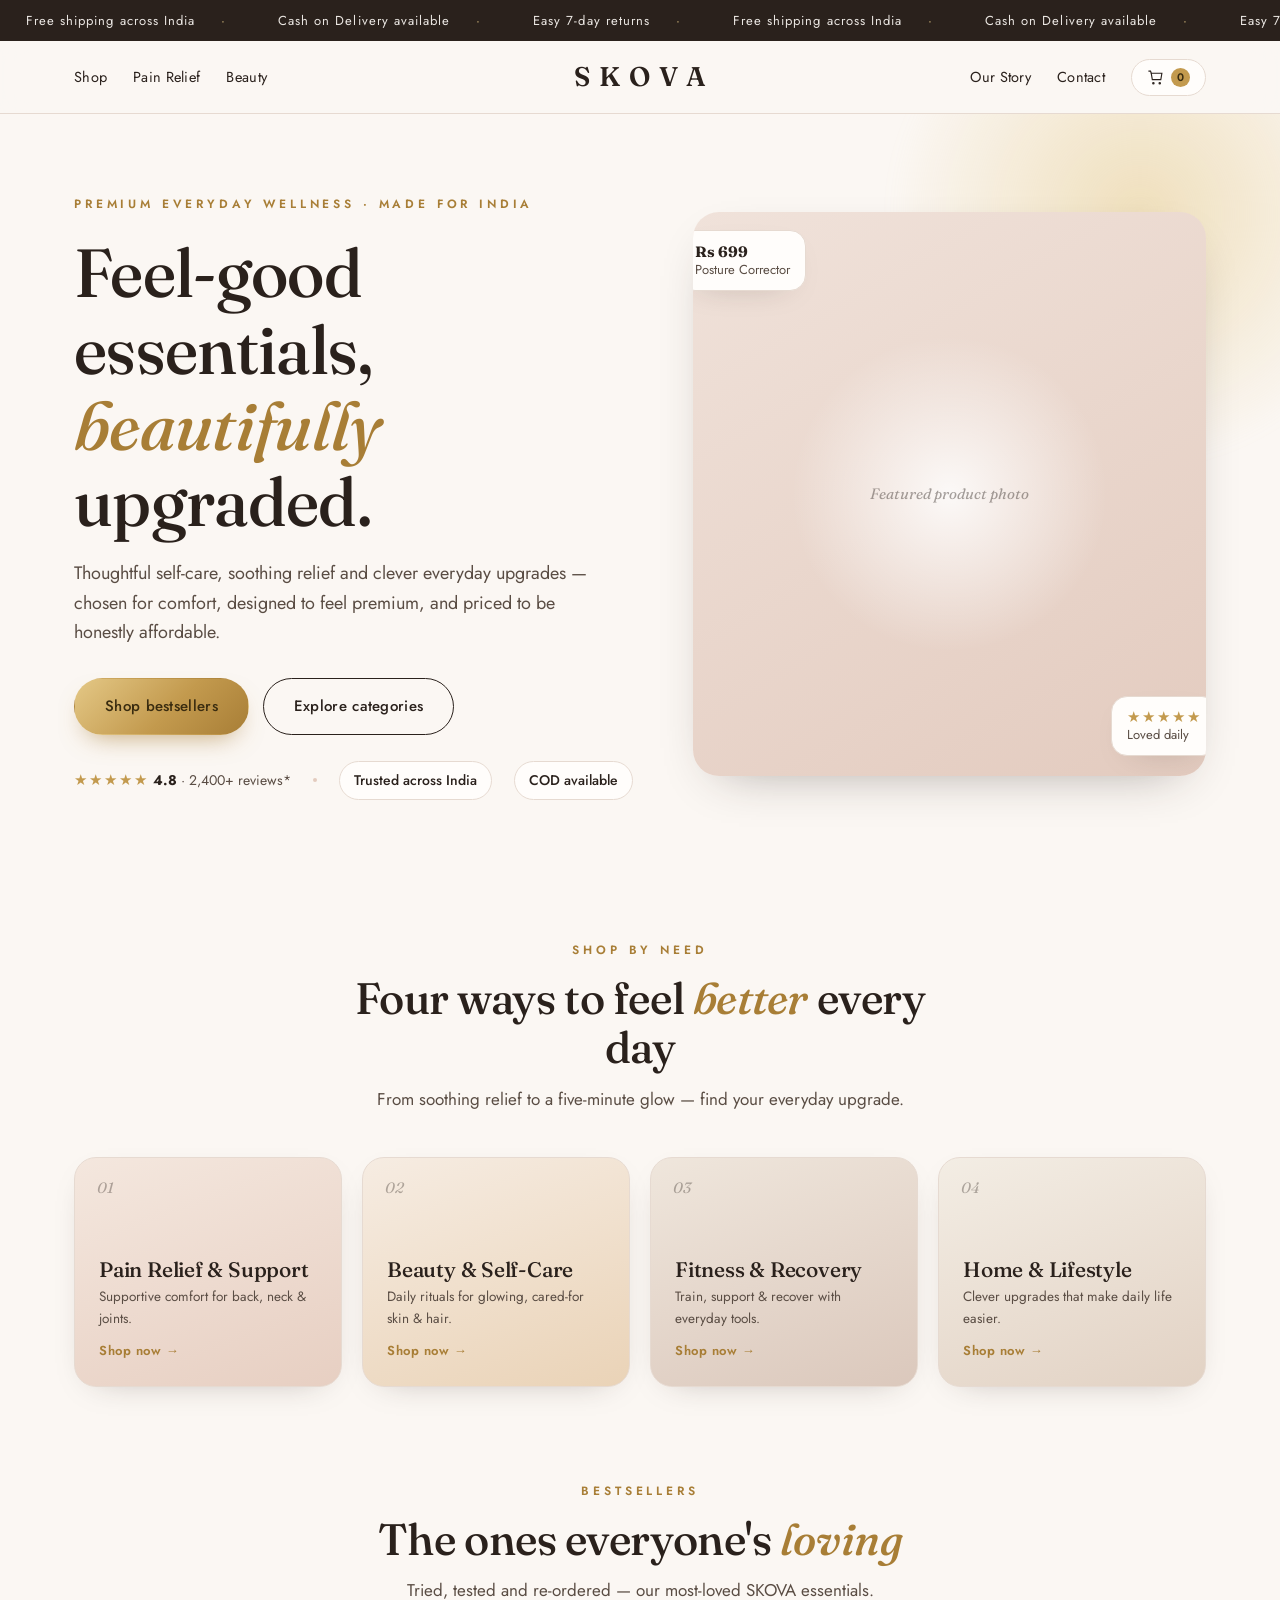
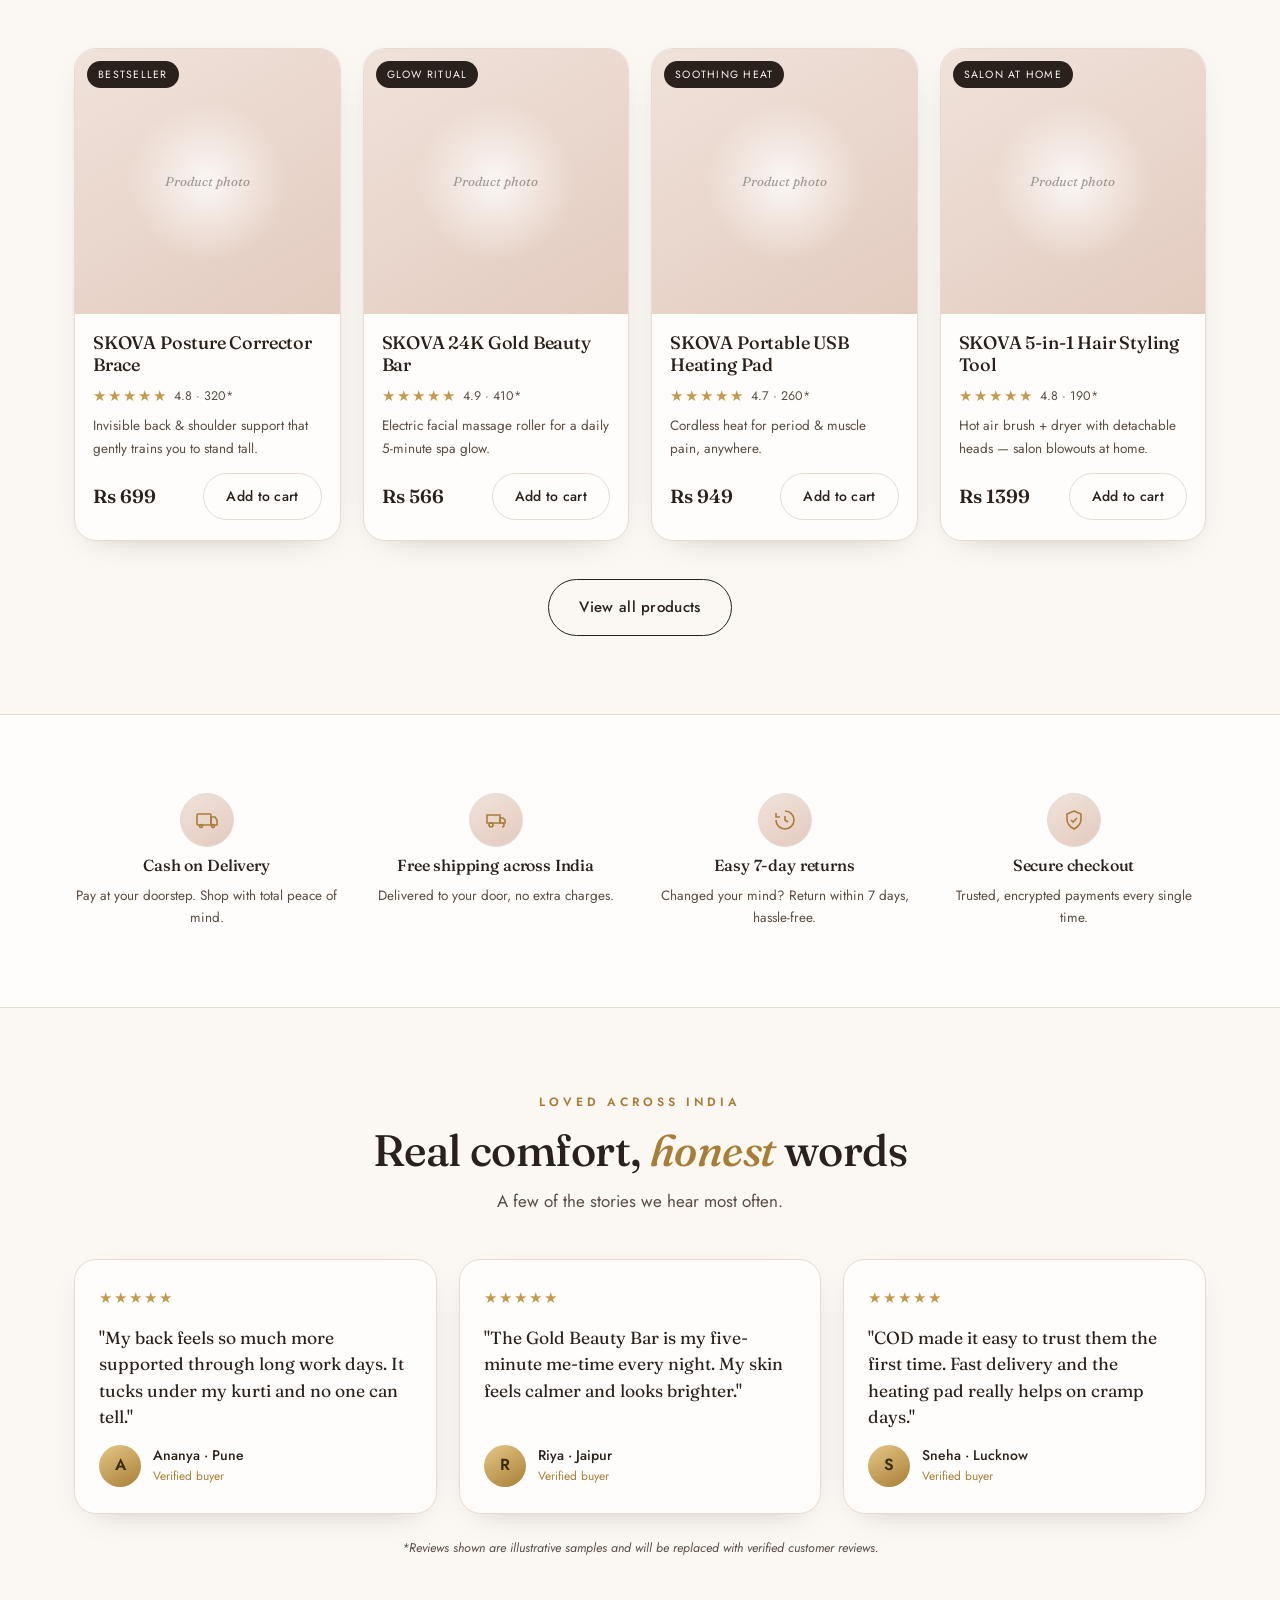
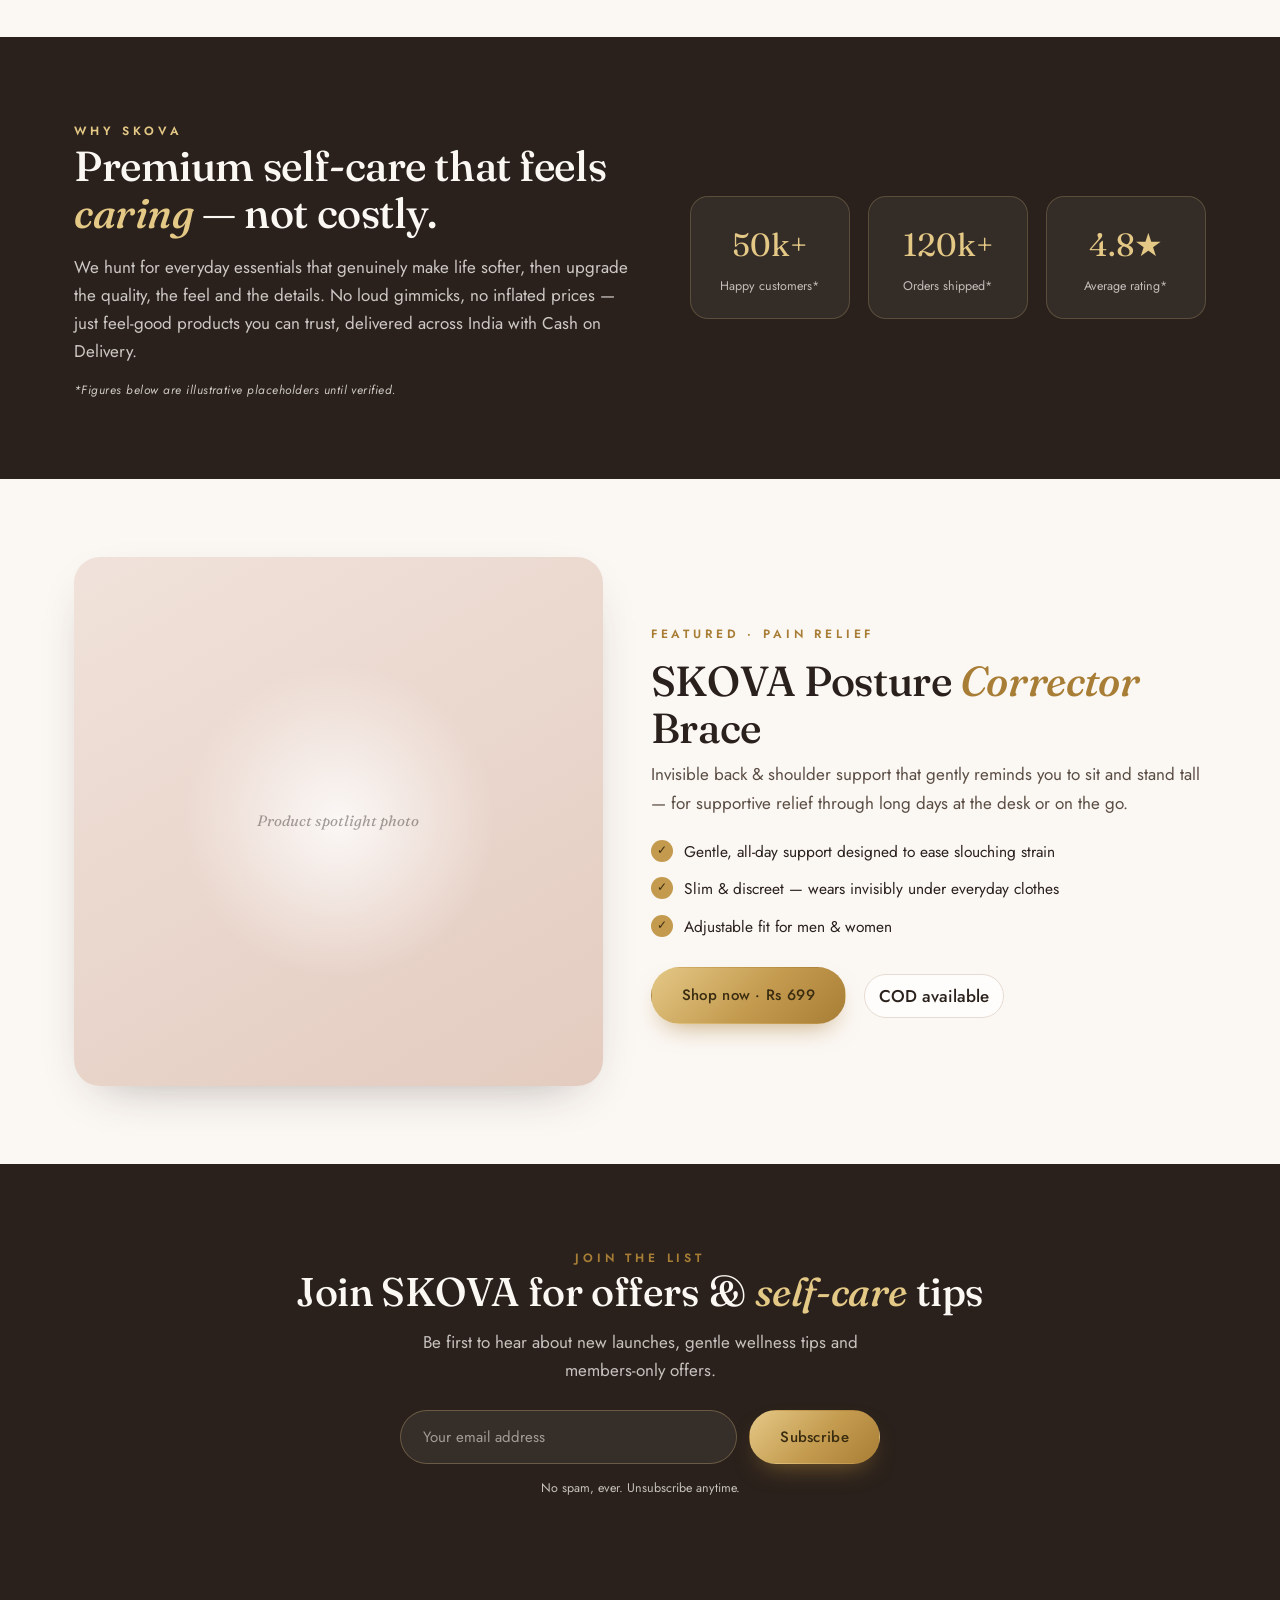
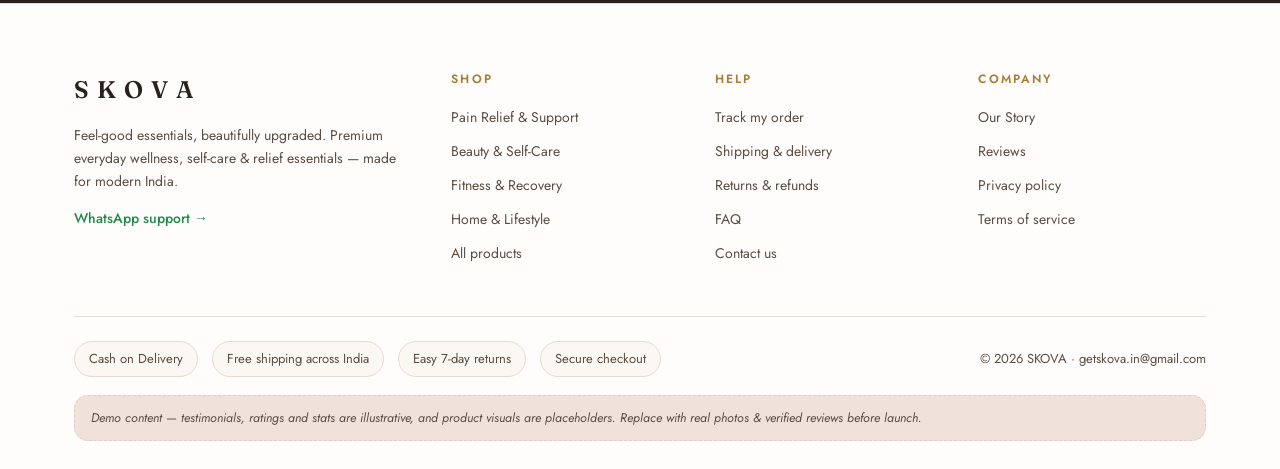
<file: index.html>
<!DOCTYPE html>
<html lang="en">
<head>
<meta charset="utf-8"/>
<meta name="viewport" content="width=device-width, initial-scale=1"/>
<title>SKOVA — Feel-good essentials, beautifully upgraded</title>
<meta name="description" content="SKOVA — premium everyday wellness, self-care & relief essentials for modern India. Cash on Delivery, free shipping across India, easy 7-day returns."/>
<style>
@import url('https://fonts.googleapis.com/css2?family=Fraunces:ital,opsz,wght@0,9..144,400;0,9..144,500;0,9..144,600;1,9..144,500;1,9..144,600&family=Jost:wght@300;400;500;600&display=swap');

/* ===================== DESIGN TOKENS ===================== */
:root{
  --porcelain:#FBF7F3;
  --porcelain-2:#FFFDFB;
  --cocoa:#2A211C;
  --cocoa-soft:#5A4D44;
  --gold:#C39A4E;
  --gold-light:#E4C886;
  --gold-deep:#A87E36;
  --blush:#F0E2DA;
  --nude:#E3CBBF;
  --hairline:#E6DAD1;
  --shadow:0 18px 50px -28px rgba(42,33,28,.45);
  --shadow-soft:0 10px 34px -22px rgba(42,33,28,.4);
  --radius:22px;
  --radius-lg:26px;
  --maxw:1180px;
  --serif:'Fraunces',Georgia,'Times New Roman',serif;
  --sans:'Jost','Inter',-apple-system,BlinkMacSystemFont,'Segoe UI',sans-serif;
}
*{box-sizing:border-box}
html{scroll-behavior:smooth}
body{
  margin:0;
  font-family:var(--sans);
  color:var(--cocoa);
  background:var(--porcelain);
  font-size:17px;
  line-height:1.65;
  -webkit-font-smoothing:antialiased;
  text-rendering:optimizeLegibility;
}
h1,h2,h3,h4{font-family:var(--serif);font-weight:500;line-height:1.12;margin:0;letter-spacing:-.01em}
p{margin:0}
a{color:inherit;text-decoration:none}
img{max-width:100%;display:block}
em{font-style:italic;color:var(--gold-deep)}
.wrap{max-width:var(--maxw);margin:0 auto;padding:0 24px}
.eyebrow{font-size:12px;letter-spacing:.32em;text-transform:uppercase;color:var(--gold-deep);font-weight:600}
.muted{color:var(--cocoa-soft)}
.center{text-align:center}

/* ===================== BUTTONS ===================== */
.btn{
  display:inline-flex;align-items:center;justify-content:center;gap:.5em;
  font-family:var(--sans);font-weight:500;font-size:15px;letter-spacing:.02em;
  padding:15px 30px;border-radius:44px;cursor:pointer;border:1px solid transparent;
  transition:transform .25s ease, box-shadow .25s ease, background .25s ease;
}
.btn:focus-visible{outline:2px solid var(--gold-deep);outline-offset:3px}
.btn-primary{
  color:#3a2c10;
  background:linear-gradient(135deg,var(--gold-light),var(--gold) 55%,var(--gold-deep));
  box-shadow:0 12px 26px -12px rgba(168,126,54,.7);
}
.btn-primary:hover{transform:translateY(-2px);box-shadow:0 18px 32px -12px rgba(168,126,54,.8)}
.btn-ghost{background:transparent;border:1px solid var(--cocoa);color:var(--cocoa)}
.btn-ghost:hover{background:var(--cocoa);color:var(--porcelain-2)}
.btn-light{background:var(--porcelain-2);border:1px solid var(--hairline);color:var(--cocoa)}
.btn-light:hover{transform:translateY(-2px);box-shadow:var(--shadow-soft)}
.btn-sm{padding:11px 22px;font-size:14px}

/* ===================== ANNOUNCEMENT MARQUEE ===================== */
.announce{background:var(--cocoa);color:var(--porcelain);overflow:hidden;font-size:13px;letter-spacing:.08em}
.marquee{display:flex;width:max-content;animation:marquee 34s linear infinite}
.marquee span{padding:10px 26px;white-space:nowrap;opacity:.92}
.marquee span::after{content:'·';margin-left:26px;color:var(--gold-light)}
@keyframes marquee{from{transform:translateX(0)}to{transform:translateX(-50%)}}

/* ===================== HEADER ===================== */
.header{position:sticky;top:0;z-index:50;background:rgba(251,247,243,.82);backdrop-filter:blur(14px);border-bottom:1px solid var(--hairline)}
.nav{display:grid;grid-template-columns:1fr auto 1fr;align-items:center;height:72px}
.nav-left,.nav-right{display:flex;align-items:center;gap:26px}
.nav-right{justify-content:flex-end}
.nav-left a,.nav-right a{font-size:14.5px;font-weight:400;letter-spacing:.02em;position:relative;transition:color .2s}
.nav-left a:hover,.nav-right a:hover{color:var(--gold-deep)}
.brand{font-family:var(--serif);font-weight:600;font-size:27px;letter-spacing:.34em;text-align:center;padding-left:.34em}
.cart{display:inline-flex;align-items:center;gap:7px;border:1px solid var(--hairline);border-radius:44px;padding:8px 15px;background:var(--porcelain-2)}
.cart .count{background:var(--gold);color:#3a2c10;font-size:11px;font-weight:600;width:19px;height:19px;border-radius:50%;display:inline-flex;align-items:center;justify-content:center}
.burger{display:none;flex-direction:column;gap:4px;background:none;border:0;cursor:pointer;padding:6px}
.burger span{width:22px;height:2px;background:var(--cocoa);border-radius:2px}

/* ===================== HERO ===================== */
.hero{position:relative;overflow:hidden;padding:74px 0 56px}
.hero::before{content:"";position:absolute;top:-160px;right:-120px;width:520px;height:520px;border-radius:50%;
  background:radial-gradient(circle,rgba(228,200,134,.5),rgba(228,200,134,0) 68%);filter:blur(8px);z-index:0}
.hero-grid{display:grid;grid-template-columns:1.05fr .95fr;gap:52px;align-items:center;position:relative;z-index:1}
.hero h1{font-size:clamp(40px,5.6vw,68px);margin:18px 0 20px}
.hero .sub{font-size:18px;max-width:30em;color:var(--cocoa-soft)}
.hero-cta{display:flex;gap:14px;flex-wrap:wrap;margin:30px 0 26px}
.trust-row{display:flex;align-items:center;gap:22px;flex-wrap:wrap;font-size:14px}
.stars{color:var(--gold);letter-spacing:2px;font-size:15px}
.trust-pill{display:inline-flex;align-items:center;gap:8px;border:1px solid var(--hairline);background:var(--porcelain-2);padding:7px 14px;border-radius:44px;font-weight:500}
.divider-dot{width:4px;height:4px;border-radius:50%;background:var(--nude)}

/* product visual placeholder */
.hero-visual{position:relative;aspect-ratio:4/4.4;border-radius:var(--radius-lg);
  background:linear-gradient(150deg,var(--blush),var(--nude));box-shadow:var(--shadow);overflow:hidden;
  display:flex;align-items:center;justify-content:center}
.hero-visual::after{content:"";position:absolute;width:62%;aspect-ratio:1;border-radius:50%;
  background:radial-gradient(circle,rgba(255,255,255,.85),rgba(255,255,255,0) 70%)}
.ph-label{position:relative;z-index:1;font-family:var(--serif);font-style:italic;color:rgba(42,33,28,.42);font-size:15px}
.float-badge{position:absolute;z-index:2;background:var(--porcelain-2);border:1px solid var(--hairline);border-radius:16px;
  padding:11px 15px;box-shadow:var(--shadow-soft);font-size:13px;line-height:1.3}
.float-badge.tl{top:18px;left:-14px}
.float-badge.br{bottom:20px;right:-12px}
.float-badge strong{font-family:var(--serif);font-size:15px}

/* ===================== SECTION SHELL ===================== */
section{position:relative}
.sec{padding:78px 0}
.sec-head{max-width:38em;margin:0 auto 44px}
.sec-head h2{font-size:clamp(30px,3.8vw,44px);margin:12px 0 12px}
.sec-head.left{margin-left:0;text-align:left}

/* ===================== CATEGORY GRID ===================== */
.cat-grid{display:grid;grid-template-columns:repeat(4,1fr);gap:20px}
.cat-card{position:relative;border-radius:var(--radius);padding:26px 24px 24px;min-height:230px;
  display:flex;flex-direction:column;justify-content:flex-end;border:1px solid var(--hairline);overflow:hidden;
  box-shadow:var(--shadow-soft);transition:transform .3s ease, box-shadow .3s ease}
.cat-card:hover{transform:translateY(-4px);box-shadow:var(--shadow)}
.cat-card .c-num{position:absolute;top:18px;left:22px;font-family:var(--serif);font-style:italic;color:rgba(42,33,28,.35);font-size:15px}
.cat-card h3{font-size:21px;margin-bottom:4px}
.cat-card .shop-now{margin-top:10px;font-size:13px;font-weight:600;letter-spacing:.04em;color:var(--gold-deep)}
.cat-1{background:linear-gradient(160deg,#F4E7DE,#E7CFC2)}
.cat-2{background:linear-gradient(160deg,#F6ECE2,#EAD3B7)}
.cat-3{background:linear-gradient(160deg,#EFE6DC,#DBC8BC)}
.cat-4{background:linear-gradient(160deg,#F3EDE4,#E2D2C4)}

/* ===================== PRODUCT CARDS ===================== */
.prod-grid{display:grid;grid-template-columns:repeat(4,1fr);gap:22px}
.card{background:var(--porcelain-2);border:1px solid var(--hairline);border-radius:var(--radius);overflow:hidden;
  display:flex;flex-direction:column;box-shadow:var(--shadow-soft);transition:transform .3s ease, box-shadow .3s ease}
.card:hover{transform:translateY(-5px);box-shadow:var(--shadow)}
.card-media{aspect-ratio:1/1;position:relative;display:flex;align-items:center;justify-content:center;
  background:linear-gradient(150deg,var(--blush),var(--nude))}
.card-media::after{content:"";position:absolute;width:60%;aspect-ratio:1;border-radius:50%;
  background:radial-gradient(circle,rgba(255,255,255,.8),rgba(255,255,255,0) 70%)}
.card-media .ph-label{font-size:13px}
.tag{position:absolute;top:12px;left:12px;z-index:1;background:var(--cocoa);color:var(--porcelain);font-size:10.5px;
  letter-spacing:.12em;text-transform:uppercase;padding:5px 11px;border-radius:44px}
.card-body{padding:18px 18px 20px;display:flex;flex-direction:column;gap:7px;flex:1}
.card-body .name{font-family:var(--serif);font-size:18px;line-height:1.25}
.card-rate{font-size:12.5px;color:var(--cocoa-soft);display:flex;align-items:center;gap:6px}
.card-desc{font-size:13.5px;color:var(--cocoa-soft);flex:1}
.card-foot{display:flex;align-items:center;justify-content:space-between;margin-top:6px}
.price{font-family:var(--serif);font-size:19px;font-weight:600}

/* ===================== BENEFITS ===================== */
.benefits{background:var(--porcelain-2);border-top:1px solid var(--hairline);border-bottom:1px solid var(--hairline)}
.ben-grid{display:grid;grid-template-columns:repeat(4,1fr);gap:24px}
.ben{display:flex;flex-direction:column;align-items:center;text-align:center;gap:10px}
.ben .ic{width:54px;height:54px;border-radius:50%;display:flex;align-items:center;justify-content:center;
  background:linear-gradient(150deg,var(--blush),var(--nude));border:1px solid var(--hairline)}
.ben .ic svg{width:24px;height:24px;stroke:var(--gold-deep);fill:none;stroke-width:1.6}
.ben h4{font-size:16px}
.ben p{font-size:13.5px;color:var(--cocoa-soft)}

/* ===================== TESTIMONIALS ===================== */
.tst-grid{display:grid;grid-template-columns:repeat(3,1fr);gap:22px}
.tst{background:var(--porcelain-2);border:1px solid var(--hairline);border-radius:var(--radius);padding:26px 24px;
  box-shadow:var(--shadow-soft);display:flex;flex-direction:column;gap:14px}
.tst .quote{font-family:var(--serif);font-size:17.5px;line-height:1.5}
.tst-foot{display:flex;align-items:center;gap:12px;margin-top:auto}
.avatar{width:42px;height:42px;border-radius:50%;background:linear-gradient(150deg,var(--gold-light),var(--gold-deep));
  color:#3a2c10;font-weight:600;display:flex;align-items:center;justify-content:center;font-size:16px}
.tst-foot .who{font-size:14px;font-weight:500}
.tst-foot .verified{font-size:12px;color:var(--gold-deep)}

/* ===================== WHY BAND (dark) ===================== */
.band{background:var(--cocoa);color:var(--porcelain)}
.band .eyebrow{color:var(--gold-light)}
.band em{color:var(--gold-light)}
.why-grid{display:grid;grid-template-columns:1.1fr 1fr;gap:48px;align-items:center}
.why-grid h2{font-size:clamp(28px,3.6vw,42px);color:var(--porcelain)}
.why-grid p{color:rgba(251,247,243,.78);margin-top:16px}
.stats{display:grid;grid-template-columns:repeat(3,1fr);gap:18px}
.stat{background:rgba(251,247,243,.05);border:1px solid rgba(228,200,134,.22);border-radius:18px;padding:22px 18px;text-align:center}
.stat .num{font-family:var(--serif);font-size:32px;color:var(--gold-light)}
.stat .lbl{font-size:12.5px;color:rgba(251,247,243,.72);margin-top:4px}
.illus-note{font-size:12px;letter-spacing:.04em;color:rgba(251,247,243,.5);margin-top:16px;font-style:italic}

/* ===================== SPOTLIGHT ===================== */
.spot{display:grid;grid-template-columns:1fr 1.05fr;gap:48px;align-items:center}
.spot-visual{aspect-ratio:1/1;border-radius:var(--radius-lg);background:linear-gradient(150deg,var(--blush),var(--nude));
  box-shadow:var(--shadow);display:flex;align-items:center;justify-content:center;position:relative;overflow:hidden}
.spot-visual::after{content:"";position:absolute;width:60%;aspect-ratio:1;border-radius:50%;
  background:radial-gradient(circle,rgba(255,255,255,.82),rgba(255,255,255,0) 70%)}
.spot ul{list-style:none;padding:0;margin:22px 0 28px;display:flex;flex-direction:column;gap:12px}
.spot li{display:flex;gap:11px;align-items:flex-start;font-size:15.5px}
.spot li .chk{flex:none;width:22px;height:22px;border-radius:50%;background:var(--gold);color:#3a2c10;
  display:flex;align-items:center;justify-content:center;font-size:12px;margin-top:1px}

/* ===================== NEWSLETTER ===================== */
.news{background:var(--cocoa);color:var(--porcelain);text-align:center}
.news h2{color:var(--porcelain);font-size:clamp(28px,3.6vw,40px)}
.news em{color:var(--gold-light)}
.news p{color:rgba(251,247,243,.75);margin:14px auto 26px;max-width:30em}
.news-form{display:flex;gap:12px;max-width:480px;margin:0 auto;flex-wrap:wrap;justify-content:center}
.news-form input{flex:1;min-width:220px;padding:15px 22px;border-radius:44px;border:1px solid rgba(228,200,134,.3);
  background:rgba(251,247,243,.06);color:var(--porcelain);font-family:var(--sans);font-size:15px}
.news-form input::placeholder{color:rgba(251,247,243,.55)}
.news-form input:focus{outline:2px solid var(--gold-light);outline-offset:2px}
.no-spam{font-size:12.5px;color:rgba(251,247,243,.55);margin-top:14px}

/* ===================== FOOTER ===================== */
.footer{background:var(--porcelain-2);border-top:1px solid var(--hairline);padding:66px 0 28px}
.foot-grid{display:grid;grid-template-columns:1.5fr 1fr 1fr 1fr;gap:36px}
.foot-brand .brand{text-align:left;padding:0;font-size:24px;margin-bottom:14px}
.foot-brand p{font-size:14px;color:var(--cocoa-soft);max-width:26em}
.foot-col h5{font-family:var(--sans);font-size:12px;letter-spacing:.18em;text-transform:uppercase;color:var(--gold-deep);margin:0 0 16px;font-weight:600}
.foot-col a{display:block;font-size:14px;color:var(--cocoa-soft);margin-bottom:11px;transition:color .2s}
.foot-col a:hover{color:var(--cocoa)}
.foot-note{display:flex;gap:14px;flex-wrap:wrap;align-items:center;margin-top:40px;padding-top:24px;border-top:1px solid var(--hairline);font-size:13px;color:var(--cocoa-soft)}
.foot-note .pill{border:1px solid var(--hairline);border-radius:44px;padding:6px 14px;background:var(--porcelain)}
.wa{color:#1f8a4c;font-weight:500}
.demo-note{margin-top:18px;font-size:12.5px;color:var(--cocoa-soft);background:var(--blush);border:1px dashed var(--nude);
  border-radius:14px;padding:12px 16px;font-style:italic}

/* ===================== ANIMATION ===================== */
.fade-up{opacity:0;transform:translateY(22px);animation:fadeUp .9s ease forwards}
.fade-up.d1{animation-delay:.08s}
.fade-up.d2{animation-delay:.16s}
.fade-up.d3{animation-delay:.24s}
@keyframes fadeUp{to{opacity:1;transform:none}}

/* ===================== RESPONSIVE ===================== */
@media(max-width:900px){
  body{font-size:16px}
  .nav{grid-template-columns:auto 1fr auto;height:64px}
  .nav-left{gap:14px}
  .nav-left a:not(.burger){display:none}
  .burger{display:flex}
  .brand{font-size:23px}
  .nav-right a:not(.cart){display:none}
  .hero-grid,.why-grid,.spot{grid-template-columns:1fr;gap:34px}
  .hero-visual{max-width:420px;margin:0 auto;width:100%}
  .cat-grid{grid-template-columns:repeat(2,1fr)}
  .prod-grid{grid-template-columns:repeat(2,1fr)}
  .ben-grid{grid-template-columns:repeat(2,1fr);gap:30px 18px}
  .tst-grid{grid-template-columns:1fr}
  .stats{grid-template-columns:repeat(3,1fr);gap:10px}
  .foot-grid{grid-template-columns:1fr 1fr;gap:30px}
  .sec{padding:58px 0}
  .float-badge.tl{left:6px}.float-badge.br{right:6px}
}
@media(max-width:540px){
  .cat-grid,.prod-grid{grid-template-columns:1fr}
  .foot-grid{grid-template-columns:1fr}
  .stat .num{font-size:26px}
}
@media(prefers-reduced-motion:reduce){
  *{animation-duration:.001ms !important;animation-iteration-count:1 !important;scroll-behavior:auto}
  .fade-up{opacity:1;transform:none}
}
</style>
</head>
<body>

<!-- ===== 1. ANNOUNCEMENT MARQUEE ===== -->
<div class="announce" role="region" aria-label="Store announcements">
  <div class="marquee" aria-hidden="false">
    <span>Free shipping across India</span><span>Cash on Delivery available</span><span>Easy 7-day returns</span>
    <span>Free shipping across India</span><span>Cash on Delivery available</span><span>Easy 7-day returns</span>
  </div>
</div>

<!-- ===== 2. STICKY HEADER ===== -->
<header class="header">
  <div class="wrap">
    <nav class="nav" aria-label="Primary">
      <div class="nav-left">
        <button class="burger" aria-label="Open menu" aria-expanded="false"><span></span><span></span><span></span></button>
        <a href="#shop">Shop</a>
        <a href="#categories">Pain Relief</a>
        <a href="#categories">Beauty</a>
      </div>
      <a href="#top" class="brand" aria-label="SKOVA home">SKOVA</a>
      <div class="nav-right">
        <a href="#story">Our Story</a>
        <a href="#contact">Contact</a>
        <a href="#cart" class="cart" aria-label="Cart, 0 items">
          <svg width="17" height="17" viewBox="0 0 24 24" fill="none" stroke="currentColor" stroke-width="1.6" aria-hidden="true"><path d="M6 6h15l-1.5 9h-12z"/><circle cx="9" cy="20" r="1"/><circle cx="18" cy="20" r="1"/><path d="M6 6 5 3H2"/></svg>
          <span class="count">0</span>
        </a>
      </div>
    </nav>
  </div>
</header>

<main id="top">

<!-- ===== 3. HERO ===== -->
<section class="hero">
  <div class="wrap hero-grid">
    <div class="hero-copy fade-up">
      <span class="eyebrow">Premium everyday wellness · Made for India</span>
      <h1>Feel-good essentials, <em>beautifully</em> upgraded.</h1>
      <p class="sub">Thoughtful self-care, soothing relief and clever everyday upgrades — chosen for comfort, designed to feel premium, and priced to be honestly affordable.</p>
      <div class="hero-cta">
        <a href="#shop" class="btn btn-primary">Shop bestsellers</a>
        <a href="#categories" class="btn btn-ghost">Explore categories</a>
      </div>
      <div class="trust-row">
        <span><span class="stars" aria-hidden="true">★★★★★</span> <strong>4.8</strong> <span class="muted">· 2,400+ reviews*</span></span>
        <span class="divider-dot" aria-hidden="true"></span>
        <span class="trust-pill">Trusted across India</span>
        <span class="trust-pill">COD available</span>
      </div>
    </div>
    <div class="hero-visual fade-up d1" role="img" aria-label="SKOVA featured wellness product, photo coming soon">
      <!-- replace with real product photo -->
      <span class="ph-label">Featured product photo</span>
      <div class="float-badge tl"><strong>Rs 699</strong><br/><span class="muted">Posture Corrector</span></div>
      <div class="float-badge br"><span class="stars" aria-hidden="true">★★★★★</span><br/><span class="muted">Loved daily</span></div>
    </div>
  </div>
</section>

<!-- ===== 4. CATEGORY GRID ===== -->
<section class="sec" id="categories">
  <div class="wrap">
    <div class="sec-head center fade-up">
      <span class="eyebrow">Shop by need</span>
      <h2>Four ways to feel <em>better</em> every day</h2>
      <p class="muted">From soothing relief to a five-minute glow — find your everyday upgrade.</p>
    </div>
    <div class="cat-grid">
      <a href="#shop" class="cat-card cat-1 fade-up"><span class="c-num">01</span><h3>Pain Relief &amp; Support</h3><p class="muted" style="font-size:13.5px">Supportive comfort for back, neck &amp; joints.</p><span class="shop-now">Shop now →</span></a>
      <a href="#shop" class="cat-card cat-2 fade-up d1"><span class="c-num">02</span><h3>Beauty &amp; Self-Care</h3><p class="muted" style="font-size:13.5px">Daily rituals for glowing, cared-for skin &amp; hair.</p><span class="shop-now">Shop now →</span></a>
      <a href="#shop" class="cat-card cat-3 fade-up d2"><span class="c-num">03</span><h3>Fitness &amp; Recovery</h3><p class="muted" style="font-size:13.5px">Train, support &amp; recover with everyday tools.</p><span class="shop-now">Shop now →</span></a>
      <a href="#shop" class="cat-card cat-4 fade-up d3"><span class="c-num">04</span><h3>Home &amp; Lifestyle</h3><p class="muted" style="font-size:13.5px">Clever upgrades that make daily life easier.</p><span class="shop-now">Shop now →</span></a>
    </div>
  </div>
</section>

<!-- ===== 5. BESTSELLERS ===== -->
<section class="sec" id="shop" style="padding-top:10px">
  <div class="wrap">
    <div class="sec-head center fade-up">
      <span class="eyebrow">Bestsellers</span>
      <h2>The ones everyone's <em>loving</em></h2>
      <p class="muted">Tried, tested and re-ordered — our most-loved SKOVA essentials.</p>
    </div>
    <div class="prod-grid">

      <article class="card fade-up">
        <div class="card-media"><span class="tag">Bestseller</span>
          <!-- replace with real product photo --><span class="ph-label">Product photo</span></div>
        <div class="card-body">
          <h3 class="name">SKOVA Posture Corrector Brace</h3>
          <span class="card-rate"><span class="stars" aria-hidden="true">★★★★★</span> 4.8 · 320*</span>
          <p class="card-desc">Invisible back &amp; shoulder support that gently trains you to stand tall.</p>
          <div class="card-foot"><span class="price">Rs 699</span><a href="#" class="btn btn-light btn-sm">Add to cart</a></div>
        </div>
      </article>

      <article class="card fade-up d1">
        <div class="card-media"><span class="tag">Glow ritual</span>
          <!-- replace with real product photo --><span class="ph-label">Product photo</span></div>
        <div class="card-body">
          <h3 class="name">SKOVA 24K Gold Beauty Bar</h3>
          <span class="card-rate"><span class="stars" aria-hidden="true">★★★★★</span> 4.9 · 410*</span>
          <p class="card-desc">Electric facial massage roller for a daily 5-minute spa glow.</p>
          <div class="card-foot"><span class="price">Rs 566</span><a href="#" class="btn btn-light btn-sm">Add to cart</a></div>
        </div>
      </article>

      <article class="card fade-up d2">
        <div class="card-media"><span class="tag">Soothing heat</span>
          <!-- replace with real product photo --><span class="ph-label">Product photo</span></div>
        <div class="card-body">
          <h3 class="name">SKOVA Portable USB Heating Pad</h3>
          <span class="card-rate"><span class="stars" aria-hidden="true">★★★★★</span> 4.7 · 260*</span>
          <p class="card-desc">Cordless heat for period &amp; muscle pain, anywhere.</p>
          <div class="card-foot"><span class="price">Rs 949</span><a href="#" class="btn btn-light btn-sm">Add to cart</a></div>
        </div>
      </article>

      <article class="card fade-up d3">
        <div class="card-media"><span class="tag">Salon at home</span>
          <!-- replace with real product photo --><span class="ph-label">Product photo</span></div>
        <div class="card-body">
          <h3 class="name">SKOVA 5-in-1 Hair Styling Tool</h3>
          <span class="card-rate"><span class="stars" aria-hidden="true">★★★★★</span> 4.8 · 190*</span>
          <p class="card-desc">Hot air brush + dryer with detachable heads — salon blowouts at home.</p>
          <div class="card-foot"><span class="price">Rs 1399</span><a href="#" class="btn btn-light btn-sm">Add to cart</a></div>
        </div>
      </article>

    </div>
    <div class="center" style="margin-top:38px"><a href="#shop" class="btn btn-ghost">View all products</a></div>
  </div>
</section>

<!-- ===== 6. BENEFITS ROW ===== -->
<section class="benefits sec">
  <div class="wrap ben-grid">
    <div class="ben fade-up">
      <span class="ic"><svg viewBox="0 0 24 24" aria-hidden="true"><rect x="2" y="6" width="14" height="11" rx="1"/><path d="M16 9h4l2 3v5h-6z"/><circle cx="6" cy="18" r="1.5"/><circle cx="18" cy="18" r="1.5"/></svg></span>
      <h4>Cash on Delivery</h4><p>Pay at your doorstep. Shop with total peace of mind.</p>
    </div>
    <div class="ben fade-up d1">
      <span class="ic"><svg viewBox="0 0 24 24" aria-hidden="true"><path d="M3 7h13v8H3z"/><path d="M16 10h3l2 2v3h-5z"/><path d="M7 19a2 2 0 1 0 0-4 2 2 0 0 0 0 4zM18 19a2 2 0 1 0 0-4"/></svg></span>
      <h4>Free shipping across India</h4><p>Delivered to your door, no extra charges.</p>
    </div>
    <div class="ben fade-up d2">
      <span class="ic"><svg viewBox="0 0 24 24" aria-hidden="true"><path d="M3 12a9 9 0 1 0 9-9"/><path d="M3 5v4h4"/><path d="M12 8v4l3 2"/></svg></span>
      <h4>Easy 7-day returns</h4><p>Changed your mind? Return within 7 days, hassle-free.</p>
    </div>
    <div class="ben fade-up d3">
      <span class="ic"><svg viewBox="0 0 24 24" aria-hidden="true"><path d="M12 3l7 3v5c0 4.5-3 8-7 10-4-2-7-5.5-7-10V6z"/><path d="M9 12l2 2 4-4"/></svg></span>
      <h4>Secure checkout</h4><p>Trusted, encrypted payments every single time.</p>
    </div>
  </div>
</section>

<!-- ===== 7. TESTIMONIALS ===== -->
<section class="sec">
  <div class="wrap">
    <div class="sec-head center fade-up">
      <span class="eyebrow">Loved across India</span>
      <h2>Real comfort, <em>honest</em> words</h2>
      <p class="muted">A few of the stories we hear most often.</p>
    </div>
    <div class="tst-grid">
      <article class="tst fade-up">
        <span class="stars" aria-hidden="true">★★★★★</span>
        <p class="quote">"My back feels so much more supported through long work days. It tucks under my kurti and no one can tell."</p>
        <div class="tst-foot"><span class="avatar" aria-hidden="true">A</span><div><div class="who">Ananya · Pune</div><div class="verified">Verified buyer</div></div></div>
      </article>
      <article class="tst fade-up d1">
        <span class="stars" aria-hidden="true">★★★★★</span>
        <p class="quote">"The Gold Beauty Bar is my five-minute me-time every night. My skin feels calmer and looks brighter."</p>
        <div class="tst-foot"><span class="avatar" aria-hidden="true">R</span><div><div class="who">Riya · Jaipur</div><div class="verified">Verified buyer</div></div></div>
      </article>
      <article class="tst fade-up d2">
        <span class="stars" aria-hidden="true">★★★★★</span>
        <p class="quote">"COD made it easy to trust them the first time. Fast delivery and the heating pad really helps on cramp days."</p>
        <div class="tst-foot"><span class="avatar" aria-hidden="true">S</span><div><div class="who">Sneha · Lucknow</div><div class="verified">Verified buyer</div></div></div>
      </article>
    </div>
    <p class="center muted" style="font-size:12.5px;margin-top:24px;font-style:italic">*Reviews shown are illustrative samples and will be replaced with verified customer reviews.</p>
  </div>
</section>

<!-- ===== 8. WHY SKOVA BAND ===== -->
<section class="band sec">
  <div class="wrap why-grid">
    <div class="fade-up">
      <span class="eyebrow">Why SKOVA</span>
      <h2>Premium self-care that feels <em>caring</em> — not costly.</h2>
      <p>We hunt for everyday essentials that genuinely make life softer, then upgrade the quality, the feel and the details. No loud gimmicks, no inflated prices — just feel-good products you can trust, delivered across India with Cash on Delivery.</p>
      <p class="illus-note">*Figures below are illustrative placeholders until verified.</p>
    </div>
    <div class="stats fade-up d1">
      <div class="stat"><div class="num">50k+</div><div class="lbl">Happy customers*</div></div>
      <div class="stat"><div class="num">120k+</div><div class="lbl">Orders shipped*</div></div>
      <div class="stat"><div class="num">4.8★</div><div class="lbl">Average rating*</div></div>
    </div>
  </div>
</section>

<!-- ===== 9. FEATURED SPOTLIGHT ===== -->
<section class="sec">
  <div class="wrap spot">
    <div class="spot-visual fade-up" role="img" aria-label="SKOVA Posture Corrector Brace, photo coming soon">
      <!-- replace with real product photo --><span class="ph-label">Product spotlight photo</span>
    </div>
    <div class="fade-up d1">
      <span class="eyebrow">Featured · Pain Relief</span>
      <h2 style="font-size:clamp(28px,3.6vw,42px);margin:12px 0 8px">SKOVA Posture <em>Corrector</em> Brace</h2>
      <p class="muted">Invisible back &amp; shoulder support that gently reminds you to sit and stand tall — for supportive relief through long days at the desk or on the go.</p>
      <ul>
        <li><span class="chk" aria-hidden="true">✓</span> Gentle, all-day support designed to ease slouching strain</li>
        <li><span class="chk" aria-hidden="true">✓</span> Slim &amp; discreet — wears invisibly under everyday clothes</li>
        <li><span class="chk" aria-hidden="true">✓</span> Adjustable fit for men &amp; women</li>
      </ul>
      <div style="display:flex;align-items:center;gap:18px;flex-wrap:wrap">
        <a href="#" class="btn btn-primary">Shop now · Rs 699</a>
        <span class="trust-pill">COD available</span>
      </div>
    </div>
  </div>
</section>

<!-- ===== 10. NEWSLETTER ===== -->
<section class="news sec">
  <div class="wrap">
    <div class="fade-up">
      <span class="eyebrow">Join the list</span>
      <h2>Join SKOVA for offers &amp; <em>self-care</em> tips</h2>
      <p>Be first to hear about new launches, gentle wellness tips and members-only offers.</p>
      <form class="news-form" onsubmit="return false" aria-label="Newsletter signup">
        <label for="news-email" style="position:absolute;left:-9999px">Email address</label>
        <input id="news-email" type="email" placeholder="Your email address" autocomplete="email"/>
        <button type="submit" class="btn btn-primary">Subscribe</button>
      </form>
      <p class="no-spam">No spam, ever. Unsubscribe anytime.</p>
    </div>
  </div>
</section>

</main>

<!-- ===== 11. FOOTER ===== -->
<footer class="footer" id="contact">
  <div class="wrap">
    <div class="foot-grid">
      <div class="foot-brand">
        <div class="brand">SKOVA</div>
        <p>Feel-good essentials, beautifully upgraded. Premium everyday wellness, self-care &amp; relief essentials — made for modern India.</p>
        <p style="margin-top:14px"><a href="https://wa.me/910000000000" class="wa">WhatsApp support →</a></p>
      </div>
      <div class="foot-col">
        <h5>Shop</h5>
        <a href="#shop">Pain Relief &amp; Support</a>
        <a href="#shop">Beauty &amp; Self-Care</a>
        <a href="#shop">Fitness &amp; Recovery</a>
        <a href="#shop">Home &amp; Lifestyle</a>
        <a href="#shop">All products</a>
      </div>
      <div class="foot-col">
        <h5>Help</h5>
        <a href="#">Track my order</a>
        <a href="#">Shipping &amp; delivery</a>
        <a href="#">Returns &amp; refunds</a>
        <a href="#">FAQ</a>
        <a href="#contact">Contact us</a>
      </div>
      <div class="foot-col">
        <h5>Company</h5>
        <a href="#story">Our Story</a>
        <a href="#">Reviews</a>
        <a href="#">Privacy policy</a>
        <a href="#">Terms of service</a>
      </div>
    </div>
    <div class="foot-note">
      <span class="pill">Cash on Delivery</span>
      <span class="pill">Free shipping across India</span>
      <span class="pill">Easy 7-day returns</span>
      <span class="pill">Secure checkout</span>
      <span style="margin-left:auto">© 2026 SKOVA · getskova.in@gmail.com</span>
    </div>
    <p class="demo-note">Demo content — testimonials, ratings and stats are illustrative, and product visuals are placeholders. Replace with real photos &amp; verified reviews before launch.</p>
  </div>
</footer>

</body>
</html>
</file>
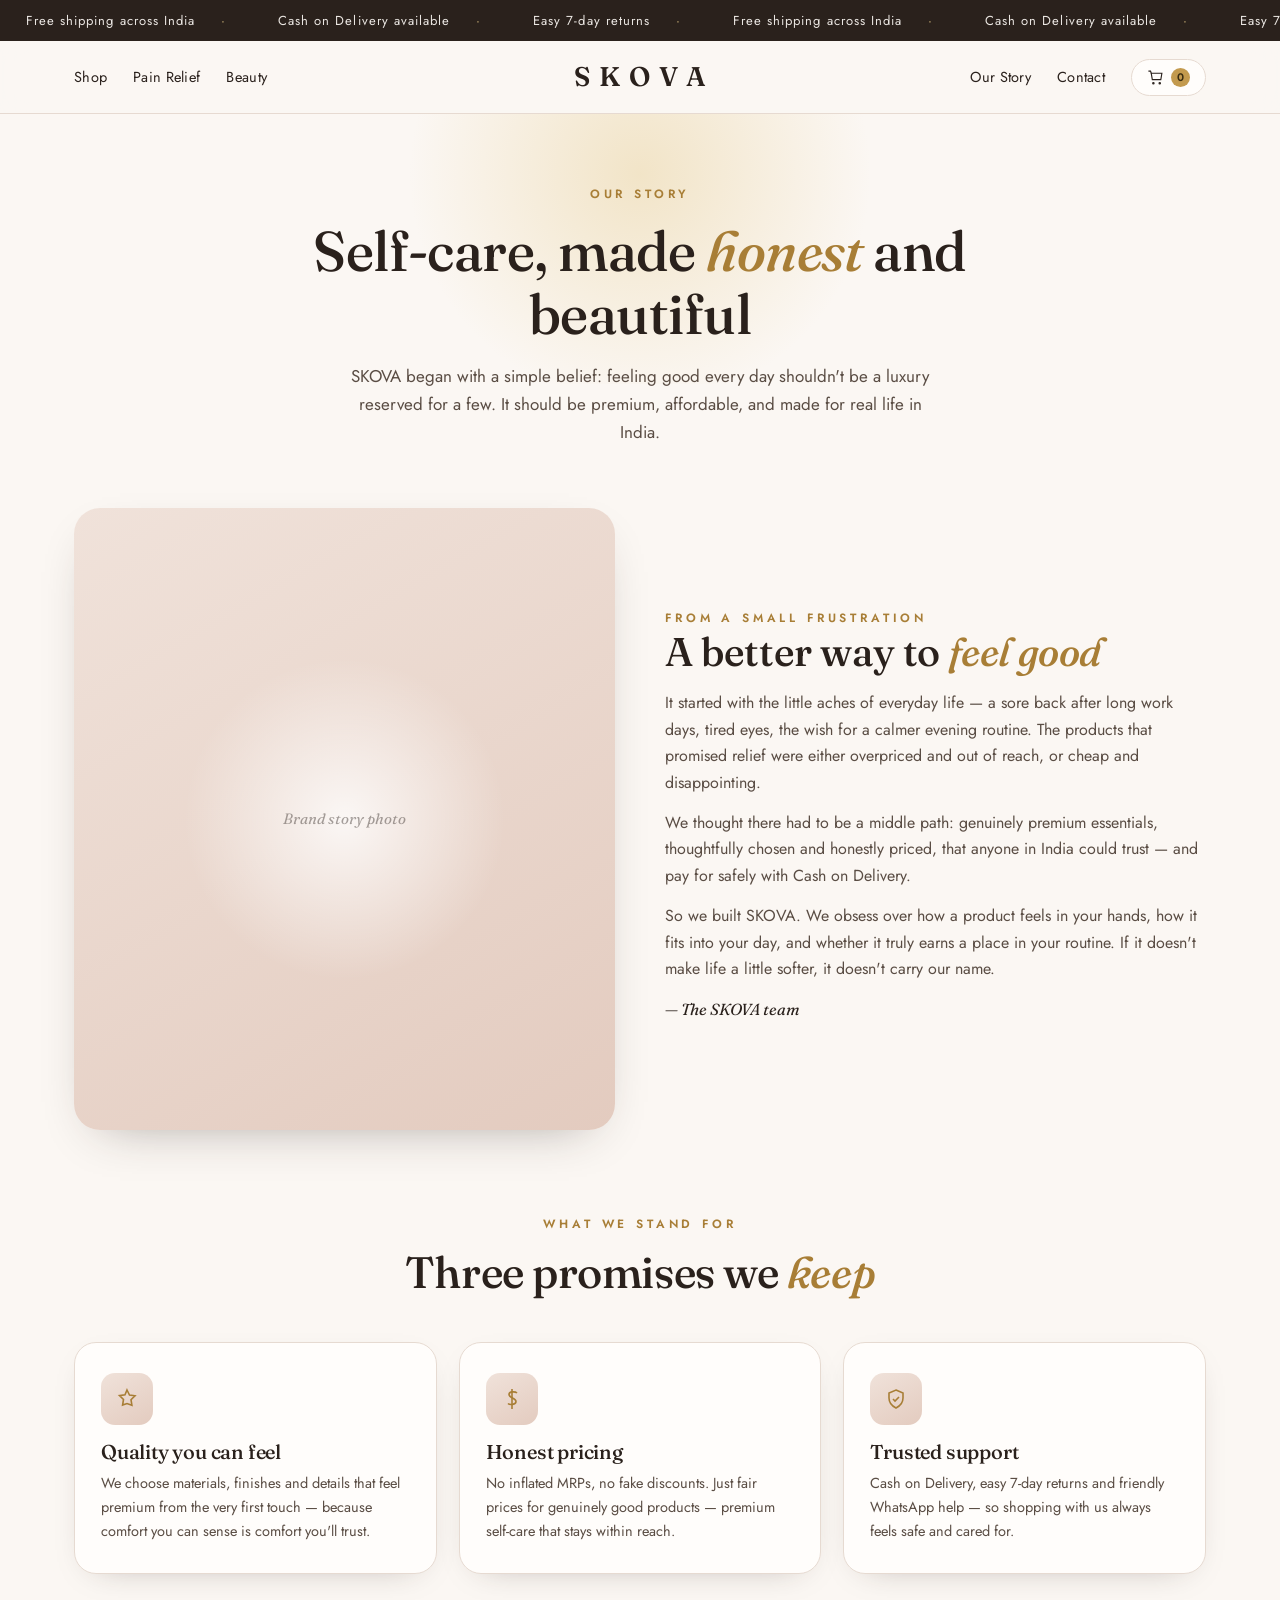
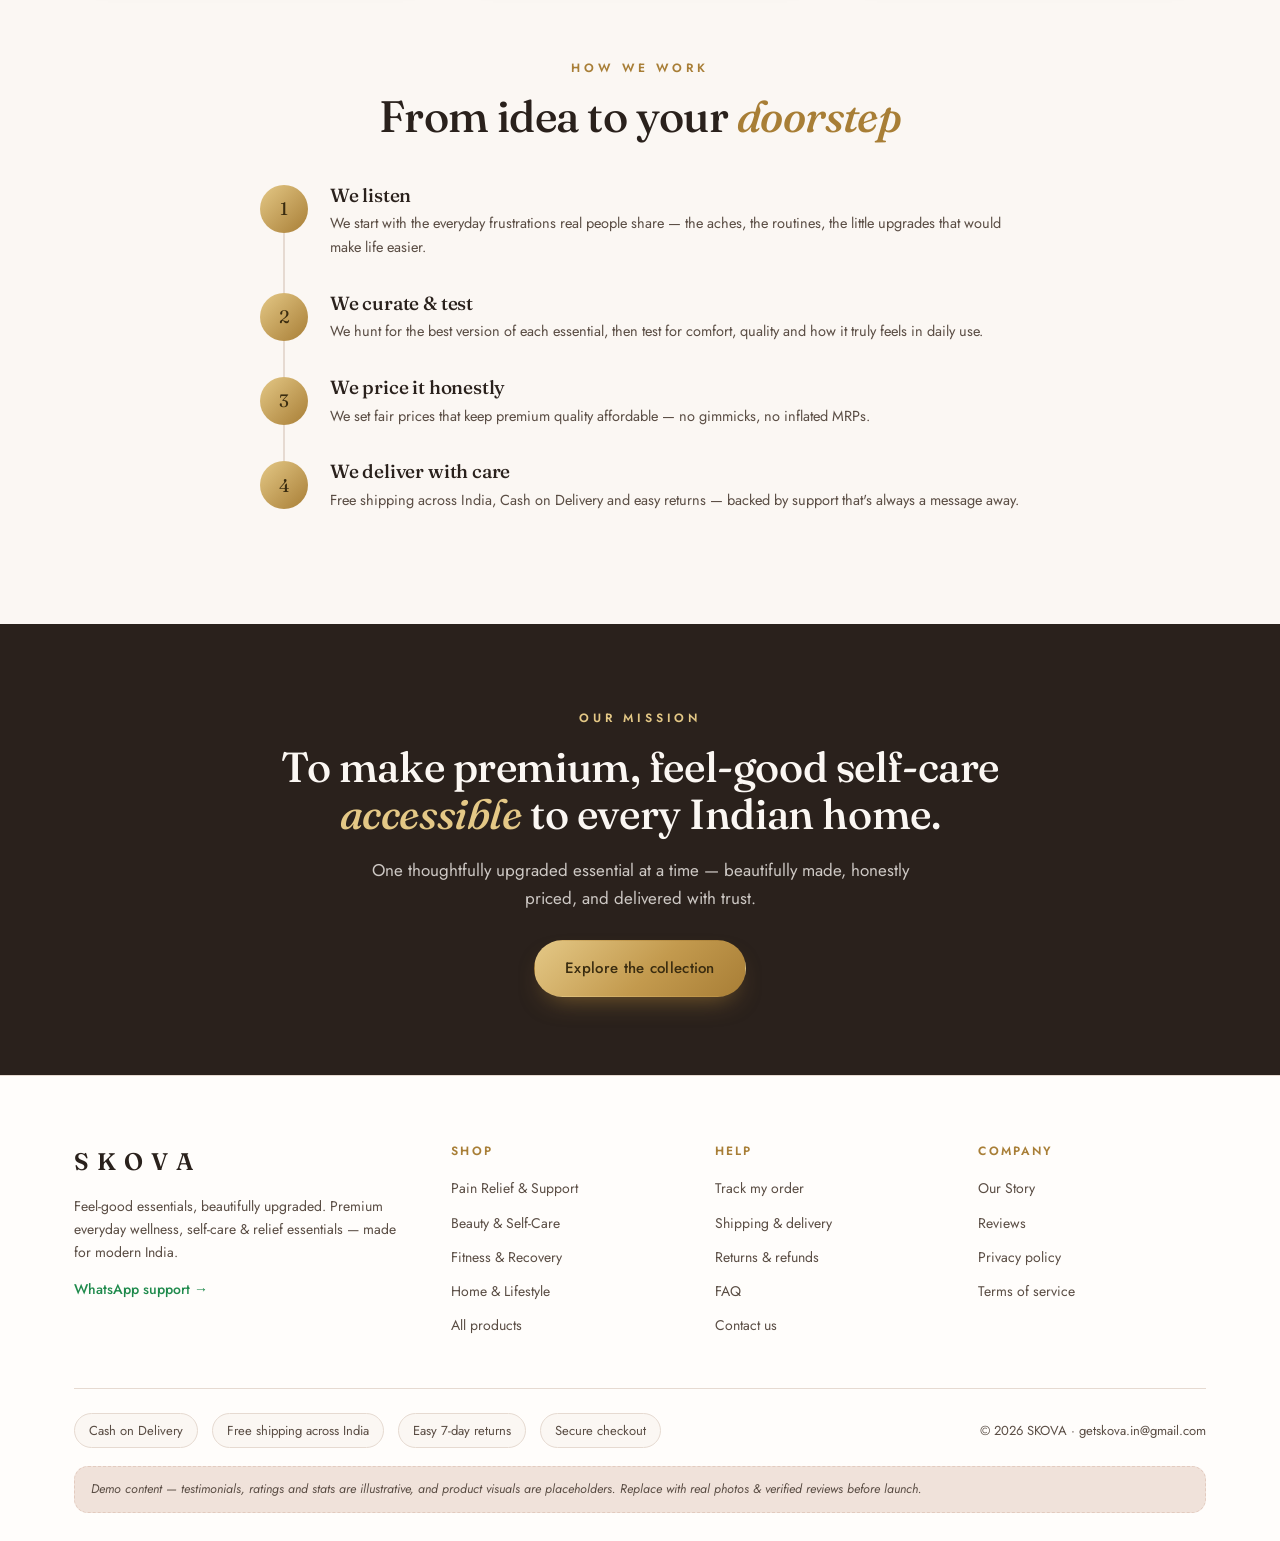
<file: about.html>
<!DOCTYPE html>
<html lang="en">
<head>
<meta charset="utf-8"/>
<meta name="viewport" content="width=device-width, initial-scale=1"/>
<title>Our Story — SKOVA</title>
<meta name="description" content="The SKOVA story — premium, honest self-care made for modern India. Quality you can feel, honest pricing, and trusted support with COD."/>
<style>
@import url('https://fonts.googleapis.com/css2?family=Fraunces:ital,opsz,wght@0,9..144,400;0,9..144,500;0,9..144,600;1,9..144,500;1,9..144,600&family=Jost:wght@300;400;500;600&display=swap');

/* ===================== DESIGN TOKENS ===================== */
:root{
  --porcelain:#FBF7F3;
  --porcelain-2:#FFFDFB;
  --cocoa:#2A211C;
  --cocoa-soft:#5A4D44;
  --gold:#C39A4E;
  --gold-light:#E4C886;
  --gold-deep:#A87E36;
  --blush:#F0E2DA;
  --nude:#E3CBBF;
  --hairline:#E6DAD1;
  --shadow:0 18px 50px -28px rgba(42,33,28,.45);
  --shadow-soft:0 10px 34px -22px rgba(42,33,28,.4);
  --radius:22px;
  --radius-lg:26px;
  --maxw:1180px;
  --serif:'Fraunces',Georgia,'Times New Roman',serif;
  --sans:'Jost','Inter',-apple-system,BlinkMacSystemFont,'Segoe UI',sans-serif;
}
*{box-sizing:border-box}
html{scroll-behavior:smooth}
body{
  margin:0;
  font-family:var(--sans);
  color:var(--cocoa);
  background:var(--porcelain);
  font-size:17px;
  line-height:1.65;
  -webkit-font-smoothing:antialiased;
  text-rendering:optimizeLegibility;
}
h1,h2,h3,h4{font-family:var(--serif);font-weight:500;line-height:1.12;margin:0;letter-spacing:-.01em}
p{margin:0}
a{color:inherit;text-decoration:none}
img{max-width:100%;display:block}
em{font-style:italic;color:var(--gold-deep)}
.wrap{max-width:var(--maxw);margin:0 auto;padding:0 24px}
.eyebrow{font-size:12px;letter-spacing:.32em;text-transform:uppercase;color:var(--gold-deep);font-weight:600}
.muted{color:var(--cocoa-soft)}
.center{text-align:center}

/* ===================== BUTTONS ===================== */
.btn{
  display:inline-flex;align-items:center;justify-content:center;gap:.5em;
  font-family:var(--sans);font-weight:500;font-size:15px;letter-spacing:.02em;
  padding:15px 30px;border-radius:44px;cursor:pointer;border:1px solid transparent;
  transition:transform .25s ease, box-shadow .25s ease, background .25s ease;
}
.btn:focus-visible{outline:2px solid var(--gold-deep);outline-offset:3px}
.btn-primary{
  color:#3a2c10;
  background:linear-gradient(135deg,var(--gold-light),var(--gold) 55%,var(--gold-deep));
  box-shadow:0 12px 26px -12px rgba(168,126,54,.7);
}
.btn-primary:hover{transform:translateY(-2px);box-shadow:0 18px 32px -12px rgba(168,126,54,.8)}
.btn-ghost{background:transparent;border:1px solid var(--cocoa);color:var(--cocoa)}
.btn-ghost:hover{background:var(--cocoa);color:var(--porcelain-2)}
.btn-light{background:var(--porcelain-2);border:1px solid var(--hairline);color:var(--cocoa)}
.btn-light:hover{transform:translateY(-2px);box-shadow:var(--shadow-soft)}
.btn-sm{padding:11px 22px;font-size:14px}

/* ===================== ANNOUNCEMENT MARQUEE ===================== */
.announce{background:var(--cocoa);color:var(--porcelain);overflow:hidden;font-size:13px;letter-spacing:.08em}
.marquee{display:flex;width:max-content;animation:marquee 34s linear infinite}
.marquee span{padding:10px 26px;white-space:nowrap;opacity:.92}
.marquee span::after{content:'·';margin-left:26px;color:var(--gold-light)}
@keyframes marquee{from{transform:translateX(0)}to{transform:translateX(-50%)}}

/* ===================== HEADER ===================== */
.header{position:sticky;top:0;z-index:50;background:rgba(251,247,243,.82);backdrop-filter:blur(14px);border-bottom:1px solid var(--hairline)}
.nav{display:grid;grid-template-columns:1fr auto 1fr;align-items:center;height:72px}
.nav-left,.nav-right{display:flex;align-items:center;gap:26px}
.nav-right{justify-content:flex-end}
.nav-left a,.nav-right a{font-size:14.5px;font-weight:400;letter-spacing:.02em;position:relative;transition:color .2s}
.nav-left a:hover,.nav-right a:hover{color:var(--gold-deep)}
.brand{font-family:var(--serif);font-weight:600;font-size:27px;letter-spacing:.34em;text-align:center;padding-left:.34em}
.cart{display:inline-flex;align-items:center;gap:7px;border:1px solid var(--hairline);border-radius:44px;padding:8px 15px;background:var(--porcelain-2)}
.cart .count{background:var(--gold);color:#3a2c10;font-size:11px;font-weight:600;width:19px;height:19px;border-radius:50%;display:inline-flex;align-items:center;justify-content:center}
.burger{display:none;flex-direction:column;gap:4px;background:none;border:0;cursor:pointer;padding:6px}
.burger span{width:22px;height:2px;background:var(--cocoa);border-radius:2px}

/* ===================== HERO ===================== */
.hero{position:relative;overflow:hidden;padding:74px 0 56px}
.hero::before{content:"";position:absolute;top:-160px;right:-120px;width:520px;height:520px;border-radius:50%;
  background:radial-gradient(circle,rgba(228,200,134,.5),rgba(228,200,134,0) 68%);filter:blur(8px);z-index:0}
.hero-grid{display:grid;grid-template-columns:1.05fr .95fr;gap:52px;align-items:center;position:relative;z-index:1}
.hero h1{font-size:clamp(40px,5.6vw,68px);margin:18px 0 20px}
.hero .sub{font-size:18px;max-width:30em;color:var(--cocoa-soft)}
.hero-cta{display:flex;gap:14px;flex-wrap:wrap;margin:30px 0 26px}
.trust-row{display:flex;align-items:center;gap:22px;flex-wrap:wrap;font-size:14px}
.stars{color:var(--gold);letter-spacing:2px;font-size:15px}
.trust-pill{display:inline-flex;align-items:center;gap:8px;border:1px solid var(--hairline);background:var(--porcelain-2);padding:7px 14px;border-radius:44px;font-weight:500}
.divider-dot{width:4px;height:4px;border-radius:50%;background:var(--nude)}

/* product visual placeholder */
.hero-visual{position:relative;aspect-ratio:4/4.4;border-radius:var(--radius-lg);
  background:linear-gradient(150deg,var(--blush),var(--nude));box-shadow:var(--shadow);overflow:hidden;
  display:flex;align-items:center;justify-content:center}
.hero-visual::after{content:"";position:absolute;width:62%;aspect-ratio:1;border-radius:50%;
  background:radial-gradient(circle,rgba(255,255,255,.85),rgba(255,255,255,0) 70%)}
.ph-label{position:relative;z-index:1;font-family:var(--serif);font-style:italic;color:rgba(42,33,28,.42);font-size:15px}
.float-badge{position:absolute;z-index:2;background:var(--porcelain-2);border:1px solid var(--hairline);border-radius:16px;
  padding:11px 15px;box-shadow:var(--shadow-soft);font-size:13px;line-height:1.3}
.float-badge.tl{top:18px;left:-14px}
.float-badge.br{bottom:20px;right:-12px}
.float-badge strong{font-family:var(--serif);font-size:15px}

/* ===================== SECTION SHELL ===================== */
section{position:relative}
.sec{padding:78px 0}
.sec-head{max-width:38em;margin:0 auto 44px}
.sec-head h2{font-size:clamp(30px,3.8vw,44px);margin:12px 0 12px}
.sec-head.left{margin-left:0;text-align:left}

/* ===================== CATEGORY GRID ===================== */
.cat-grid{display:grid;grid-template-columns:repeat(4,1fr);gap:20px}
.cat-card{position:relative;border-radius:var(--radius);padding:26px 24px 24px;min-height:230px;
  display:flex;flex-direction:column;justify-content:flex-end;border:1px solid var(--hairline);overflow:hidden;
  box-shadow:var(--shadow-soft);transition:transform .3s ease, box-shadow .3s ease}
.cat-card:hover{transform:translateY(-4px);box-shadow:var(--shadow)}
.cat-card .c-num{position:absolute;top:18px;left:22px;font-family:var(--serif);font-style:italic;color:rgba(42,33,28,.35);font-size:15px}
.cat-card h3{font-size:21px;margin-bottom:4px}
.cat-card .shop-now{margin-top:10px;font-size:13px;font-weight:600;letter-spacing:.04em;color:var(--gold-deep)}
.cat-1{background:linear-gradient(160deg,#F4E7DE,#E7CFC2)}
.cat-2{background:linear-gradient(160deg,#F6ECE2,#EAD3B7)}
.cat-3{background:linear-gradient(160deg,#EFE6DC,#DBC8BC)}
.cat-4{background:linear-gradient(160deg,#F3EDE4,#E2D2C4)}

/* ===================== PRODUCT CARDS ===================== */
.prod-grid{display:grid;grid-template-columns:repeat(4,1fr);gap:22px}
.card{background:var(--porcelain-2);border:1px solid var(--hairline);border-radius:var(--radius);overflow:hidden;
  display:flex;flex-direction:column;box-shadow:var(--shadow-soft);transition:transform .3s ease, box-shadow .3s ease}
.card:hover{transform:translateY(-5px);box-shadow:var(--shadow)}
.card-media{aspect-ratio:1/1;position:relative;display:flex;align-items:center;justify-content:center;
  background:linear-gradient(150deg,var(--blush),var(--nude))}
.card-media::after{content:"";position:absolute;width:60%;aspect-ratio:1;border-radius:50%;
  background:radial-gradient(circle,rgba(255,255,255,.8),rgba(255,255,255,0) 70%)}
.card-media .ph-label{font-size:13px}
.tag{position:absolute;top:12px;left:12px;z-index:1;background:var(--cocoa);color:var(--porcelain);font-size:10.5px;
  letter-spacing:.12em;text-transform:uppercase;padding:5px 11px;border-radius:44px}
.card-body{padding:18px 18px 20px;display:flex;flex-direction:column;gap:7px;flex:1}
.card-body .name{font-family:var(--serif);font-size:18px;line-height:1.25}
.card-rate{font-size:12.5px;color:var(--cocoa-soft);display:flex;align-items:center;gap:6px}
.card-desc{font-size:13.5px;color:var(--cocoa-soft);flex:1}
.card-foot{display:flex;align-items:center;justify-content:space-between;margin-top:6px}
.price{font-family:var(--serif);font-size:19px;font-weight:600}

/* ===================== BENEFITS ===================== */
.benefits{background:var(--porcelain-2);border-top:1px solid var(--hairline);border-bottom:1px solid var(--hairline)}
.ben-grid{display:grid;grid-template-columns:repeat(4,1fr);gap:24px}
.ben{display:flex;flex-direction:column;align-items:center;text-align:center;gap:10px}
.ben .ic{width:54px;height:54px;border-radius:50%;display:flex;align-items:center;justify-content:center;
  background:linear-gradient(150deg,var(--blush),var(--nude));border:1px solid var(--hairline)}
.ben .ic svg{width:24px;height:24px;stroke:var(--gold-deep);fill:none;stroke-width:1.6}
.ben h4{font-size:16px}
.ben p{font-size:13.5px;color:var(--cocoa-soft)}

/* ===================== TESTIMONIALS ===================== */
.tst-grid{display:grid;grid-template-columns:repeat(3,1fr);gap:22px}
.tst{background:var(--porcelain-2);border:1px solid var(--hairline);border-radius:var(--radius);padding:26px 24px;
  box-shadow:var(--shadow-soft);display:flex;flex-direction:column;gap:14px}
.tst .quote{font-family:var(--serif);font-size:17.5px;line-height:1.5}
.tst-foot{display:flex;align-items:center;gap:12px;margin-top:auto}
.avatar{width:42px;height:42px;border-radius:50%;background:linear-gradient(150deg,var(--gold-light),var(--gold-deep));
  color:#3a2c10;font-weight:600;display:flex;align-items:center;justify-content:center;font-size:16px}
.tst-foot .who{font-size:14px;font-weight:500}
.tst-foot .verified{font-size:12px;color:var(--gold-deep)}

/* ===================== WHY BAND (dark) ===================== */
.band{background:var(--cocoa);color:var(--porcelain)}
.band .eyebrow{color:var(--gold-light)}
.band em{color:var(--gold-light)}
.why-grid{display:grid;grid-template-columns:1.1fr 1fr;gap:48px;align-items:center}
.why-grid h2{font-size:clamp(28px,3.6vw,42px);color:var(--porcelain)}
.why-grid p{color:rgba(251,247,243,.78);margin-top:16px}
.stats{display:grid;grid-template-columns:repeat(3,1fr);gap:18px}
.stat{background:rgba(251,247,243,.05);border:1px solid rgba(228,200,134,.22);border-radius:18px;padding:22px 18px;text-align:center}
.stat .num{font-family:var(--serif);font-size:32px;color:var(--gold-light)}
.stat .lbl{font-size:12.5px;color:rgba(251,247,243,.72);margin-top:4px}
.illus-note{font-size:12px;letter-spacing:.04em;color:rgba(251,247,243,.5);margin-top:16px;font-style:italic}

/* ===================== SPOTLIGHT ===================== */
.spot{display:grid;grid-template-columns:1fr 1.05fr;gap:48px;align-items:center}
.spot-visual{aspect-ratio:1/1;border-radius:var(--radius-lg);background:linear-gradient(150deg,var(--blush),var(--nude));
  box-shadow:var(--shadow);display:flex;align-items:center;justify-content:center;position:relative;overflow:hidden}
.spot-visual::after{content:"";position:absolute;width:60%;aspect-ratio:1;border-radius:50%;
  background:radial-gradient(circle,rgba(255,255,255,.82),rgba(255,255,255,0) 70%)}
.spot ul{list-style:none;padding:0;margin:22px 0 28px;display:flex;flex-direction:column;gap:12px}
.spot li{display:flex;gap:11px;align-items:flex-start;font-size:15.5px}
.spot li .chk{flex:none;width:22px;height:22px;border-radius:50%;background:var(--gold);color:#3a2c10;
  display:flex;align-items:center;justify-content:center;font-size:12px;margin-top:1px}

/* ===================== NEWSLETTER ===================== */
.news{background:var(--cocoa);color:var(--porcelain);text-align:center}
.news h2{color:var(--porcelain);font-size:clamp(28px,3.6vw,40px)}
.news em{color:var(--gold-light)}
.news p{color:rgba(251,247,243,.75);margin:14px auto 26px;max-width:30em}
.news-form{display:flex;gap:12px;max-width:480px;margin:0 auto;flex-wrap:wrap;justify-content:center}
.news-form input{flex:1;min-width:220px;padding:15px 22px;border-radius:44px;border:1px solid rgba(228,200,134,.3);
  background:rgba(251,247,243,.06);color:var(--porcelain);font-family:var(--sans);font-size:15px}
.news-form input::placeholder{color:rgba(251,247,243,.55)}
.news-form input:focus{outline:2px solid var(--gold-light);outline-offset:2px}
.no-spam{font-size:12.5px;color:rgba(251,247,243,.55);margin-top:14px}

/* ===================== FOOTER ===================== */
.footer{background:var(--porcelain-2);border-top:1px solid var(--hairline);padding:66px 0 28px}
.foot-grid{display:grid;grid-template-columns:1.5fr 1fr 1fr 1fr;gap:36px}
.foot-brand .brand{text-align:left;padding:0;font-size:24px;margin-bottom:14px}
.foot-brand p{font-size:14px;color:var(--cocoa-soft);max-width:26em}
.foot-col h5{font-family:var(--sans);font-size:12px;letter-spacing:.18em;text-transform:uppercase;color:var(--gold-deep);margin:0 0 16px;font-weight:600}
.foot-col a{display:block;font-size:14px;color:var(--cocoa-soft);margin-bottom:11px;transition:color .2s}
.foot-col a:hover{color:var(--cocoa)}
.foot-note{display:flex;gap:14px;flex-wrap:wrap;align-items:center;margin-top:40px;padding-top:24px;border-top:1px solid var(--hairline);font-size:13px;color:var(--cocoa-soft)}
.foot-note .pill{border:1px solid var(--hairline);border-radius:44px;padding:6px 14px;background:var(--porcelain)}
.wa{color:#1f8a4c;font-weight:500}
.demo-note{margin-top:18px;font-size:12.5px;color:var(--cocoa-soft);background:var(--blush);border:1px dashed var(--nude);
  border-radius:14px;padding:12px 16px;font-style:italic}

/* ===================== ANIMATION ===================== */
.fade-up{opacity:0;transform:translateY(22px);animation:fadeUp .9s ease forwards}
.fade-up.d1{animation-delay:.08s}
.fade-up.d2{animation-delay:.16s}
.fade-up.d3{animation-delay:.24s}
@keyframes fadeUp{to{opacity:1;transform:none}}

/* ===================== RESPONSIVE ===================== */
@media(max-width:900px){
  body{font-size:16px}
  .nav{grid-template-columns:auto 1fr auto;height:64px}
  .nav-left{gap:14px}
  .nav-left a:not(.burger){display:none}
  .burger{display:flex}
  .brand{font-size:23px}
  .nav-right a:not(.cart){display:none}
  .hero-grid,.why-grid,.spot{grid-template-columns:1fr;gap:34px}
  .hero-visual{max-width:420px;margin:0 auto;width:100%}
  .cat-grid{grid-template-columns:repeat(2,1fr)}
  .prod-grid{grid-template-columns:repeat(2,1fr)}
  .ben-grid{grid-template-columns:repeat(2,1fr);gap:30px 18px}
  .tst-grid{grid-template-columns:1fr}
  .stats{grid-template-columns:repeat(3,1fr);gap:10px}
  .foot-grid{grid-template-columns:1fr 1fr;gap:30px}
  .sec{padding:58px 0}
  .float-badge.tl{left:6px}.float-badge.br{right:6px}
}
@media(max-width:540px){
  .cat-grid,.prod-grid{grid-template-columns:1fr}
  .foot-grid{grid-template-columns:1fr}
  .stat .num{font-size:26px}
}
@media(prefers-reduced-motion:reduce){
  *{animation-duration:.001ms !important;animation-iteration-count:1 !important;scroll-behavior:auto}
  .fade-up{opacity:1;transform:none}
}

.page-hero{padding:64px 0 42px;text-align:center;position:relative;overflow:hidden}
.page-hero::before{content:"";position:absolute;top:-150px;left:50%;transform:translateX(-50%);width:560px;height:420px;
  background:radial-gradient(circle,rgba(228,200,134,.4),rgba(228,200,134,0) 66%);z-index:0}
.page-hero .wrap{position:relative;z-index:1}
.page-hero h1{font-size:clamp(34px,5vw,56px);margin:14px auto 16px;max-width:14em}
.page-hero p{max-width:34em;margin:0 auto;color:var(--cocoa-soft)}
/* story */
.story{display:grid;grid-template-columns:1fr 1fr;gap:50px;align-items:center}
.story-visual{aspect-ratio:4/4.6;border-radius:var(--radius-lg);background:linear-gradient(150deg,var(--blush),var(--nude));
  box-shadow:var(--shadow);display:flex;align-items:center;justify-content:center;position:relative;overflow:hidden}
.story-visual::after{content:"";position:absolute;width:60%;aspect-ratio:1;border-radius:50%;
  background:radial-gradient(circle,rgba(255,255,255,.8),rgba(255,255,255,0) 70%)}
.story h2{font-size:clamp(26px,3.4vw,40px);margin-bottom:16px}
.story p{color:var(--cocoa-soft);margin-bottom:14px;font-size:16px}
.story .sign{font-family:var(--serif);font-style:italic;color:var(--cocoa);margin-top:8px}
/* values */
.val-grid{display:grid;grid-template-columns:repeat(3,1fr);gap:22px}
.val{background:var(--porcelain-2);border:1px solid var(--hairline);border-radius:var(--radius);padding:30px 26px;box-shadow:var(--shadow-soft)}
.val .ic{width:52px;height:52px;border-radius:14px;display:flex;align-items:center;justify-content:center;margin-bottom:16px;
  background:linear-gradient(150deg,var(--blush),var(--nude))}
.val .ic svg{width:24px;height:24px;stroke:var(--gold-deep);fill:none;stroke-width:1.6}
.val h3{font-size:20px;margin-bottom:8px}
.val p{font-size:14.5px;color:var(--cocoa-soft)}
/* timeline */
.timeline{max-width:760px;margin:0 auto;display:flex;flex-direction:column;gap:0}
.tl-step{display:grid;grid-template-columns:auto 1fr;gap:22px;padding-bottom:34px;position:relative}
.tl-step:not(:last-child)::before{content:"";position:absolute;left:23px;top:48px;bottom:0;width:2px;background:var(--hairline)}
.tl-step .dot{width:48px;height:48px;border-radius:50%;display:flex;align-items:center;justify-content:center;z-index:1;
  font-family:var(--serif);font-size:18px;color:#3a2c10;background:linear-gradient(135deg,var(--gold-light),var(--gold-deep))}
.tl-step h3{font-size:19px;margin-bottom:5px}
.tl-step p{font-size:14.5px;color:var(--cocoa-soft)}
/* mission */
.mission{background:var(--cocoa);color:var(--porcelain);text-align:center}
.mission h2{color:var(--porcelain);font-size:clamp(26px,3.6vw,42px);max-width:18em;margin:0 auto}
.mission em{color:var(--gold-light)}
.mission p{color:rgba(251,247,243,.78);max-width:34em;margin:18px auto 0}
@media(max-width:900px){.story,.val-grid{grid-template-columns:1fr}.story-visual{max-width:420px;margin:0 auto;width:100%}.val-grid{gap:18px}}
</style>
</head>
<body>
<!-- ===== 1. ANNOUNCEMENT MARQUEE ===== -->
<div class="announce" role="region" aria-label="Store announcements">
  <div class="marquee">
    <span>Free shipping across India</span><span>Cash on Delivery available</span><span>Easy 7-day returns</span>
    <span>Free shipping across India</span><span>Cash on Delivery available</span><span>Easy 7-day returns</span>
  </div>
</div>

<!-- ===== 2. STICKY HEADER ===== -->
<header class="header">
  <div class="wrap">
    <nav class="nav" aria-label="Primary">
      <div class="nav-left">
        <button class="burger" aria-label="Open menu" aria-expanded="false"><span></span><span></span><span></span></button>
        <a href="shop.html">Shop</a>
        <a href="shop.html">Pain Relief</a>
        <a href="shop.html">Beauty</a>
      </div>
      <a href="index.html" class="brand" aria-label="SKOVA home">SKOVA</a>
      <div class="nav-right">
        <a href="about.html">Our Story</a>
        <a href="contact.html">Contact</a>
        <a href="#cart" class="cart" aria-label="Cart, 0 items">
          <svg width="17" height="17" viewBox="0 0 24 24" fill="none" stroke="currentColor" stroke-width="1.6" aria-hidden="true"><path d="M6 6h15l-1.5 9h-12z"/><circle cx="9" cy="20" r="1"/><circle cx="18" cy="20" r="1"/><path d="M6 6 5 3H2"/></svg>
          <span class="count">0</span>
        </a>
      </div>
    </nav>
  </div>
</header>

<main id="top">

<!-- ===== PAGE HERO ===== -->
<section class="page-hero">
  <div class="wrap">
    <span class="eyebrow">Our story</span>
    <h1>Self-care, made <em>honest</em> and beautiful</h1>
    <p>SKOVA began with a simple belief: feeling good every day shouldn't be a luxury reserved for a few. It should be premium, affordable, and made for real life in India.</p>
  </div>
</section>

<!-- ===== FOUNDER STORY ===== -->
<section class="sec" style="padding-top:20px">
  <div class="wrap story">
    <div class="story-visual fade-up" role="img" aria-label="SKOVA brand story, photo coming soon">
      <!-- replace with real brand/founder photo --><span class="ph-label">Brand story photo</span>
    </div>
    <div class="fade-up d1">
      <span class="eyebrow">From a small frustration</span>
      <h2>A better way to <em>feel good</em></h2>
      <p>It started with the little aches of everyday life — a sore back after long work days, tired eyes, the wish for a calmer evening routine. The products that promised relief were either overpriced and out of reach, or cheap and disappointing.</p>
      <p>We thought there had to be a middle path: genuinely premium essentials, thoughtfully chosen and honestly priced, that anyone in India could trust — and pay for safely with Cash on Delivery.</p>
      <p>So we built SKOVA. We obsess over how a product feels in your hands, how it fits into your day, and whether it truly earns a place in your routine. If it doesn't make life a little softer, it doesn't carry our name.</p>
      <p class="sign">— The SKOVA team</p>
    </div>
  </div>
</section>

<!-- ===== BRAND VALUES ===== -->
<section class="sec" style="padding-top:0">
  <div class="wrap">
    <div class="sec-head center fade-up"><span class="eyebrow">What we stand for</span><h2>Three promises we <em>keep</em></h2></div>
    <div class="val-grid">
      <div class="val fade-up">
        <span class="ic"><svg viewBox="0 0 24 24" aria-hidden="true"><path d="M12 3l2.5 5 5.5.8-4 3.9.9 5.5L12 16.5 7.6 18l.9-5.5-4-3.9 5.5-.8z"/></svg></span>
        <h3>Quality you can feel</h3><p>We choose materials, finishes and details that feel premium from the very first touch — because comfort you can sense is comfort you'll trust.</p>
      </div>
      <div class="val fade-up d1">
        <span class="ic"><svg viewBox="0 0 24 24" aria-hidden="true"><path d="M12 2v20"/><path d="M17 6c-1.5-1.5-8-2-8 1.5S16 11 16 14.5 9.5 18 8 16.5"/></svg></span>
        <h3>Honest pricing</h3><p>No inflated MRPs, no fake discounts. Just fair prices for genuinely good products — premium self-care that stays within reach.</p>
      </div>
      <div class="val fade-up d2">
        <span class="ic"><svg viewBox="0 0 24 24" aria-hidden="true"><path d="M12 3l7 3v5c0 4.5-3 8-7 10-4-2-7-5.5-7-10V6z"/><path d="M9 12l2 2 4-4"/></svg></span>
        <h3>Trusted support</h3><p>Cash on Delivery, easy 7-day returns and friendly WhatsApp help — so shopping with us always feels safe and cared for.</p>
      </div>
    </div>
  </div>
</section>

<!-- ===== TIMELINE ===== -->
<section class="sec" style="padding-top:0">
  <div class="wrap">
    <div class="sec-head center fade-up"><span class="eyebrow">How we work</span><h2>From idea to your <em>doorstep</em></h2></div>
    <div class="timeline">
      <div class="tl-step fade-up"><div class="dot">1</div><div><h3>We listen</h3><p>We start with the everyday frustrations real people share — the aches, the routines, the little upgrades that would make life easier.</p></div></div>
      <div class="tl-step fade-up d1"><div class="dot">2</div><div><h3>We curate &amp; test</h3><p>We hunt for the best version of each essential, then test for comfort, quality and how it truly feels in daily use.</p></div></div>
      <div class="tl-step fade-up d2"><div class="dot">3</div><div><h3>We price it honestly</h3><p>We set fair prices that keep premium quality affordable — no gimmicks, no inflated MRPs.</p></div></div>
      <div class="tl-step fade-up d3"><div class="dot">4</div><div><h3>We deliver with care</h3><p>Free shipping across India, Cash on Delivery and easy returns — backed by support that's always a message away.</p></div></div>
    </div>
  </div>
</section>

<!-- ===== MISSION BAND ===== -->
<section class="mission sec">
  <div class="wrap">
    <span class="eyebrow" style="color:var(--gold-light)">Our mission</span>
    <h2 style="margin-top:14px">To make premium, feel-good self-care <em>accessible</em> to every Indian home.</h2>
    <p>One thoughtfully upgraded essential at a time — beautifully made, honestly priced, and delivered with trust.</p>
    <div style="margin-top:28px"><a href="shop.html" class="btn btn-primary">Explore the collection</a></div>
  </div>
</section>

</main>
<!-- ===== FOOTER ===== -->
<footer class="footer">
  <div class="wrap">
    <div class="foot-grid">
      <div class="foot-brand">
        <div class="brand">SKOVA</div>
        <p>Feel-good essentials, beautifully upgraded. Premium everyday wellness, self-care &amp; relief essentials — made for modern India.</p>
        <p style="margin-top:14px"><a href="https://wa.me/910000000000" class="wa">WhatsApp support →</a></p>
      </div>
      <div class="foot-col">
        <h5>Shop</h5>
        <a href="shop.html">Pain Relief &amp; Support</a>
        <a href="shop.html">Beauty &amp; Self-Care</a>
        <a href="shop.html">Fitness &amp; Recovery</a>
        <a href="shop.html">Home &amp; Lifestyle</a>
        <a href="shop.html">All products</a>
      </div>
      <div class="foot-col">
        <h5>Help</h5>
        <a href="faq.html">Track my order</a>
        <a href="faq.html">Shipping &amp; delivery</a>
        <a href="faq.html">Returns &amp; refunds</a>
        <a href="faq.html">FAQ</a>
        <a href="contact.html">Contact us</a>
      </div>
      <div class="foot-col">
        <h5>Company</h5>
        <a href="about.html">Our Story</a>
        <a href="reviews.html">Reviews</a>
        <a href="#">Privacy policy</a>
        <a href="#">Terms of service</a>
      </div>
    </div>
    <div class="foot-note">
      <span class="pill">Cash on Delivery</span>
      <span class="pill">Free shipping across India</span>
      <span class="pill">Easy 7-day returns</span>
      <span class="pill">Secure checkout</span>
      <span style="margin-left:auto">© 2026 SKOVA · getskova.in@gmail.com</span>
    </div>
    <p class="demo-note">Demo content — testimonials, ratings and stats are illustrative, and product visuals are placeholders. Replace with real photos &amp; verified reviews before launch.</p>
  </div>
</footer>
</body>
</html>
</file>
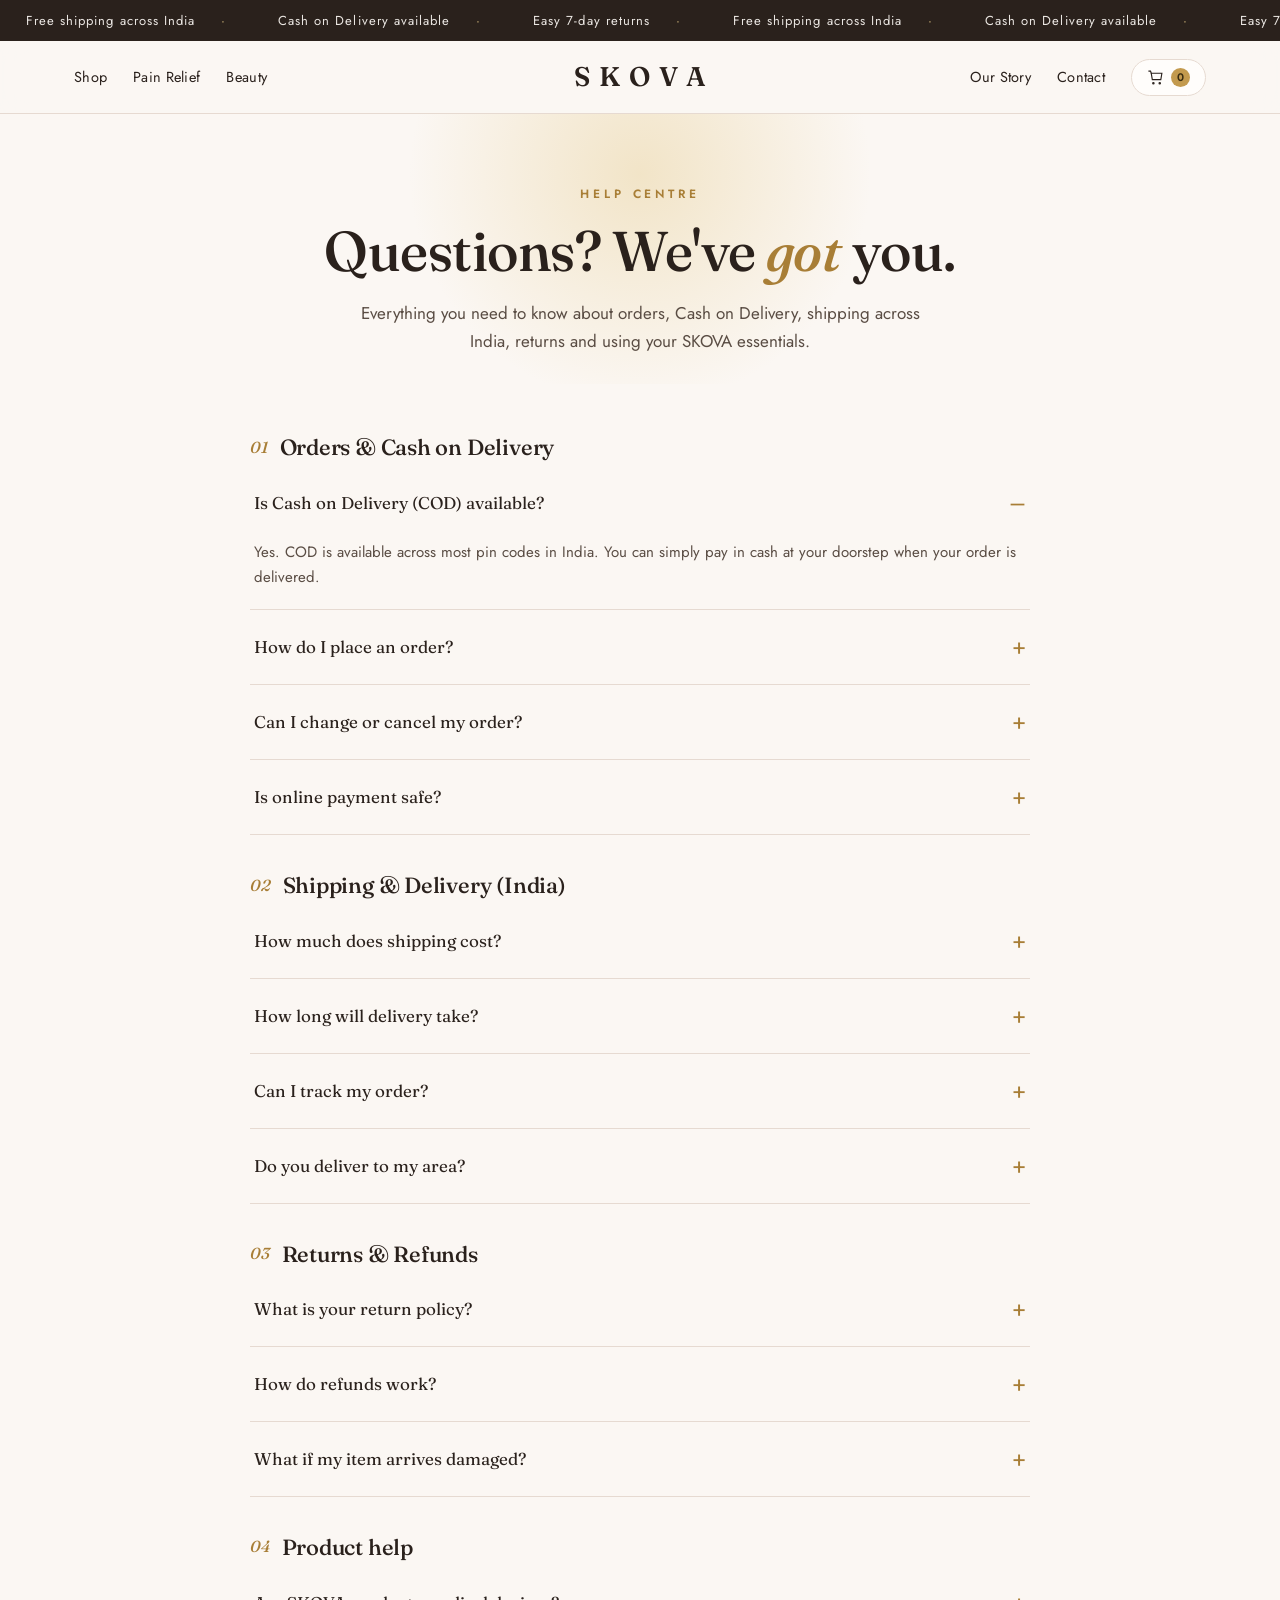
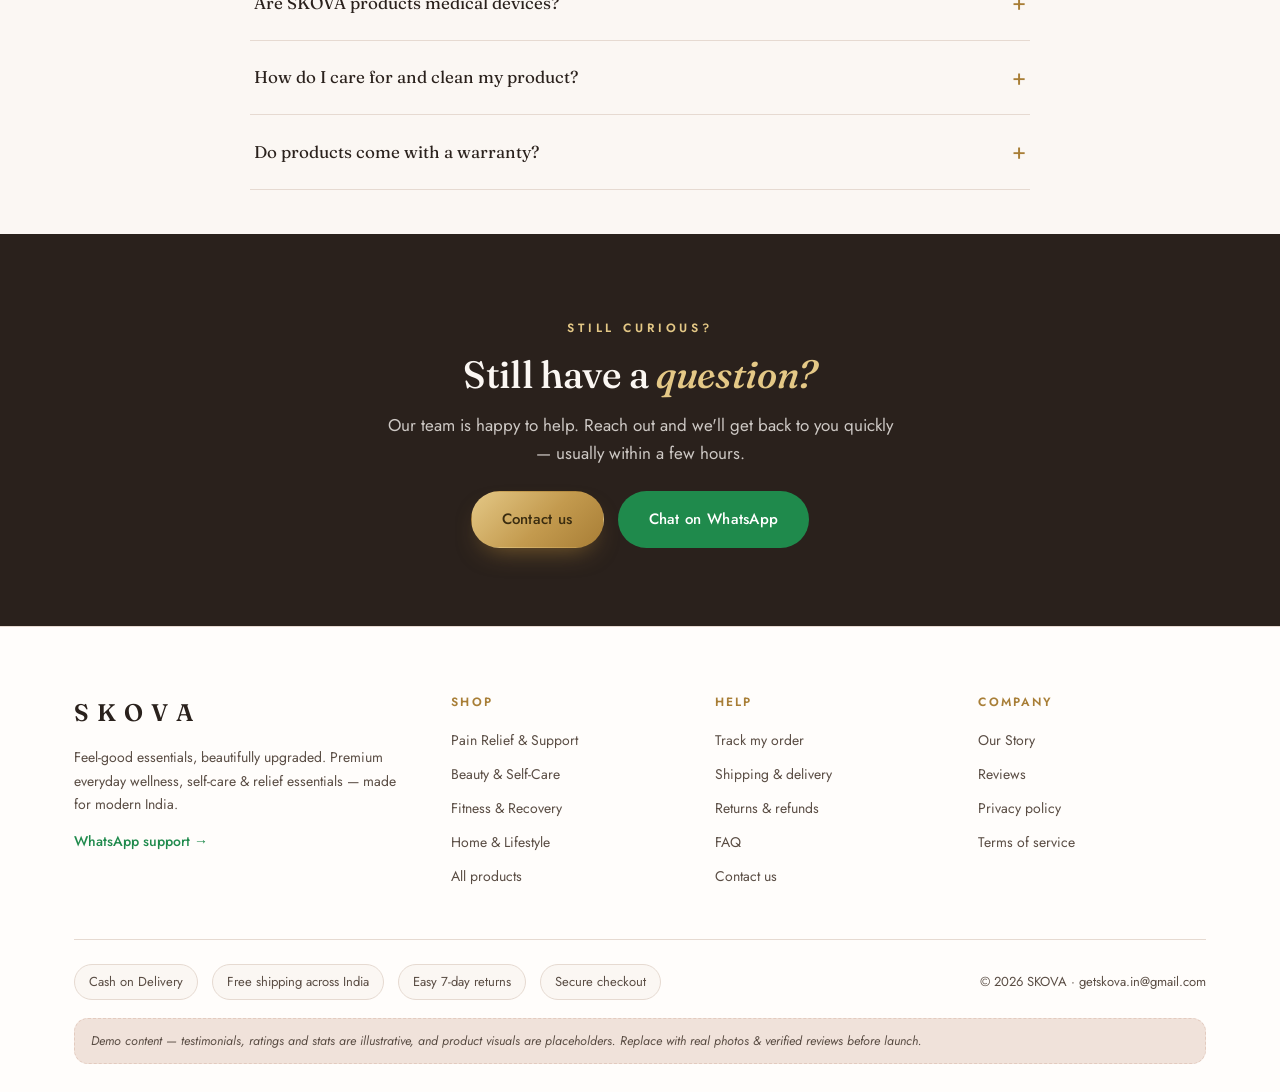
<file: faq.html>
<!DOCTYPE html>
<html lang="en">
<head>
<meta charset="utf-8"/>
<meta name="viewport" content="width=device-width, initial-scale=1"/>
<title>FAQ & Help — SKOVA</title>
<meta name="description" content="SKOVA help centre — answers on Cash on Delivery, shipping across India, easy 7-day returns and product care."/>
<style>
@import url('https://fonts.googleapis.com/css2?family=Fraunces:ital,opsz,wght@0,9..144,400;0,9..144,500;0,9..144,600;1,9..144,500;1,9..144,600&family=Jost:wght@300;400;500;600&display=swap');

/* ===================== DESIGN TOKENS ===================== */
:root{
  --porcelain:#FBF7F3;
  --porcelain-2:#FFFDFB;
  --cocoa:#2A211C;
  --cocoa-soft:#5A4D44;
  --gold:#C39A4E;
  --gold-light:#E4C886;
  --gold-deep:#A87E36;
  --blush:#F0E2DA;
  --nude:#E3CBBF;
  --hairline:#E6DAD1;
  --shadow:0 18px 50px -28px rgba(42,33,28,.45);
  --shadow-soft:0 10px 34px -22px rgba(42,33,28,.4);
  --radius:22px;
  --radius-lg:26px;
  --maxw:1180px;
  --serif:'Fraunces',Georgia,'Times New Roman',serif;
  --sans:'Jost','Inter',-apple-system,BlinkMacSystemFont,'Segoe UI',sans-serif;
}
*{box-sizing:border-box}
html{scroll-behavior:smooth}
body{
  margin:0;
  font-family:var(--sans);
  color:var(--cocoa);
  background:var(--porcelain);
  font-size:17px;
  line-height:1.65;
  -webkit-font-smoothing:antialiased;
  text-rendering:optimizeLegibility;
}
h1,h2,h3,h4{font-family:var(--serif);font-weight:500;line-height:1.12;margin:0;letter-spacing:-.01em}
p{margin:0}
a{color:inherit;text-decoration:none}
img{max-width:100%;display:block}
em{font-style:italic;color:var(--gold-deep)}
.wrap{max-width:var(--maxw);margin:0 auto;padding:0 24px}
.eyebrow{font-size:12px;letter-spacing:.32em;text-transform:uppercase;color:var(--gold-deep);font-weight:600}
.muted{color:var(--cocoa-soft)}
.center{text-align:center}

/* ===================== BUTTONS ===================== */
.btn{
  display:inline-flex;align-items:center;justify-content:center;gap:.5em;
  font-family:var(--sans);font-weight:500;font-size:15px;letter-spacing:.02em;
  padding:15px 30px;border-radius:44px;cursor:pointer;border:1px solid transparent;
  transition:transform .25s ease, box-shadow .25s ease, background .25s ease;
}
.btn:focus-visible{outline:2px solid var(--gold-deep);outline-offset:3px}
.btn-primary{
  color:#3a2c10;
  background:linear-gradient(135deg,var(--gold-light),var(--gold) 55%,var(--gold-deep));
  box-shadow:0 12px 26px -12px rgba(168,126,54,.7);
}
.btn-primary:hover{transform:translateY(-2px);box-shadow:0 18px 32px -12px rgba(168,126,54,.8)}
.btn-ghost{background:transparent;border:1px solid var(--cocoa);color:var(--cocoa)}
.btn-ghost:hover{background:var(--cocoa);color:var(--porcelain-2)}
.btn-light{background:var(--porcelain-2);border:1px solid var(--hairline);color:var(--cocoa)}
.btn-light:hover{transform:translateY(-2px);box-shadow:var(--shadow-soft)}
.btn-sm{padding:11px 22px;font-size:14px}

/* ===================== ANNOUNCEMENT MARQUEE ===================== */
.announce{background:var(--cocoa);color:var(--porcelain);overflow:hidden;font-size:13px;letter-spacing:.08em}
.marquee{display:flex;width:max-content;animation:marquee 34s linear infinite}
.marquee span{padding:10px 26px;white-space:nowrap;opacity:.92}
.marquee span::after{content:'·';margin-left:26px;color:var(--gold-light)}
@keyframes marquee{from{transform:translateX(0)}to{transform:translateX(-50%)}}

/* ===================== HEADER ===================== */
.header{position:sticky;top:0;z-index:50;background:rgba(251,247,243,.82);backdrop-filter:blur(14px);border-bottom:1px solid var(--hairline)}
.nav{display:grid;grid-template-columns:1fr auto 1fr;align-items:center;height:72px}
.nav-left,.nav-right{display:flex;align-items:center;gap:26px}
.nav-right{justify-content:flex-end}
.nav-left a,.nav-right a{font-size:14.5px;font-weight:400;letter-spacing:.02em;position:relative;transition:color .2s}
.nav-left a:hover,.nav-right a:hover{color:var(--gold-deep)}
.brand{font-family:var(--serif);font-weight:600;font-size:27px;letter-spacing:.34em;text-align:center;padding-left:.34em}
.cart{display:inline-flex;align-items:center;gap:7px;border:1px solid var(--hairline);border-radius:44px;padding:8px 15px;background:var(--porcelain-2)}
.cart .count{background:var(--gold);color:#3a2c10;font-size:11px;font-weight:600;width:19px;height:19px;border-radius:50%;display:inline-flex;align-items:center;justify-content:center}
.burger{display:none;flex-direction:column;gap:4px;background:none;border:0;cursor:pointer;padding:6px}
.burger span{width:22px;height:2px;background:var(--cocoa);border-radius:2px}

/* ===================== HERO ===================== */
.hero{position:relative;overflow:hidden;padding:74px 0 56px}
.hero::before{content:"";position:absolute;top:-160px;right:-120px;width:520px;height:520px;border-radius:50%;
  background:radial-gradient(circle,rgba(228,200,134,.5),rgba(228,200,134,0) 68%);filter:blur(8px);z-index:0}
.hero-grid{display:grid;grid-template-columns:1.05fr .95fr;gap:52px;align-items:center;position:relative;z-index:1}
.hero h1{font-size:clamp(40px,5.6vw,68px);margin:18px 0 20px}
.hero .sub{font-size:18px;max-width:30em;color:var(--cocoa-soft)}
.hero-cta{display:flex;gap:14px;flex-wrap:wrap;margin:30px 0 26px}
.trust-row{display:flex;align-items:center;gap:22px;flex-wrap:wrap;font-size:14px}
.stars{color:var(--gold);letter-spacing:2px;font-size:15px}
.trust-pill{display:inline-flex;align-items:center;gap:8px;border:1px solid var(--hairline);background:var(--porcelain-2);padding:7px 14px;border-radius:44px;font-weight:500}
.divider-dot{width:4px;height:4px;border-radius:50%;background:var(--nude)}

/* product visual placeholder */
.hero-visual{position:relative;aspect-ratio:4/4.4;border-radius:var(--radius-lg);
  background:linear-gradient(150deg,var(--blush),var(--nude));box-shadow:var(--shadow);overflow:hidden;
  display:flex;align-items:center;justify-content:center}
.hero-visual::after{content:"";position:absolute;width:62%;aspect-ratio:1;border-radius:50%;
  background:radial-gradient(circle,rgba(255,255,255,.85),rgba(255,255,255,0) 70%)}
.ph-label{position:relative;z-index:1;font-family:var(--serif);font-style:italic;color:rgba(42,33,28,.42);font-size:15px}
.float-badge{position:absolute;z-index:2;background:var(--porcelain-2);border:1px solid var(--hairline);border-radius:16px;
  padding:11px 15px;box-shadow:var(--shadow-soft);font-size:13px;line-height:1.3}
.float-badge.tl{top:18px;left:-14px}
.float-badge.br{bottom:20px;right:-12px}
.float-badge strong{font-family:var(--serif);font-size:15px}

/* ===================== SECTION SHELL ===================== */
section{position:relative}
.sec{padding:78px 0}
.sec-head{max-width:38em;margin:0 auto 44px}
.sec-head h2{font-size:clamp(30px,3.8vw,44px);margin:12px 0 12px}
.sec-head.left{margin-left:0;text-align:left}

/* ===================== CATEGORY GRID ===================== */
.cat-grid{display:grid;grid-template-columns:repeat(4,1fr);gap:20px}
.cat-card{position:relative;border-radius:var(--radius);padding:26px 24px 24px;min-height:230px;
  display:flex;flex-direction:column;justify-content:flex-end;border:1px solid var(--hairline);overflow:hidden;
  box-shadow:var(--shadow-soft);transition:transform .3s ease, box-shadow .3s ease}
.cat-card:hover{transform:translateY(-4px);box-shadow:var(--shadow)}
.cat-card .c-num{position:absolute;top:18px;left:22px;font-family:var(--serif);font-style:italic;color:rgba(42,33,28,.35);font-size:15px}
.cat-card h3{font-size:21px;margin-bottom:4px}
.cat-card .shop-now{margin-top:10px;font-size:13px;font-weight:600;letter-spacing:.04em;color:var(--gold-deep)}
.cat-1{background:linear-gradient(160deg,#F4E7DE,#E7CFC2)}
.cat-2{background:linear-gradient(160deg,#F6ECE2,#EAD3B7)}
.cat-3{background:linear-gradient(160deg,#EFE6DC,#DBC8BC)}
.cat-4{background:linear-gradient(160deg,#F3EDE4,#E2D2C4)}

/* ===================== PRODUCT CARDS ===================== */
.prod-grid{display:grid;grid-template-columns:repeat(4,1fr);gap:22px}
.card{background:var(--porcelain-2);border:1px solid var(--hairline);border-radius:var(--radius);overflow:hidden;
  display:flex;flex-direction:column;box-shadow:var(--shadow-soft);transition:transform .3s ease, box-shadow .3s ease}
.card:hover{transform:translateY(-5px);box-shadow:var(--shadow)}
.card-media{aspect-ratio:1/1;position:relative;display:flex;align-items:center;justify-content:center;
  background:linear-gradient(150deg,var(--blush),var(--nude))}
.card-media::after{content:"";position:absolute;width:60%;aspect-ratio:1;border-radius:50%;
  background:radial-gradient(circle,rgba(255,255,255,.8),rgba(255,255,255,0) 70%)}
.card-media .ph-label{font-size:13px}
.tag{position:absolute;top:12px;left:12px;z-index:1;background:var(--cocoa);color:var(--porcelain);font-size:10.5px;
  letter-spacing:.12em;text-transform:uppercase;padding:5px 11px;border-radius:44px}
.card-body{padding:18px 18px 20px;display:flex;flex-direction:column;gap:7px;flex:1}
.card-body .name{font-family:var(--serif);font-size:18px;line-height:1.25}
.card-rate{font-size:12.5px;color:var(--cocoa-soft);display:flex;align-items:center;gap:6px}
.card-desc{font-size:13.5px;color:var(--cocoa-soft);flex:1}
.card-foot{display:flex;align-items:center;justify-content:space-between;margin-top:6px}
.price{font-family:var(--serif);font-size:19px;font-weight:600}

/* ===================== BENEFITS ===================== */
.benefits{background:var(--porcelain-2);border-top:1px solid var(--hairline);border-bottom:1px solid var(--hairline)}
.ben-grid{display:grid;grid-template-columns:repeat(4,1fr);gap:24px}
.ben{display:flex;flex-direction:column;align-items:center;text-align:center;gap:10px}
.ben .ic{width:54px;height:54px;border-radius:50%;display:flex;align-items:center;justify-content:center;
  background:linear-gradient(150deg,var(--blush),var(--nude));border:1px solid var(--hairline)}
.ben .ic svg{width:24px;height:24px;stroke:var(--gold-deep);fill:none;stroke-width:1.6}
.ben h4{font-size:16px}
.ben p{font-size:13.5px;color:var(--cocoa-soft)}

/* ===================== TESTIMONIALS ===================== */
.tst-grid{display:grid;grid-template-columns:repeat(3,1fr);gap:22px}
.tst{background:var(--porcelain-2);border:1px solid var(--hairline);border-radius:var(--radius);padding:26px 24px;
  box-shadow:var(--shadow-soft);display:flex;flex-direction:column;gap:14px}
.tst .quote{font-family:var(--serif);font-size:17.5px;line-height:1.5}
.tst-foot{display:flex;align-items:center;gap:12px;margin-top:auto}
.avatar{width:42px;height:42px;border-radius:50%;background:linear-gradient(150deg,var(--gold-light),var(--gold-deep));
  color:#3a2c10;font-weight:600;display:flex;align-items:center;justify-content:center;font-size:16px}
.tst-foot .who{font-size:14px;font-weight:500}
.tst-foot .verified{font-size:12px;color:var(--gold-deep)}

/* ===================== WHY BAND (dark) ===================== */
.band{background:var(--cocoa);color:var(--porcelain)}
.band .eyebrow{color:var(--gold-light)}
.band em{color:var(--gold-light)}
.why-grid{display:grid;grid-template-columns:1.1fr 1fr;gap:48px;align-items:center}
.why-grid h2{font-size:clamp(28px,3.6vw,42px);color:var(--porcelain)}
.why-grid p{color:rgba(251,247,243,.78);margin-top:16px}
.stats{display:grid;grid-template-columns:repeat(3,1fr);gap:18px}
.stat{background:rgba(251,247,243,.05);border:1px solid rgba(228,200,134,.22);border-radius:18px;padding:22px 18px;text-align:center}
.stat .num{font-family:var(--serif);font-size:32px;color:var(--gold-light)}
.stat .lbl{font-size:12.5px;color:rgba(251,247,243,.72);margin-top:4px}
.illus-note{font-size:12px;letter-spacing:.04em;color:rgba(251,247,243,.5);margin-top:16px;font-style:italic}

/* ===================== SPOTLIGHT ===================== */
.spot{display:grid;grid-template-columns:1fr 1.05fr;gap:48px;align-items:center}
.spot-visual{aspect-ratio:1/1;border-radius:var(--radius-lg);background:linear-gradient(150deg,var(--blush),var(--nude));
  box-shadow:var(--shadow);display:flex;align-items:center;justify-content:center;position:relative;overflow:hidden}
.spot-visual::after{content:"";position:absolute;width:60%;aspect-ratio:1;border-radius:50%;
  background:radial-gradient(circle,rgba(255,255,255,.82),rgba(255,255,255,0) 70%)}
.spot ul{list-style:none;padding:0;margin:22px 0 28px;display:flex;flex-direction:column;gap:12px}
.spot li{display:flex;gap:11px;align-items:flex-start;font-size:15.5px}
.spot li .chk{flex:none;width:22px;height:22px;border-radius:50%;background:var(--gold);color:#3a2c10;
  display:flex;align-items:center;justify-content:center;font-size:12px;margin-top:1px}

/* ===================== NEWSLETTER ===================== */
.news{background:var(--cocoa);color:var(--porcelain);text-align:center}
.news h2{color:var(--porcelain);font-size:clamp(28px,3.6vw,40px)}
.news em{color:var(--gold-light)}
.news p{color:rgba(251,247,243,.75);margin:14px auto 26px;max-width:30em}
.news-form{display:flex;gap:12px;max-width:480px;margin:0 auto;flex-wrap:wrap;justify-content:center}
.news-form input{flex:1;min-width:220px;padding:15px 22px;border-radius:44px;border:1px solid rgba(228,200,134,.3);
  background:rgba(251,247,243,.06);color:var(--porcelain);font-family:var(--sans);font-size:15px}
.news-form input::placeholder{color:rgba(251,247,243,.55)}
.news-form input:focus{outline:2px solid var(--gold-light);outline-offset:2px}
.no-spam{font-size:12.5px;color:rgba(251,247,243,.55);margin-top:14px}

/* ===================== FOOTER ===================== */
.footer{background:var(--porcelain-2);border-top:1px solid var(--hairline);padding:66px 0 28px}
.foot-grid{display:grid;grid-template-columns:1.5fr 1fr 1fr 1fr;gap:36px}
.foot-brand .brand{text-align:left;padding:0;font-size:24px;margin-bottom:14px}
.foot-brand p{font-size:14px;color:var(--cocoa-soft);max-width:26em}
.foot-col h5{font-family:var(--sans);font-size:12px;letter-spacing:.18em;text-transform:uppercase;color:var(--gold-deep);margin:0 0 16px;font-weight:600}
.foot-col a{display:block;font-size:14px;color:var(--cocoa-soft);margin-bottom:11px;transition:color .2s}
.foot-col a:hover{color:var(--cocoa)}
.foot-note{display:flex;gap:14px;flex-wrap:wrap;align-items:center;margin-top:40px;padding-top:24px;border-top:1px solid var(--hairline);font-size:13px;color:var(--cocoa-soft)}
.foot-note .pill{border:1px solid var(--hairline);border-radius:44px;padding:6px 14px;background:var(--porcelain)}
.wa{color:#1f8a4c;font-weight:500}
.demo-note{margin-top:18px;font-size:12.5px;color:var(--cocoa-soft);background:var(--blush);border:1px dashed var(--nude);
  border-radius:14px;padding:12px 16px;font-style:italic}

/* ===================== ANIMATION ===================== */
.fade-up{opacity:0;transform:translateY(22px);animation:fadeUp .9s ease forwards}
.fade-up.d1{animation-delay:.08s}
.fade-up.d2{animation-delay:.16s}
.fade-up.d3{animation-delay:.24s}
@keyframes fadeUp{to{opacity:1;transform:none}}

/* ===================== RESPONSIVE ===================== */
@media(max-width:900px){
  body{font-size:16px}
  .nav{grid-template-columns:auto 1fr auto;height:64px}
  .nav-left{gap:14px}
  .nav-left a:not(.burger){display:none}
  .burger{display:flex}
  .brand{font-size:23px}
  .nav-right a:not(.cart){display:none}
  .hero-grid,.why-grid,.spot{grid-template-columns:1fr;gap:34px}
  .hero-visual{max-width:420px;margin:0 auto;width:100%}
  .cat-grid{grid-template-columns:repeat(2,1fr)}
  .prod-grid{grid-template-columns:repeat(2,1fr)}
  .ben-grid{grid-template-columns:repeat(2,1fr);gap:30px 18px}
  .tst-grid{grid-template-columns:1fr}
  .stats{grid-template-columns:repeat(3,1fr);gap:10px}
  .foot-grid{grid-template-columns:1fr 1fr;gap:30px}
  .sec{padding:58px 0}
  .float-badge.tl{left:6px}.float-badge.br{right:6px}
}
@media(max-width:540px){
  .cat-grid,.prod-grid{grid-template-columns:1fr}
  .foot-grid{grid-template-columns:1fr}
  .stat .num{font-size:26px}
}
@media(prefers-reduced-motion:reduce){
  *{animation-duration:.001ms !important;animation-iteration-count:1 !important;scroll-behavior:auto}
  .fade-up{opacity:1;transform:none}
}

.page-hero{padding:64px 0 42px;text-align:center;position:relative;overflow:hidden}
.page-hero::before{content:"";position:absolute;top:-150px;left:50%;transform:translateX(-50%);width:560px;height:420px;
  background:radial-gradient(circle,rgba(228,200,134,.4),rgba(228,200,134,0) 66%);z-index:0}
.page-hero .wrap{position:relative;z-index:1}
.page-hero h1{font-size:clamp(34px,5vw,56px);margin:14px auto 16px;max-width:14em}
.page-hero p{max-width:34em;margin:0 auto;color:var(--cocoa-soft)}
.faq-group{max-width:780px;margin:0 auto 14px}
.faq-group .grp-title{font-family:var(--serif);font-size:22px;margin:38px 0 6px;display:flex;align-items:center;gap:12px}
.faq-group .grp-title .gn{font-style:italic;color:var(--gold-deep);font-size:16px}
.acc details{border-bottom:1px solid var(--hairline)}
.acc summary{cursor:pointer;list-style:none;padding:18px 4px;font-family:var(--serif);font-size:17px;display:flex;
  justify-content:space-between;align-items:center;gap:16px}
.acc summary::-webkit-details-marker{display:none}
.acc summary::after{content:"+";color:var(--gold-deep);font-size:23px;font-family:var(--sans)}
.acc details[open] summary::after{content:"–"}
.acc details p{padding:0 4px 20px;color:var(--cocoa-soft);font-size:15px}
.acc summary:focus-visible{outline:2px solid var(--gold-deep);outline-offset:3px;border-radius:6px}
/* cta band */
.faq-cta{background:var(--cocoa);color:var(--porcelain);text-align:center}
.faq-cta h2{color:var(--porcelain);font-size:clamp(26px,3.4vw,38px)}
.faq-cta em{color:var(--gold-light)}
.faq-cta p{color:rgba(251,247,243,.78);max-width:30em;margin:14px auto 24px}
.faq-cta .row{display:flex;gap:14px;justify-content:center;flex-wrap:wrap}
.btn-wa{background:#1f8a4c;color:#fff}
.btn-wa:hover{transform:translateY(-2px);box-shadow:0 14px 28px -14px rgba(31,138,76,.8)}
</style>
</head>
<body>
<!-- ===== 1. ANNOUNCEMENT MARQUEE ===== -->
<div class="announce" role="region" aria-label="Store announcements">
  <div class="marquee">
    <span>Free shipping across India</span><span>Cash on Delivery available</span><span>Easy 7-day returns</span>
    <span>Free shipping across India</span><span>Cash on Delivery available</span><span>Easy 7-day returns</span>
  </div>
</div>

<!-- ===== 2. STICKY HEADER ===== -->
<header class="header">
  <div class="wrap">
    <nav class="nav" aria-label="Primary">
      <div class="nav-left">
        <button class="burger" aria-label="Open menu" aria-expanded="false"><span></span><span></span><span></span></button>
        <a href="shop.html">Shop</a>
        <a href="shop.html">Pain Relief</a>
        <a href="shop.html">Beauty</a>
      </div>
      <a href="index.html" class="brand" aria-label="SKOVA home">SKOVA</a>
      <div class="nav-right">
        <a href="about.html">Our Story</a>
        <a href="contact.html">Contact</a>
        <a href="#cart" class="cart" aria-label="Cart, 0 items">
          <svg width="17" height="17" viewBox="0 0 24 24" fill="none" stroke="currentColor" stroke-width="1.6" aria-hidden="true"><path d="M6 6h15l-1.5 9h-12z"/><circle cx="9" cy="20" r="1"/><circle cx="18" cy="20" r="1"/><path d="M6 6 5 3H2"/></svg>
          <span class="count">0</span>
        </a>
      </div>
    </nav>
  </div>
</header>

<main id="top">

<!-- ===== PAGE HERO ===== -->
<section class="page-hero">
  <div class="wrap">
    <span class="eyebrow">Help centre</span>
    <h1>Questions? We've <em>got</em> you.</h1>
    <p>Everything you need to know about orders, Cash on Delivery, shipping across India, returns and using your SKOVA essentials.</p>
  </div>
</section>

<div class="wrap" style="padding-bottom:30px">

  <!-- ===== ORDERS & COD ===== -->
  <div class="faq-group">
    <h3 class="grp-title"><span class="gn">01</span> Orders &amp; Cash on Delivery</h3>
    <div class="acc">
      <details open><summary>Is Cash on Delivery (COD) available?</summary><p>Yes. COD is available across most pin codes in India. You can simply pay in cash at your doorstep when your order is delivered.</p></details>
      <details><summary>How do I place an order?</summary><p>Add your favourite items to the cart, head to checkout, enter your delivery details and choose COD or secure online payment. You'll get an order confirmation right away.</p></details>
      <details><summary>Can I change or cancel my order?</summary><p>If your order hasn't shipped yet, message us on WhatsApp or email and we'll help change or cancel it. Once shipped, you can use our easy 7-day return instead.</p></details>
      <details><summary>Is online payment safe?</summary><p>Absolutely. All online payments are processed through secure, encrypted checkout. Your details are never stored by us.</p></details>
    </div>
  </div>

  <!-- ===== SHIPPING ===== -->
  <div class="faq-group">
    <h3 class="grp-title"><span class="gn">02</span> Shipping &amp; Delivery (India)</h3>
    <div class="acc">
      <details><summary>How much does shipping cost?</summary><p>Shipping is free across India on all orders — no minimum, no hidden charges.</p></details>
      <details><summary>How long will delivery take?</summary><p>Most orders are delivered within 4–7 working days, depending on your location. Metro cities are usually quicker.</p></details>
      <details><summary>Can I track my order?</summary><p>Yes. Once your order ships, we'll share tracking details by SMS, email or WhatsApp so you can follow it to your door.</p></details>
      <details><summary>Do you deliver to my area?</summary><p>We deliver to most pin codes across India. If yours isn't serviceable at checkout, message us and we'll do our best to help.</p></details>
    </div>
  </div>

  <!-- ===== RETURNS ===== -->
  <div class="faq-group">
    <h3 class="grp-title"><span class="gn">03</span> Returns &amp; Refunds</h3>
    <div class="acc">
      <details><summary>What is your return policy?</summary><p>We offer easy 7-day returns. If something isn't right, request a return within 7 days of delivery and we'll guide you through the simple steps.</p></details>
      <details><summary>How do refunds work?</summary><p>Once your return is received and checked, we'll process your refund to your original payment method, or via your preferred method for COD orders.</p></details>
      <details><summary>What if my item arrives damaged?</summary><p>We're sorry if that happens. Send us a photo on WhatsApp or email within 48 hours of delivery and we'll arrange a quick replacement or refund.</p></details>
    </div>
  </div>

  <!-- ===== PRODUCT HELP ===== -->
  <div class="faq-group">
    <h3 class="grp-title"><span class="gn">04</span> Product help</h3>
    <div class="acc">
      <details><summary>Are SKOVA products medical devices?</summary><p>No. Our wellness and relief products are designed for supportive, everyday comfort — not as treatment for any medical condition. For ongoing pain or health concerns, please consult a doctor.</p></details>
      <details><summary>How do I care for and clean my product?</summary><p>Each item comes with simple care guidance. As a rule, wipe electric items with a dry cloth and hand-wash fabric supports gently. Avoid soaking anything with electronics.</p></details>
      <details><summary>Do products come with a warranty?</summary><p>Many of our electronic essentials include a limited warranty against manufacturing defects. Check the product page or reach out and we'll confirm the details for your item.</p></details>
    </div>
  </div>

</div>

<!-- ===== STILL HAVE A QUESTION ===== -->
<section class="faq-cta sec">
  <div class="wrap">
    <span class="eyebrow" style="color:var(--gold-light)">Still curious?</span>
    <h2 style="margin-top:14px">Still have a <em>question?</em></h2>
    <p>Our team is happy to help. Reach out and we'll get back to you quickly — usually within a few hours.</p>
    <div class="row">
      <a href="contact.html" class="btn btn-primary">Contact us</a>
      <a href="https://wa.me/910000000000" class="btn btn-wa">Chat on WhatsApp</a>
    </div>
  </div>
</section>

</main>
<!-- ===== FOOTER ===== -->
<footer class="footer">
  <div class="wrap">
    <div class="foot-grid">
      <div class="foot-brand">
        <div class="brand">SKOVA</div>
        <p>Feel-good essentials, beautifully upgraded. Premium everyday wellness, self-care &amp; relief essentials — made for modern India.</p>
        <p style="margin-top:14px"><a href="https://wa.me/910000000000" class="wa">WhatsApp support →</a></p>
      </div>
      <div class="foot-col">
        <h5>Shop</h5>
        <a href="shop.html">Pain Relief &amp; Support</a>
        <a href="shop.html">Beauty &amp; Self-Care</a>
        <a href="shop.html">Fitness &amp; Recovery</a>
        <a href="shop.html">Home &amp; Lifestyle</a>
        <a href="shop.html">All products</a>
      </div>
      <div class="foot-col">
        <h5>Help</h5>
        <a href="faq.html">Track my order</a>
        <a href="faq.html">Shipping &amp; delivery</a>
        <a href="faq.html">Returns &amp; refunds</a>
        <a href="faq.html">FAQ</a>
        <a href="contact.html">Contact us</a>
      </div>
      <div class="foot-col">
        <h5>Company</h5>
        <a href="about.html">Our Story</a>
        <a href="reviews.html">Reviews</a>
        <a href="#">Privacy policy</a>
        <a href="#">Terms of service</a>
      </div>
    </div>
    <div class="foot-note">
      <span class="pill">Cash on Delivery</span>
      <span class="pill">Free shipping across India</span>
      <span class="pill">Easy 7-day returns</span>
      <span class="pill">Secure checkout</span>
      <span style="margin-left:auto">© 2026 SKOVA · getskova.in@gmail.com</span>
    </div>
    <p class="demo-note">Demo content — testimonials, ratings and stats are illustrative, and product visuals are placeholders. Replace with real photos &amp; verified reviews before launch.</p>
  </div>
</footer>
</body>
</html>
</file>
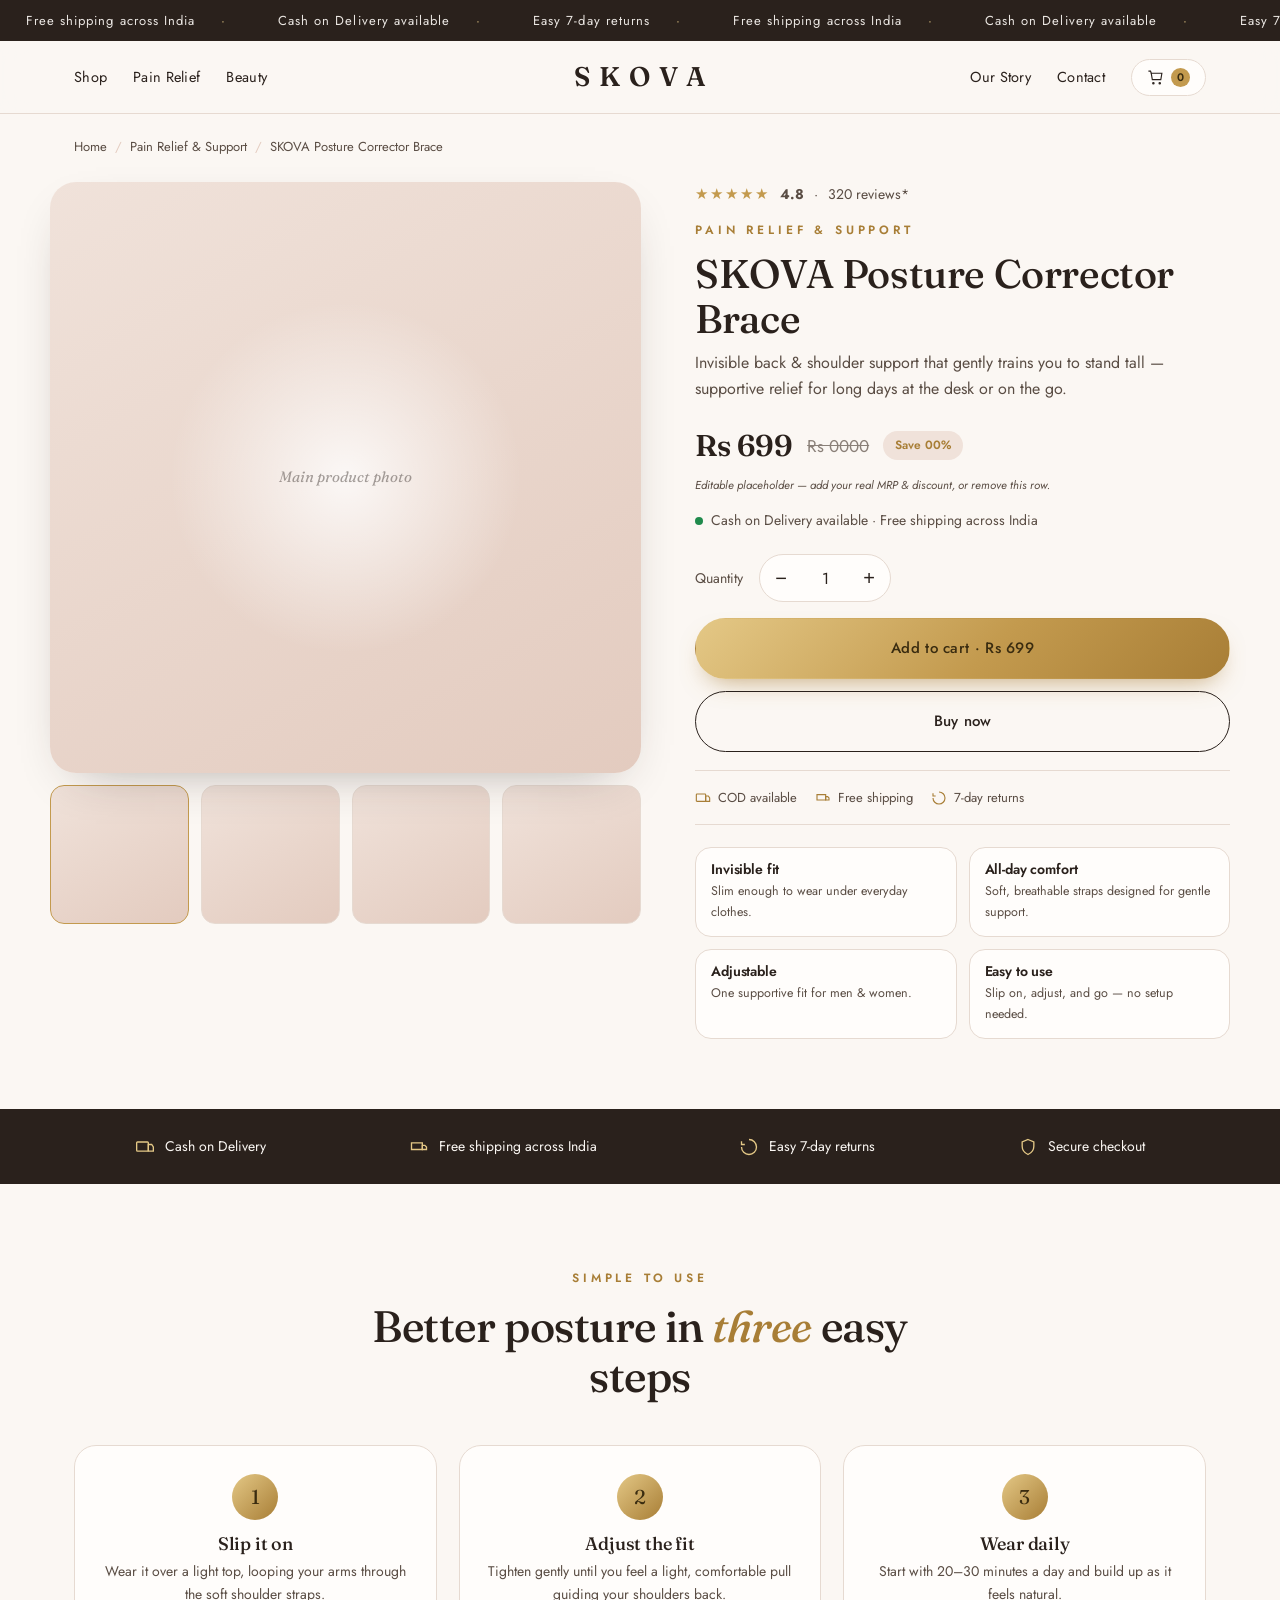
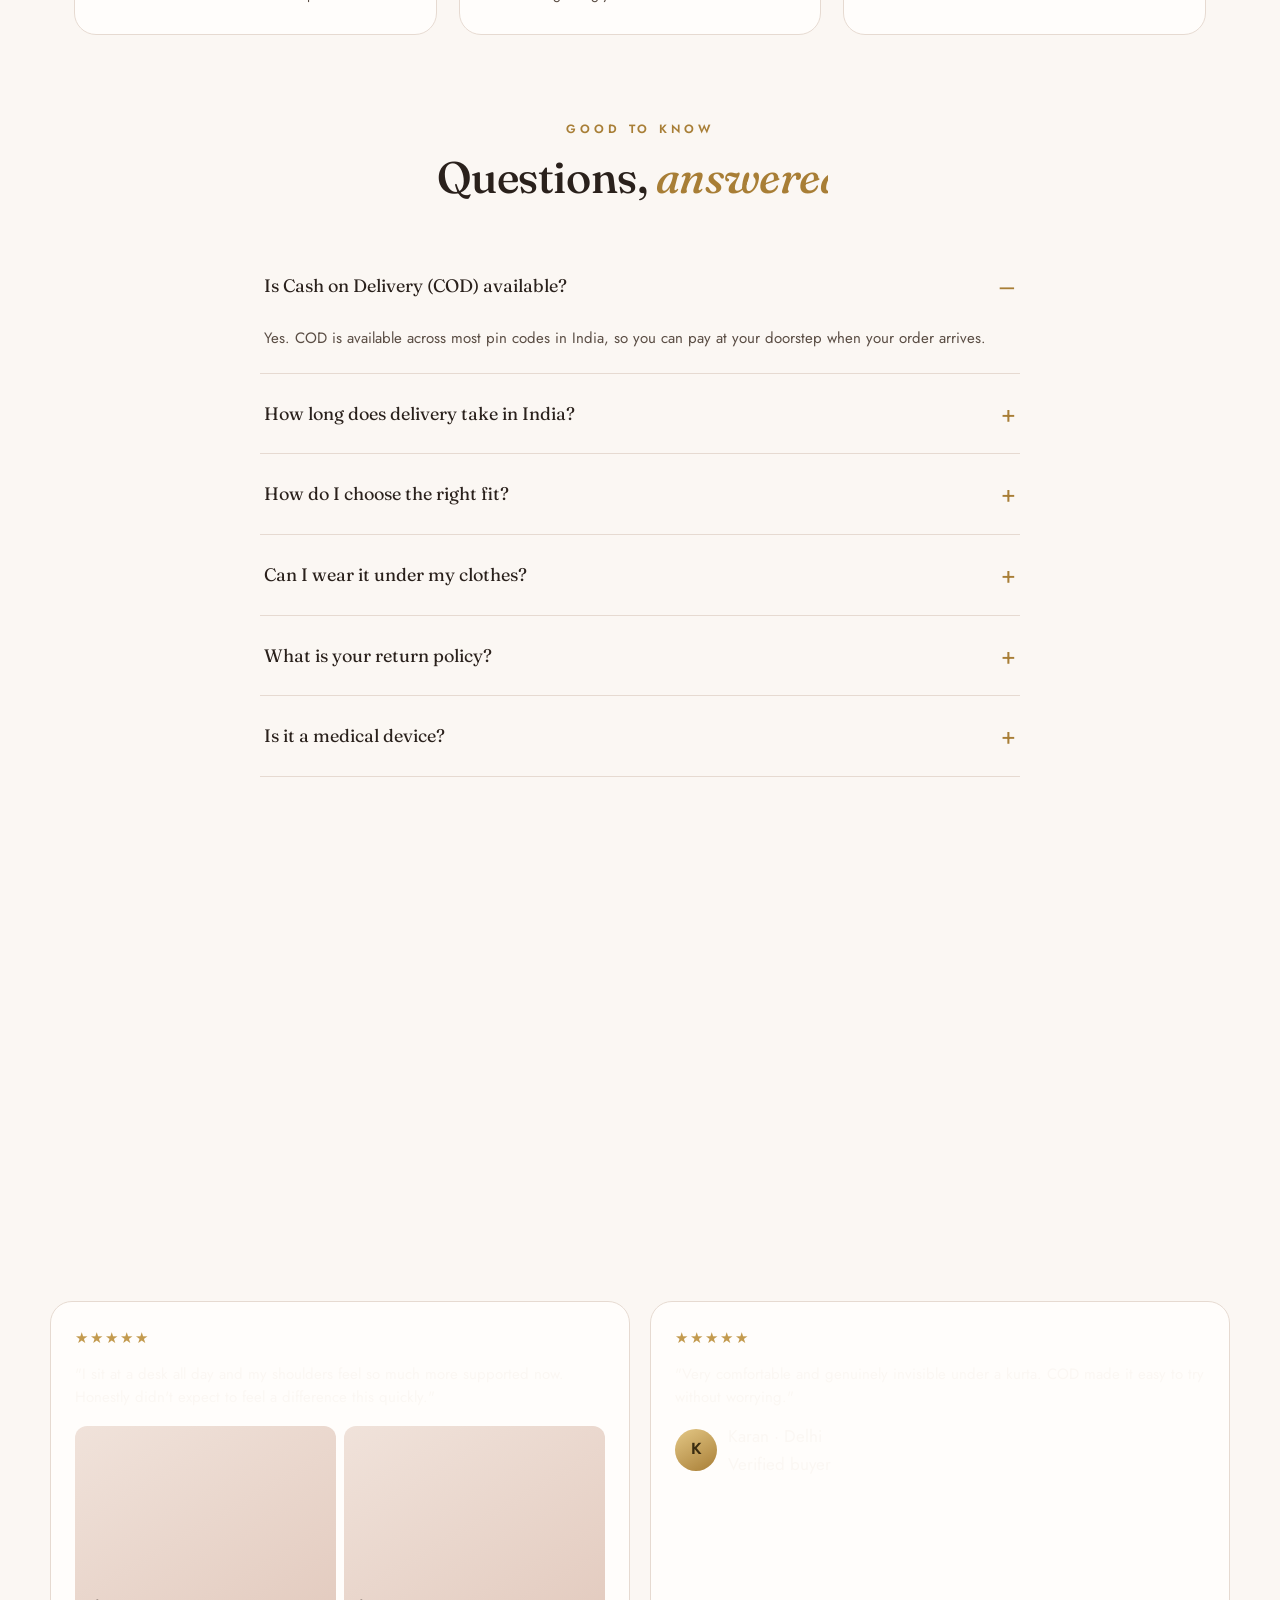
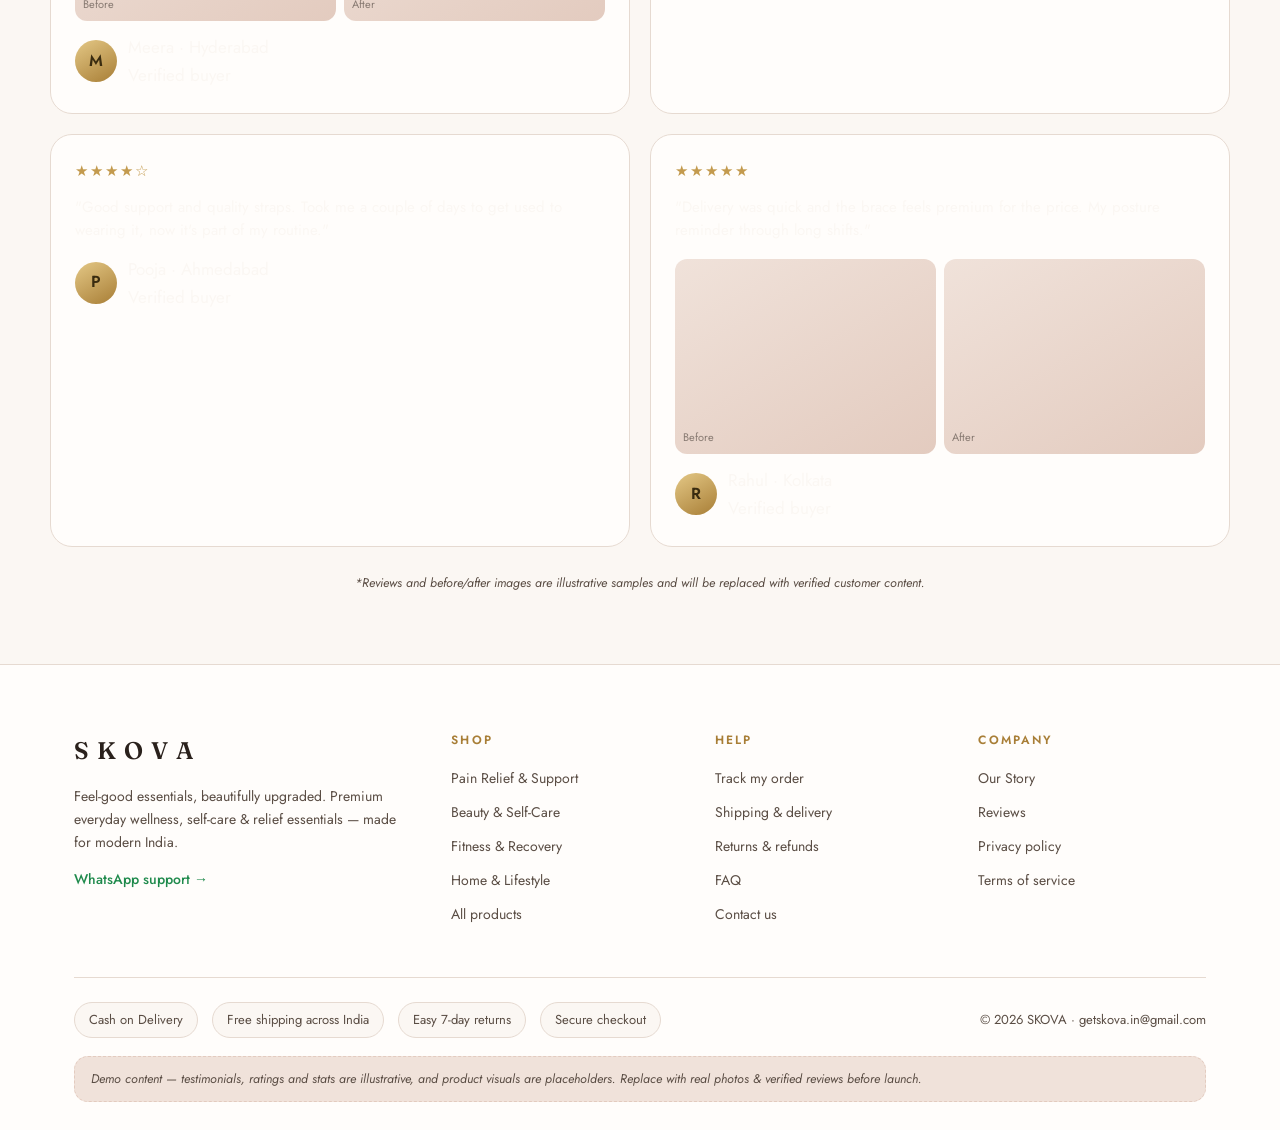
<file: product.html>
<!DOCTYPE html>
<html lang="en">
<head>
<meta charset="utf-8"/>
<meta name="viewport" content="width=device-width, initial-scale=1"/>
<title>SKOVA Posture Corrector Brace — Rs 699 | SKOVA</title>
<meta name="description" content="SKOVA Posture Corrector Brace, Rs 699. Invisible back & shoulder support for better posture. COD available, free shipping & easy 7-day returns across India."/>
<style>
@import url('https://fonts.googleapis.com/css2?family=Fraunces:ital,opsz,wght@0,9..144,400;0,9..144,500;0,9..144,600;1,9..144,500;1,9..144,600&family=Jost:wght@300;400;500;600&display=swap');

/* ===================== DESIGN TOKENS ===================== */
:root{
  --porcelain:#FBF7F3;
  --porcelain-2:#FFFDFB;
  --cocoa:#2A211C;
  --cocoa-soft:#5A4D44;
  --gold:#C39A4E;
  --gold-light:#E4C886;
  --gold-deep:#A87E36;
  --blush:#F0E2DA;
  --nude:#E3CBBF;
  --hairline:#E6DAD1;
  --shadow:0 18px 50px -28px rgba(42,33,28,.45);
  --shadow-soft:0 10px 34px -22px rgba(42,33,28,.4);
  --radius:22px;
  --radius-lg:26px;
  --maxw:1180px;
  --serif:'Fraunces',Georgia,'Times New Roman',serif;
  --sans:'Jost','Inter',-apple-system,BlinkMacSystemFont,'Segoe UI',sans-serif;
}
*{box-sizing:border-box}
html{scroll-behavior:smooth}
body{
  margin:0;
  font-family:var(--sans);
  color:var(--cocoa);
  background:var(--porcelain);
  font-size:17px;
  line-height:1.65;
  -webkit-font-smoothing:antialiased;
  text-rendering:optimizeLegibility;
}
h1,h2,h3,h4{font-family:var(--serif);font-weight:500;line-height:1.12;margin:0;letter-spacing:-.01em}
p{margin:0}
a{color:inherit;text-decoration:none}
img{max-width:100%;display:block}
em{font-style:italic;color:var(--gold-deep)}
.wrap{max-width:var(--maxw);margin:0 auto;padding:0 24px}
.eyebrow{font-size:12px;letter-spacing:.32em;text-transform:uppercase;color:var(--gold-deep);font-weight:600}
.muted{color:var(--cocoa-soft)}
.center{text-align:center}

/* ===================== BUTTONS ===================== */
.btn{
  display:inline-flex;align-items:center;justify-content:center;gap:.5em;
  font-family:var(--sans);font-weight:500;font-size:15px;letter-spacing:.02em;
  padding:15px 30px;border-radius:44px;cursor:pointer;border:1px solid transparent;
  transition:transform .25s ease, box-shadow .25s ease, background .25s ease;
}
.btn:focus-visible{outline:2px solid var(--gold-deep);outline-offset:3px}
.btn-primary{
  color:#3a2c10;
  background:linear-gradient(135deg,var(--gold-light),var(--gold) 55%,var(--gold-deep));
  box-shadow:0 12px 26px -12px rgba(168,126,54,.7);
}
.btn-primary:hover{transform:translateY(-2px);box-shadow:0 18px 32px -12px rgba(168,126,54,.8)}
.btn-ghost{background:transparent;border:1px solid var(--cocoa);color:var(--cocoa)}
.btn-ghost:hover{background:var(--cocoa);color:var(--porcelain-2)}
.btn-light{background:var(--porcelain-2);border:1px solid var(--hairline);color:var(--cocoa)}
.btn-light:hover{transform:translateY(-2px);box-shadow:var(--shadow-soft)}
.btn-sm{padding:11px 22px;font-size:14px}

/* ===================== ANNOUNCEMENT MARQUEE ===================== */
.announce{background:var(--cocoa);color:var(--porcelain);overflow:hidden;font-size:13px;letter-spacing:.08em}
.marquee{display:flex;width:max-content;animation:marquee 34s linear infinite}
.marquee span{padding:10px 26px;white-space:nowrap;opacity:.92}
.marquee span::after{content:'·';margin-left:26px;color:var(--gold-light)}
@keyframes marquee{from{transform:translateX(0)}to{transform:translateX(-50%)}}

/* ===================== HEADER ===================== */
.header{position:sticky;top:0;z-index:50;background:rgba(251,247,243,.82);backdrop-filter:blur(14px);border-bottom:1px solid var(--hairline)}
.nav{display:grid;grid-template-columns:1fr auto 1fr;align-items:center;height:72px}
.nav-left,.nav-right{display:flex;align-items:center;gap:26px}
.nav-right{justify-content:flex-end}
.nav-left a,.nav-right a{font-size:14.5px;font-weight:400;letter-spacing:.02em;position:relative;transition:color .2s}
.nav-left a:hover,.nav-right a:hover{color:var(--gold-deep)}
.brand{font-family:var(--serif);font-weight:600;font-size:27px;letter-spacing:.34em;text-align:center;padding-left:.34em}
.cart{display:inline-flex;align-items:center;gap:7px;border:1px solid var(--hairline);border-radius:44px;padding:8px 15px;background:var(--porcelain-2)}
.cart .count{background:var(--gold);color:#3a2c10;font-size:11px;font-weight:600;width:19px;height:19px;border-radius:50%;display:inline-flex;align-items:center;justify-content:center}
.burger{display:none;flex-direction:column;gap:4px;background:none;border:0;cursor:pointer;padding:6px}
.burger span{width:22px;height:2px;background:var(--cocoa);border-radius:2px}

/* ===================== HERO ===================== */
.hero{position:relative;overflow:hidden;padding:74px 0 56px}
.hero::before{content:"";position:absolute;top:-160px;right:-120px;width:520px;height:520px;border-radius:50%;
  background:radial-gradient(circle,rgba(228,200,134,.5),rgba(228,200,134,0) 68%);filter:blur(8px);z-index:0}
.hero-grid{display:grid;grid-template-columns:1.05fr .95fr;gap:52px;align-items:center;position:relative;z-index:1}
.hero h1{font-size:clamp(40px,5.6vw,68px);margin:18px 0 20px}
.hero .sub{font-size:18px;max-width:30em;color:var(--cocoa-soft)}
.hero-cta{display:flex;gap:14px;flex-wrap:wrap;margin:30px 0 26px}
.trust-row{display:flex;align-items:center;gap:22px;flex-wrap:wrap;font-size:14px}
.stars{color:var(--gold);letter-spacing:2px;font-size:15px}
.trust-pill{display:inline-flex;align-items:center;gap:8px;border:1px solid var(--hairline);background:var(--porcelain-2);padding:7px 14px;border-radius:44px;font-weight:500}
.divider-dot{width:4px;height:4px;border-radius:50%;background:var(--nude)}

/* product visual placeholder */
.hero-visual{position:relative;aspect-ratio:4/4.4;border-radius:var(--radius-lg);
  background:linear-gradient(150deg,var(--blush),var(--nude));box-shadow:var(--shadow);overflow:hidden;
  display:flex;align-items:center;justify-content:center}
.hero-visual::after{content:"";position:absolute;width:62%;aspect-ratio:1;border-radius:50%;
  background:radial-gradient(circle,rgba(255,255,255,.85),rgba(255,255,255,0) 70%)}
.ph-label{position:relative;z-index:1;font-family:var(--serif);font-style:italic;color:rgba(42,33,28,.42);font-size:15px}
.float-badge{position:absolute;z-index:2;background:var(--porcelain-2);border:1px solid var(--hairline);border-radius:16px;
  padding:11px 15px;box-shadow:var(--shadow-soft);font-size:13px;line-height:1.3}
.float-badge.tl{top:18px;left:-14px}
.float-badge.br{bottom:20px;right:-12px}
.float-badge strong{font-family:var(--serif);font-size:15px}

/* ===================== SECTION SHELL ===================== */
section{position:relative}
.sec{padding:78px 0}
.sec-head{max-width:38em;margin:0 auto 44px}
.sec-head h2{font-size:clamp(30px,3.8vw,44px);margin:12px 0 12px}
.sec-head.left{margin-left:0;text-align:left}

/* ===================== CATEGORY GRID ===================== */
.cat-grid{display:grid;grid-template-columns:repeat(4,1fr);gap:20px}
.cat-card{position:relative;border-radius:var(--radius);padding:26px 24px 24px;min-height:230px;
  display:flex;flex-direction:column;justify-content:flex-end;border:1px solid var(--hairline);overflow:hidden;
  box-shadow:var(--shadow-soft);transition:transform .3s ease, box-shadow .3s ease}
.cat-card:hover{transform:translateY(-4px);box-shadow:var(--shadow)}
.cat-card .c-num{position:absolute;top:18px;left:22px;font-family:var(--serif);font-style:italic;color:rgba(42,33,28,.35);font-size:15px}
.cat-card h3{font-size:21px;margin-bottom:4px}
.cat-card .shop-now{margin-top:10px;font-size:13px;font-weight:600;letter-spacing:.04em;color:var(--gold-deep)}
.cat-1{background:linear-gradient(160deg,#F4E7DE,#E7CFC2)}
.cat-2{background:linear-gradient(160deg,#F6ECE2,#EAD3B7)}
.cat-3{background:linear-gradient(160deg,#EFE6DC,#DBC8BC)}
.cat-4{background:linear-gradient(160deg,#F3EDE4,#E2D2C4)}

/* ===================== PRODUCT CARDS ===================== */
.prod-grid{display:grid;grid-template-columns:repeat(4,1fr);gap:22px}
.card{background:var(--porcelain-2);border:1px solid var(--hairline);border-radius:var(--radius);overflow:hidden;
  display:flex;flex-direction:column;box-shadow:var(--shadow-soft);transition:transform .3s ease, box-shadow .3s ease}
.card:hover{transform:translateY(-5px);box-shadow:var(--shadow)}
.card-media{aspect-ratio:1/1;position:relative;display:flex;align-items:center;justify-content:center;
  background:linear-gradient(150deg,var(--blush),var(--nude))}
.card-media::after{content:"";position:absolute;width:60%;aspect-ratio:1;border-radius:50%;
  background:radial-gradient(circle,rgba(255,255,255,.8),rgba(255,255,255,0) 70%)}
.card-media .ph-label{font-size:13px}
.tag{position:absolute;top:12px;left:12px;z-index:1;background:var(--cocoa);color:var(--porcelain);font-size:10.5px;
  letter-spacing:.12em;text-transform:uppercase;padding:5px 11px;border-radius:44px}
.card-body{padding:18px 18px 20px;display:flex;flex-direction:column;gap:7px;flex:1}
.card-body .name{font-family:var(--serif);font-size:18px;line-height:1.25}
.card-rate{font-size:12.5px;color:var(--cocoa-soft);display:flex;align-items:center;gap:6px}
.card-desc{font-size:13.5px;color:var(--cocoa-soft);flex:1}
.card-foot{display:flex;align-items:center;justify-content:space-between;margin-top:6px}
.price{font-family:var(--serif);font-size:19px;font-weight:600}

/* ===================== BENEFITS ===================== */
.benefits{background:var(--porcelain-2);border-top:1px solid var(--hairline);border-bottom:1px solid var(--hairline)}
.ben-grid{display:grid;grid-template-columns:repeat(4,1fr);gap:24px}
.ben{display:flex;flex-direction:column;align-items:center;text-align:center;gap:10px}
.ben .ic{width:54px;height:54px;border-radius:50%;display:flex;align-items:center;justify-content:center;
  background:linear-gradient(150deg,var(--blush),var(--nude));border:1px solid var(--hairline)}
.ben .ic svg{width:24px;height:24px;stroke:var(--gold-deep);fill:none;stroke-width:1.6}
.ben h4{font-size:16px}
.ben p{font-size:13.5px;color:var(--cocoa-soft)}

/* ===================== TESTIMONIALS ===================== */
.tst-grid{display:grid;grid-template-columns:repeat(3,1fr);gap:22px}
.tst{background:var(--porcelain-2);border:1px solid var(--hairline);border-radius:var(--radius);padding:26px 24px;
  box-shadow:var(--shadow-soft);display:flex;flex-direction:column;gap:14px}
.tst .quote{font-family:var(--serif);font-size:17.5px;line-height:1.5}
.tst-foot{display:flex;align-items:center;gap:12px;margin-top:auto}
.avatar{width:42px;height:42px;border-radius:50%;background:linear-gradient(150deg,var(--gold-light),var(--gold-deep));
  color:#3a2c10;font-weight:600;display:flex;align-items:center;justify-content:center;font-size:16px}
.tst-foot .who{font-size:14px;font-weight:500}
.tst-foot .verified{font-size:12px;color:var(--gold-deep)}

/* ===================== WHY BAND (dark) ===================== */
.band{background:var(--cocoa);color:var(--porcelain)}
.band .eyebrow{color:var(--gold-light)}
.band em{color:var(--gold-light)}
.why-grid{display:grid;grid-template-columns:1.1fr 1fr;gap:48px;align-items:center}
.why-grid h2{font-size:clamp(28px,3.6vw,42px);color:var(--porcelain)}
.why-grid p{color:rgba(251,247,243,.78);margin-top:16px}
.stats{display:grid;grid-template-columns:repeat(3,1fr);gap:18px}
.stat{background:rgba(251,247,243,.05);border:1px solid rgba(228,200,134,.22);border-radius:18px;padding:22px 18px;text-align:center}
.stat .num{font-family:var(--serif);font-size:32px;color:var(--gold-light)}
.stat .lbl{font-size:12.5px;color:rgba(251,247,243,.72);margin-top:4px}
.illus-note{font-size:12px;letter-spacing:.04em;color:rgba(251,247,243,.5);margin-top:16px;font-style:italic}

/* ===================== SPOTLIGHT ===================== */
.spot{display:grid;grid-template-columns:1fr 1.05fr;gap:48px;align-items:center}
.spot-visual{aspect-ratio:1/1;border-radius:var(--radius-lg);background:linear-gradient(150deg,var(--blush),var(--nude));
  box-shadow:var(--shadow);display:flex;align-items:center;justify-content:center;position:relative;overflow:hidden}
.spot-visual::after{content:"";position:absolute;width:60%;aspect-ratio:1;border-radius:50%;
  background:radial-gradient(circle,rgba(255,255,255,.82),rgba(255,255,255,0) 70%)}
.spot ul{list-style:none;padding:0;margin:22px 0 28px;display:flex;flex-direction:column;gap:12px}
.spot li{display:flex;gap:11px;align-items:flex-start;font-size:15.5px}
.spot li .chk{flex:none;width:22px;height:22px;border-radius:50%;background:var(--gold);color:#3a2c10;
  display:flex;align-items:center;justify-content:center;font-size:12px;margin-top:1px}

/* ===================== NEWSLETTER ===================== */
.news{background:var(--cocoa);color:var(--porcelain);text-align:center}
.news h2{color:var(--porcelain);font-size:clamp(28px,3.6vw,40px)}
.news em{color:var(--gold-light)}
.news p{color:rgba(251,247,243,.75);margin:14px auto 26px;max-width:30em}
.news-form{display:flex;gap:12px;max-width:480px;margin:0 auto;flex-wrap:wrap;justify-content:center}
.news-form input{flex:1;min-width:220px;padding:15px 22px;border-radius:44px;border:1px solid rgba(228,200,134,.3);
  background:rgba(251,247,243,.06);color:var(--porcelain);font-family:var(--sans);font-size:15px}
.news-form input::placeholder{color:rgba(251,247,243,.55)}
.news-form input:focus{outline:2px solid var(--gold-light);outline-offset:2px}
.no-spam{font-size:12.5px;color:rgba(251,247,243,.55);margin-top:14px}

/* ===================== FOOTER ===================== */
.footer{background:var(--porcelain-2);border-top:1px solid var(--hairline);padding:66px 0 28px}
.foot-grid{display:grid;grid-template-columns:1.5fr 1fr 1fr 1fr;gap:36px}
.foot-brand .brand{text-align:left;padding:0;font-size:24px;margin-bottom:14px}
.foot-brand p{font-size:14px;color:var(--cocoa-soft);max-width:26em}
.foot-col h5{font-family:var(--sans);font-size:12px;letter-spacing:.18em;text-transform:uppercase;color:var(--gold-deep);margin:0 0 16px;font-weight:600}
.foot-col a{display:block;font-size:14px;color:var(--cocoa-soft);margin-bottom:11px;transition:color .2s}
.foot-col a:hover{color:var(--cocoa)}
.foot-note{display:flex;gap:14px;flex-wrap:wrap;align-items:center;margin-top:40px;padding-top:24px;border-top:1px solid var(--hairline);font-size:13px;color:var(--cocoa-soft)}
.foot-note .pill{border:1px solid var(--hairline);border-radius:44px;padding:6px 14px;background:var(--porcelain)}
.wa{color:#1f8a4c;font-weight:500}
.demo-note{margin-top:18px;font-size:12.5px;color:var(--cocoa-soft);background:var(--blush);border:1px dashed var(--nude);
  border-radius:14px;padding:12px 16px;font-style:italic}

/* ===================== ANIMATION ===================== */
.fade-up{opacity:0;transform:translateY(22px);animation:fadeUp .9s ease forwards}
.fade-up.d1{animation-delay:.08s}
.fade-up.d2{animation-delay:.16s}
.fade-up.d3{animation-delay:.24s}
@keyframes fadeUp{to{opacity:1;transform:none}}

/* ===================== RESPONSIVE ===================== */
@media(max-width:900px){
  body{font-size:16px}
  .nav{grid-template-columns:auto 1fr auto;height:64px}
  .nav-left{gap:14px}
  .nav-left a:not(.burger){display:none}
  .burger{display:flex}
  .brand{font-size:23px}
  .nav-right a:not(.cart){display:none}
  .hero-grid,.why-grid,.spot{grid-template-columns:1fr;gap:34px}
  .hero-visual{max-width:420px;margin:0 auto;width:100%}
  .cat-grid{grid-template-columns:repeat(2,1fr)}
  .prod-grid{grid-template-columns:repeat(2,1fr)}
  .ben-grid{grid-template-columns:repeat(2,1fr);gap:30px 18px}
  .tst-grid{grid-template-columns:1fr}
  .stats{grid-template-columns:repeat(3,1fr);gap:10px}
  .foot-grid{grid-template-columns:1fr 1fr;gap:30px}
  .sec{padding:58px 0}
  .float-badge.tl{left:6px}.float-badge.br{right:6px}
}
@media(max-width:540px){
  .cat-grid,.prod-grid{grid-template-columns:1fr}
  .foot-grid{grid-template-columns:1fr}
  .stat .num{font-size:26px}
}
@media(prefers-reduced-motion:reduce){
  *{animation-duration:.001ms !important;animation-iteration-count:1 !important;scroll-behavior:auto}
  .fade-up{opacity:1;transform:none}
}

/* ===================== BREADCRUMB ===================== */
.crumb{font-size:13px;color:var(--cocoa-soft);padding:22px 0 0}
.crumb a:hover{color:var(--gold-deep)}
.crumb span{margin:0 8px;color:var(--nude)}
/* ===================== PDP LAYOUT ===================== */
.pdp{display:grid;grid-template-columns:1.05fr .95fr;gap:54px;padding:24px 0 70px;align-items:start}
.gallery{position:sticky;top:96px}
.gal-main{aspect-ratio:1/1;border-radius:var(--radius-lg);background:linear-gradient(150deg,var(--blush),var(--nude));
  box-shadow:var(--shadow);display:flex;align-items:center;justify-content:center;position:relative;overflow:hidden}
.gal-main::after{content:"";position:absolute;width:60%;aspect-ratio:1;border-radius:50%;
  background:radial-gradient(circle,rgba(255,255,255,.82),rgba(255,255,255,0) 70%)}
.gal-thumbs{display:grid;grid-template-columns:repeat(4,1fr);gap:12px;margin-top:12px}
.gal-thumb{aspect-ratio:1/1;border-radius:14px;background:linear-gradient(150deg,var(--blush),var(--nude));
  border:1px solid var(--hairline);cursor:pointer;transition:border-color .2s}
.gal-thumb:first-child{border-color:var(--gold)}
.gal-thumb:hover{border-color:var(--gold)}
/* ===================== BUY BOX ===================== */
.buy .rate-row{display:flex;align-items:center;gap:10px;font-size:14px;color:var(--cocoa-soft)}
.buy h1{font-size:clamp(28px,3.6vw,40px);margin:12px 0 8px}
.buy .subtitle{color:var(--cocoa-soft);font-size:16px;margin-bottom:18px}
.price-row{display:flex;align-items:center;gap:14px;flex-wrap:wrap}
.price-row .now{font-family:var(--serif);font-size:30px;font-weight:600}
.price-row .mrp{font-size:17px;color:var(--cocoa-soft);text-decoration:line-through;opacity:.7}
.price-row .save{font-size:12px;font-weight:600;color:var(--gold-deep);background:var(--blush);padding:5px 12px;border-radius:44px}
.cod-line{display:flex;align-items:center;gap:8px;font-size:14px;color:var(--cocoa-soft);margin:14px 0 22px}
.cod-line .dot{width:8px;height:8px;border-radius:50%;background:#1f8a4c}
.qty-row{display:flex;align-items:center;gap:16px;margin-bottom:16px}
.stepper{display:inline-flex;align-items:center;border:1px solid var(--hairline);border-radius:44px;overflow:hidden;background:var(--porcelain-2)}
.stepper button{width:42px;height:46px;border:0;background:none;font-size:20px;cursor:pointer;color:var(--cocoa)}
.stepper input{width:46px;height:46px;text-align:center;border:0;background:none;font-family:var(--sans);font-size:16px;color:var(--cocoa)}
.qty-row label{font-size:14px;color:var(--cocoa-soft)}
.buy-actions{display:flex;flex-direction:column;gap:12px;margin-bottom:18px}
.buy-actions .btn{width:100%;padding:17px}
.reassure{display:flex;gap:18px;flex-wrap:wrap;font-size:13px;color:var(--cocoa-soft);padding:16px 0;border-top:1px solid var(--hairline);border-bottom:1px solid var(--hairline);margin-bottom:22px}
.reassure span{display:inline-flex;align-items:center;gap:7px}
.reassure svg{width:16px;height:16px;stroke:var(--gold-deep);fill:none;stroke-width:1.7}
.mini-grid{display:grid;grid-template-columns:repeat(2,1fr);gap:12px}
.mini{border:1px solid var(--hairline);border-radius:16px;padding:14px 15px;background:var(--porcelain-2)}
.mini h4{font-family:var(--sans);font-size:14px;font-weight:600;margin-bottom:3px}
.mini p{font-size:12.5px;color:var(--cocoa-soft)}
.edit-note{font-size:11.5px;color:var(--cocoa-soft);font-style:italic;margin-top:6px}
/* ===================== TRUST STRIP ===================== */
.trust-strip{background:var(--cocoa);color:var(--porcelain)}
.trust-strip .wrap{display:flex;flex-wrap:wrap;justify-content:space-around;gap:20px;padding:26px 24px;text-align:center}
.trust-strip .ts{display:flex;align-items:center;gap:10px;font-size:14px}
.trust-strip svg{width:20px;height:20px;stroke:var(--gold-light);fill:none;stroke-width:1.6}
/* ===================== HOW TO USE ===================== */
.steps{display:grid;grid-template-columns:repeat(3,1fr);gap:22px}
.step{background:var(--porcelain-2);border:1px solid var(--hairline);border-radius:var(--radius);padding:28px 24px;text-align:center}
.step .n{width:46px;height:46px;border-radius:50%;margin:0 auto 14px;display:flex;align-items:center;justify-content:center;
  font-family:var(--serif);font-size:20px;color:#3a2c10;background:linear-gradient(135deg,var(--gold-light),var(--gold-deep))}
.step h3{font-size:18px;margin-bottom:6px}
.step p{font-size:14px;color:var(--cocoa-soft)}
/* ===================== ACCORDION ===================== */
.acc{max-width:760px;margin:0 auto}
.acc details{border-bottom:1px solid var(--hairline)}
.acc summary{cursor:pointer;list-style:none;padding:20px 4px;font-family:var(--serif);font-size:18px;display:flex;
  justify-content:space-between;align-items:center;gap:16px}
.acc summary::-webkit-details-marker{display:none}
.acc summary::after{content:"+";color:var(--gold-deep);font-size:24px;font-family:var(--sans);transition:transform .2s}
.acc details[open] summary::after{content:"–"}
.acc details p{padding:0 4px 22px;color:var(--cocoa-soft);font-size:15px}
.acc summary:focus-visible{outline:2px solid var(--gold-deep);outline-offset:3px;border-radius:6px}
/* ===================== REVIEWS ===================== */
.rev-summary{display:grid;grid-template-columns:auto 1fr;gap:40px;align-items:center;background:var(--porcelain-2);
  border:1px solid var(--hairline);border-radius:var(--radius);padding:30px 34px;margin-bottom:34px}
.rev-score{text-align:center}
.rev-score .big{font-family:var(--serif);font-size:52px;line-height:1}
.rev-bars{display:flex;flex-direction:column;gap:8px;min-width:0}
.bar-row{display:flex;align-items:center;gap:12px;font-size:13px;color:var(--cocoa-soft)}
.bar-row .lbl{width:42px}
.bar{flex:1;height:8px;border-radius:8px;background:var(--blush);overflow:hidden}
.bar i{display:block;height:100%;background:linear-gradient(90deg,var(--gold-light),var(--gold-deep))}
.rev-grid{display:grid;grid-template-columns:repeat(2,1fr);gap:20px}
.rev{background:var(--porcelain-2);border:1px solid var(--hairline);border-radius:var(--radius);padding:24px;display:flex;flex-direction:column;gap:12px}
.rev .quote{font-size:15px;line-height:1.55}
.rev-foot{display:flex;align-items:center;gap:11px}
.ba{display:grid;grid-template-columns:1fr 1fr;gap:8px;margin-top:4px}
.ba div{aspect-ratio:4/3;border-radius:12px;background:linear-gradient(150deg,var(--blush),var(--nude));
  display:flex;align-items:flex-end;padding:8px;font-size:11px;color:rgba(42,33,28,.5)}
/* ===================== STICKY MOBILE BAR ===================== */
.sticky-buy{display:none;position:fixed;left:0;right:0;bottom:0;z-index:60;background:rgba(251,247,243,.95);
  backdrop-filter:blur(12px);border-top:1px solid var(--hairline);padding:12px 18px;
  align-items:center;justify-content:space-between;gap:14px;box-shadow:0 -10px 30px -20px rgba(42,33,28,.5)}
.sticky-buy .sp{font-family:var(--serif);font-size:20px;font-weight:600}
.sticky-buy .btn{padding:13px 28px}
@media(max-width:900px){
  .pdp{grid-template-columns:1fr;gap:30px}
  .gallery{position:static;top:auto}
  .steps{grid-template-columns:1fr}
  .rev-grid{grid-template-columns:1fr}
  .rev-summary{grid-template-columns:1fr;gap:24px;text-align:center}
  .sticky-buy{display:flex}
  body{padding-bottom:74px}
}
</style>
</head>
<body>
<!-- ===== 1. ANNOUNCEMENT MARQUEE ===== -->
<div class="announce" role="region" aria-label="Store announcements">
  <div class="marquee">
    <span>Free shipping across India</span><span>Cash on Delivery available</span><span>Easy 7-day returns</span>
    <span>Free shipping across India</span><span>Cash on Delivery available</span><span>Easy 7-day returns</span>
  </div>
</div>

<!-- ===== 2. STICKY HEADER ===== -->
<header class="header">
  <div class="wrap">
    <nav class="nav" aria-label="Primary">
      <div class="nav-left">
        <button class="burger" aria-label="Open menu" aria-expanded="false"><span></span><span></span><span></span></button>
        <a href="shop.html">Shop</a>
        <a href="shop.html">Pain Relief</a>
        <a href="shop.html">Beauty</a>
      </div>
      <a href="index.html" class="brand" aria-label="SKOVA home">SKOVA</a>
      <div class="nav-right">
        <a href="about.html">Our Story</a>
        <a href="contact.html">Contact</a>
        <a href="#cart" class="cart" aria-label="Cart, 0 items">
          <svg width="17" height="17" viewBox="0 0 24 24" fill="none" stroke="currentColor" stroke-width="1.6" aria-hidden="true"><path d="M6 6h15l-1.5 9h-12z"/><circle cx="9" cy="20" r="1"/><circle cx="18" cy="20" r="1"/><path d="M6 6 5 3H2"/></svg>
          <span class="count">0</span>
        </a>
      </div>
    </nav>
  </div>
</header>

<main id="top">

<!-- ===== BREADCRUMB ===== -->
<div class="wrap"><nav class="crumb" aria-label="Breadcrumb">
  <a href="index.html">Home</a><span>/</span><a href="shop.html">Pain Relief &amp; Support</a><span>/</span>SKOVA Posture Corrector Brace
</nav></div>

<!-- ===== GALLERY + BUY BOX ===== -->
<div class="wrap pdp">

  <!-- gallery -->
  <div class="gallery">
    <div class="gal-main" role="img" aria-label="SKOVA Posture Corrector Brace, main photo coming soon">
      <!-- replace with real product photo --><span class="ph-label">Main product photo</span>
    </div>
    <div class="gal-thumbs">
      <!-- replace with real product photo --><button class="gal-thumb" aria-label="View product photo 1"></button>
      <!-- replace with real product photo --><button class="gal-thumb" aria-label="View product photo 2"></button>
      <!-- replace with real product photo --><button class="gal-thumb" aria-label="View product photo 3"></button>
      <!-- replace with real product photo --><button class="gal-thumb" aria-label="View product photo 4"></button>
    </div>
  </div>

  <!-- buy box -->
  <div class="buy">
    <div class="rate-row"><span class="stars" aria-hidden="true">★★★★★</span> <strong>4.8</strong> · <a href="#reviews">320 reviews*</a></div>
    <span class="eyebrow" style="display:block;margin-top:14px">Pain Relief &amp; Support</span>
    <h1>SKOVA Posture Corrector Brace</h1>
    <p class="subtitle">Invisible back &amp; shoulder support that gently trains you to stand tall — supportive relief for long days at the desk or on the go.</p>

    <div class="price-row">
      <span class="now">Rs 699</span>
      <!-- EDITABLE: fill real MRP & remove if no discount -->
      <span class="mrp">Rs 0000</span>
      <span class="save">Save 00%</span>
    </div>
    <p class="edit-note">Editable placeholder — add your real MRP &amp; discount, or remove this row.</p>

    <div class="cod-line"><span class="dot" aria-hidden="true"></span> Cash on Delivery available · Free shipping across India</div>

    <div class="qty-row">
      <label for="qty">Quantity</label>
      <div class="stepper">
        <button type="button" aria-label="Decrease quantity">−</button>
        <input id="qty" type="text" inputmode="numeric" value="1" aria-label="Quantity"/>
        <button type="button" aria-label="Increase quantity">+</button>
      </div>
    </div>

    <div class="buy-actions">
      <a href="#" class="btn btn-primary">Add to cart · Rs 699</a>
      <a href="#" class="btn btn-ghost">Buy now</a>
    </div>

    <div class="reassure">
      <span><svg viewBox="0 0 24 24" aria-hidden="true"><rect x="2" y="6" width="14" height="11" rx="1"/><path d="M16 9h4l2 3v5h-6z"/></svg> COD available</span>
      <span><svg viewBox="0 0 24 24" aria-hidden="true"><path d="M3 7h13v8H3z"/><path d="M16 10h3l2 2v3h-5z"/></svg> Free shipping</span>
      <span><svg viewBox="0 0 24 24" aria-hidden="true"><path d="M3 12a9 9 0 1 0 9-9"/><path d="M3 5v4h4"/></svg> 7-day returns</span>
    </div>

    <div class="mini-grid">
      <div class="mini"><h4>Invisible fit</h4><p>Slim enough to wear under everyday clothes.</p></div>
      <div class="mini"><h4>All-day comfort</h4><p>Soft, breathable straps designed for gentle support.</p></div>
      <div class="mini"><h4>Adjustable</h4><p>One supportive fit for men &amp; women.</p></div>
      <div class="mini"><h4>Easy to use</h4><p>Slip on, adjust, and go — no setup needed.</p></div>
    </div>
  </div>
</div>

<!-- ===== TRUST STRIP ===== -->
<section class="trust-strip">
  <div class="wrap">
    <span class="ts"><svg viewBox="0 0 24 24" aria-hidden="true"><rect x="2" y="6" width="14" height="11" rx="1"/><path d="M16 9h4l2 3v5h-6z"/></svg> Cash on Delivery</span>
    <span class="ts"><svg viewBox="0 0 24 24" aria-hidden="true"><path d="M3 7h13v8H3z"/><path d="M16 10h3l2 2v3h-5z"/></svg> Free shipping across India</span>
    <span class="ts"><svg viewBox="0 0 24 24" aria-hidden="true"><path d="M3 12a9 9 0 1 0 9-9"/><path d="M3 5v4h4"/></svg> Easy 7-day returns</span>
    <span class="ts"><svg viewBox="0 0 24 24" aria-hidden="true"><path d="M12 3l7 3v5c0 4.5-3 8-7 10-4-2-7-5.5-7-10V6z"/></svg> Secure checkout</span>
  </div>
</section>

<!-- ===== HOW TO USE ===== -->
<section class="sec">
  <div class="wrap">
    <div class="sec-head center fade-up"><span class="eyebrow">Simple to use</span><h2>Better posture in <em>three</em> easy steps</h2></div>
    <div class="steps">
      <div class="step fade-up"><div class="n">1</div><h3>Slip it on</h3><p>Wear it over a light top, looping your arms through the soft shoulder straps.</p></div>
      <div class="step fade-up d1"><div class="n">2</div><h3>Adjust the fit</h3><p>Tighten gently until you feel a light, comfortable pull guiding your shoulders back.</p></div>
      <div class="step fade-up d2"><div class="n">3</div><h3>Wear daily</h3><p>Start with 20–30 minutes a day and build up as it feels natural.</p></div>
    </div>
  </div>
</section>

<!-- ===== FAQ ACCORDION ===== -->
<section class="sec" style="padding-top:0">
  <div class="wrap">
    <div class="sec-head center fade-up"><span class="eyebrow">Good to know</span><h2>Questions, <em>answered</em></h2></div>
    <div class="acc">
      <details open><summary>Is Cash on Delivery (COD) available?</summary><p>Yes. COD is available across most pin codes in India, so you can pay at your doorstep when your order arrives.</p></details>
      <details><summary>How long does delivery take in India?</summary><p>Most orders are delivered within 4–7 working days depending on your location. You'll receive tracking details once your order ships.</p></details>
      <details><summary>How do I choose the right fit?</summary><p>The brace is adjustable and designed to fit most body types for both men and women. Tighten gently for a snug, comfortable hold.</p></details>
      <details><summary>Can I wear it under my clothes?</summary><p>Yes — it's slim and discreet, so many customers wear it invisibly under everyday outfits.</p></details>
      <details><summary>What is your return policy?</summary><p>If it's not the right fit for you, you can return it within 7 days of delivery. See our returns page for simple step-by-step help.</p></details>
      <details><summary>Is it a medical device?</summary><p>No. It offers supportive, comfortable relief and posture reminders for everyday use, and is not a treatment for any medical condition. For ongoing pain, please consult a doctor.</p></details>
    </div>
  </div>
</section>

<!-- ===== REVIEWS ===== -->
<section class="sec band" id="reviews" style="padding:0">
  <div style="background:var(--porcelain)">
    <div class="wrap sec" style="padding-bottom:70px">
      <div class="sec-head center fade-up"><span class="eyebrow" style="color:var(--gold-deep)">Reviews &amp; results</span><h2 style="color:var(--cocoa)">What customers are <em>saying</em></h2></div>

      <div class="rev-summary fade-up">
        <div class="rev-score"><div class="big">4.8</div><div class="stars" aria-hidden="true">★★★★★</div><div class="muted" style="font-size:13px">320 reviews*</div></div>
        <div class="rev-bars">
          <div class="bar-row"><span class="lbl">5 ★</span><span class="bar"><i style="width:82%"></i></span><span>82%</span></div>
          <div class="bar-row"><span class="lbl">4 ★</span><span class="bar"><i style="width:12%"></i></span><span>12%</span></div>
          <div class="bar-row"><span class="lbl">3 ★</span><span class="bar"><i style="width:4%"></i></span><span>4%</span></div>
          <div class="bar-row"><span class="lbl">2 ★</span><span class="bar"><i style="width:1%"></i></span><span>1%</span></div>
          <div class="bar-row"><span class="lbl">1 ★</span><span class="bar"><i style="width:1%"></i></span><span>1%</span></div>
        </div>
      </div>

      <div class="rev-grid">
        <article class="rev fade-up">
          <span class="stars" aria-hidden="true">★★★★★</span>
          <p class="quote">"I sit at a desk all day and my shoulders feel so much more supported now. Honestly didn't expect to feel a difference this quickly."</p>
          <div class="ba"><div><!-- replace with real before photo -->Before</div><div><!-- replace with real after photo -->After</div></div>
          <div class="rev-foot"><span class="avatar" aria-hidden="true">M</span><div><div class="who">Meera · Hyderabad</div><div class="verified">Verified buyer</div></div></div>
        </article>
        <article class="rev fade-up d1">
          <span class="stars" aria-hidden="true">★★★★★</span>
          <p class="quote">"Very comfortable and genuinely invisible under a kurta. COD made it easy to try without worrying."</p>
          <div class="rev-foot"><span class="avatar" aria-hidden="true">K</span><div><div class="who">Karan · Delhi</div><div class="verified">Verified buyer</div></div></div>
        </article>
        <article class="rev fade-up d2">
          <span class="stars" aria-hidden="true">★★★★☆</span>
          <p class="quote">"Good support and quality straps. Took me a couple of days to get used to wearing it, now it's part of my routine."</p>
          <div class="rev-foot"><span class="avatar" aria-hidden="true">P</span><div><div class="who">Pooja · Ahmedabad</div><div class="verified">Verified buyer</div></div></div>
        </article>
        <article class="rev fade-up">
          <span class="stars" aria-hidden="true">★★★★★</span>
          <p class="quote">"Delivery was quick and the brace feels premium for the price. My posture reminder through long shifts."</p>
          <div class="ba"><div><!-- replace with real before photo -->Before</div><div><!-- replace with real after photo -->After</div></div>
          <div class="rev-foot"><span class="avatar" aria-hidden="true">R</span><div><div class="who">Rahul · Kolkata</div><div class="verified">Verified buyer</div></div></div>
        </article>
      </div>
      <p class="center muted" style="font-size:12.5px;margin-top:26px;font-style:italic">*Reviews and before/after images are illustrative samples and will be replaced with verified customer content.</p>
    </div>
  </div>
</section>

</main>

<!-- ===== STICKY MOBILE ADD-TO-CART ===== -->
<div class="sticky-buy" role="region" aria-label="Add to cart">
  <span class="sp">Rs 699</span>
  <a href="#" class="btn btn-primary">Add to cart</a>
</div>
<!-- ===== FOOTER ===== -->
<footer class="footer">
  <div class="wrap">
    <div class="foot-grid">
      <div class="foot-brand">
        <div class="brand">SKOVA</div>
        <p>Feel-good essentials, beautifully upgraded. Premium everyday wellness, self-care &amp; relief essentials — made for modern India.</p>
        <p style="margin-top:14px"><a href="https://wa.me/910000000000" class="wa">WhatsApp support →</a></p>
      </div>
      <div class="foot-col">
        <h5>Shop</h5>
        <a href="shop.html">Pain Relief &amp; Support</a>
        <a href="shop.html">Beauty &amp; Self-Care</a>
        <a href="shop.html">Fitness &amp; Recovery</a>
        <a href="shop.html">Home &amp; Lifestyle</a>
        <a href="shop.html">All products</a>
      </div>
      <div class="foot-col">
        <h5>Help</h5>
        <a href="faq.html">Track my order</a>
        <a href="faq.html">Shipping &amp; delivery</a>
        <a href="faq.html">Returns &amp; refunds</a>
        <a href="faq.html">FAQ</a>
        <a href="contact.html">Contact us</a>
      </div>
      <div class="foot-col">
        <h5>Company</h5>
        <a href="about.html">Our Story</a>
        <a href="reviews.html">Reviews</a>
        <a href="#">Privacy policy</a>
        <a href="#">Terms of service</a>
      </div>
    </div>
    <div class="foot-note">
      <span class="pill">Cash on Delivery</span>
      <span class="pill">Free shipping across India</span>
      <span class="pill">Easy 7-day returns</span>
      <span class="pill">Secure checkout</span>
      <span style="margin-left:auto">© 2026 SKOVA · getskova.in@gmail.com</span>
    </div>
    <p class="demo-note">Demo content — testimonials, ratings and stats are illustrative, and product visuals are placeholders. Replace with real photos &amp; verified reviews before launch.</p>
  </div>
</footer>
</body>
</html>
</file>
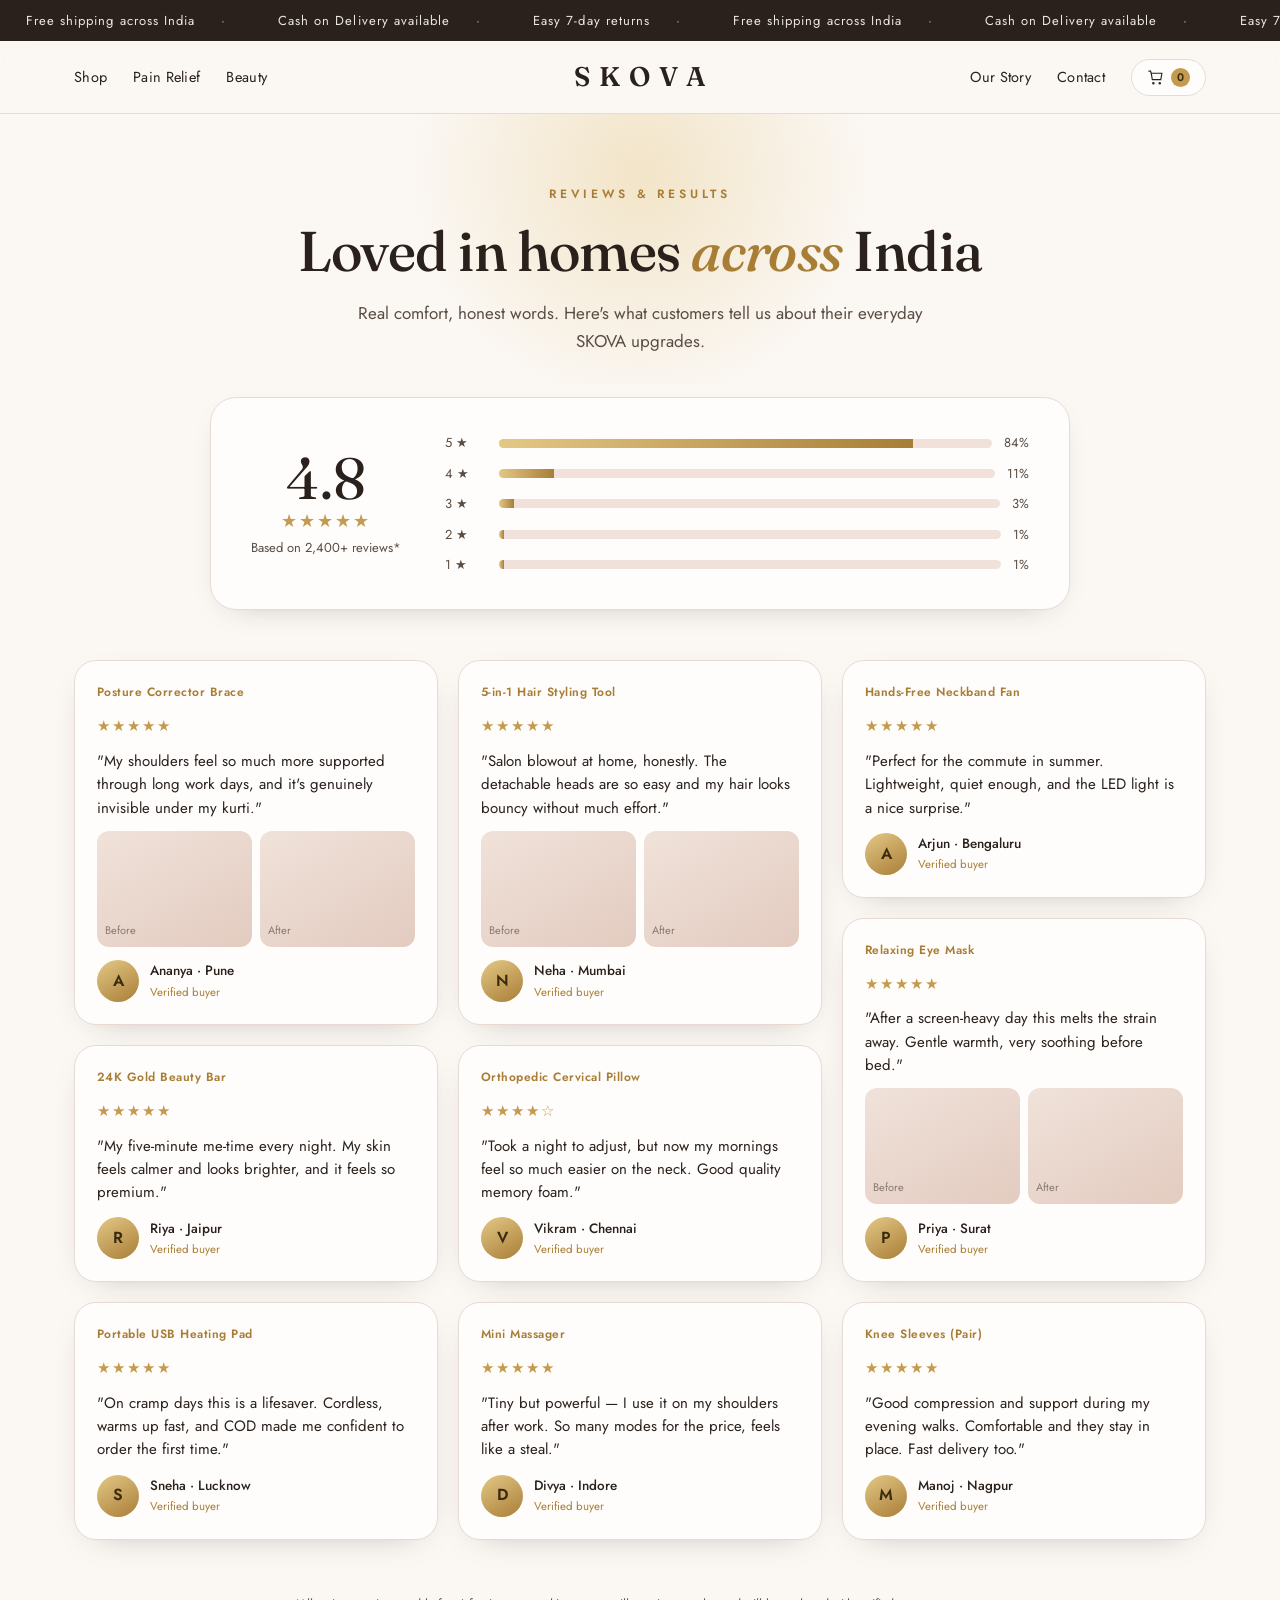
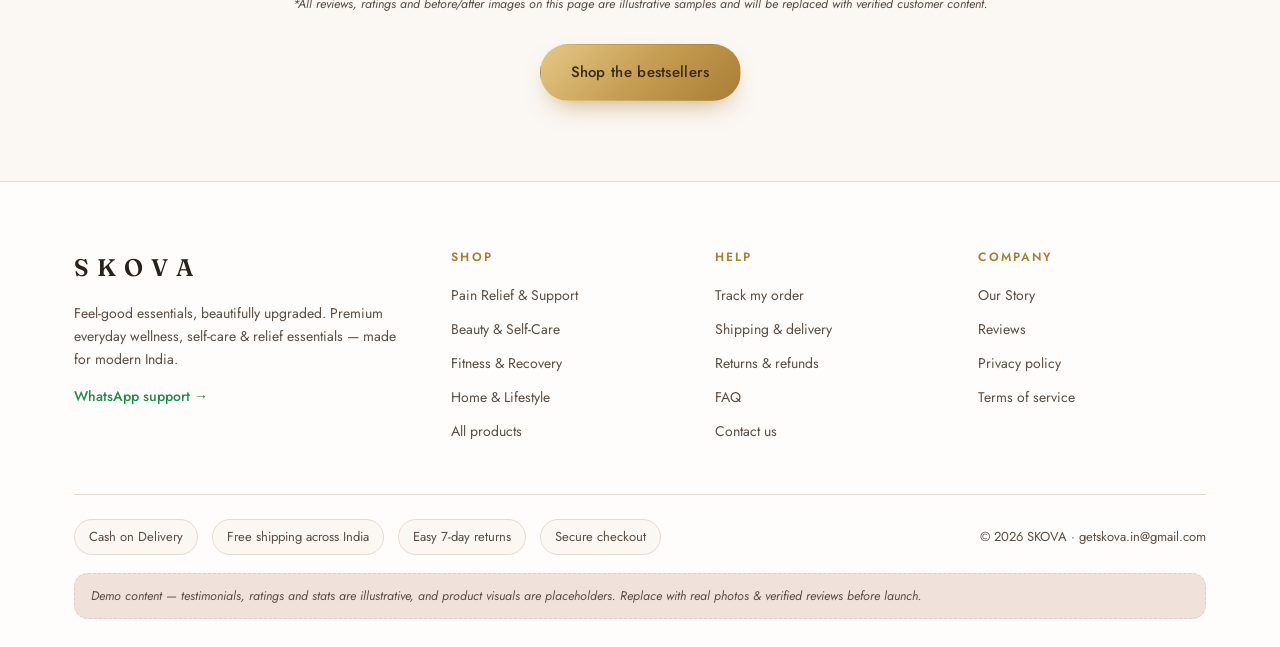
<file: reviews.html>
<!DOCTYPE html>
<html lang="en">
<head>
<meta charset="utf-8"/>
<meta name="viewport" content="width=device-width, initial-scale=1"/>
<title>Reviews & Results — SKOVA</title>
<meta name="description" content="SKOVA customer reviews and results from across India. 4.8 average rating across our wellness, beauty and self-care essentials."/>
<style>
@import url('https://fonts.googleapis.com/css2?family=Fraunces:ital,opsz,wght@0,9..144,400;0,9..144,500;0,9..144,600;1,9..144,500;1,9..144,600&family=Jost:wght@300;400;500;600&display=swap');

/* ===================== DESIGN TOKENS ===================== */
:root{
  --porcelain:#FBF7F3;
  --porcelain-2:#FFFDFB;
  --cocoa:#2A211C;
  --cocoa-soft:#5A4D44;
  --gold:#C39A4E;
  --gold-light:#E4C886;
  --gold-deep:#A87E36;
  --blush:#F0E2DA;
  --nude:#E3CBBF;
  --hairline:#E6DAD1;
  --shadow:0 18px 50px -28px rgba(42,33,28,.45);
  --shadow-soft:0 10px 34px -22px rgba(42,33,28,.4);
  --radius:22px;
  --radius-lg:26px;
  --maxw:1180px;
  --serif:'Fraunces',Georgia,'Times New Roman',serif;
  --sans:'Jost','Inter',-apple-system,BlinkMacSystemFont,'Segoe UI',sans-serif;
}
*{box-sizing:border-box}
html{scroll-behavior:smooth}
body{
  margin:0;
  font-family:var(--sans);
  color:var(--cocoa);
  background:var(--porcelain);
  font-size:17px;
  line-height:1.65;
  -webkit-font-smoothing:antialiased;
  text-rendering:optimizeLegibility;
}
h1,h2,h3,h4{font-family:var(--serif);font-weight:500;line-height:1.12;margin:0;letter-spacing:-.01em}
p{margin:0}
a{color:inherit;text-decoration:none}
img{max-width:100%;display:block}
em{font-style:italic;color:var(--gold-deep)}
.wrap{max-width:var(--maxw);margin:0 auto;padding:0 24px}
.eyebrow{font-size:12px;letter-spacing:.32em;text-transform:uppercase;color:var(--gold-deep);font-weight:600}
.muted{color:var(--cocoa-soft)}
.center{text-align:center}

/* ===================== BUTTONS ===================== */
.btn{
  display:inline-flex;align-items:center;justify-content:center;gap:.5em;
  font-family:var(--sans);font-weight:500;font-size:15px;letter-spacing:.02em;
  padding:15px 30px;border-radius:44px;cursor:pointer;border:1px solid transparent;
  transition:transform .25s ease, box-shadow .25s ease, background .25s ease;
}
.btn:focus-visible{outline:2px solid var(--gold-deep);outline-offset:3px}
.btn-primary{
  color:#3a2c10;
  background:linear-gradient(135deg,var(--gold-light),var(--gold) 55%,var(--gold-deep));
  box-shadow:0 12px 26px -12px rgba(168,126,54,.7);
}
.btn-primary:hover{transform:translateY(-2px);box-shadow:0 18px 32px -12px rgba(168,126,54,.8)}
.btn-ghost{background:transparent;border:1px solid var(--cocoa);color:var(--cocoa)}
.btn-ghost:hover{background:var(--cocoa);color:var(--porcelain-2)}
.btn-light{background:var(--porcelain-2);border:1px solid var(--hairline);color:var(--cocoa)}
.btn-light:hover{transform:translateY(-2px);box-shadow:var(--shadow-soft)}
.btn-sm{padding:11px 22px;font-size:14px}

/* ===================== ANNOUNCEMENT MARQUEE ===================== */
.announce{background:var(--cocoa);color:var(--porcelain);overflow:hidden;font-size:13px;letter-spacing:.08em}
.marquee{display:flex;width:max-content;animation:marquee 34s linear infinite}
.marquee span{padding:10px 26px;white-space:nowrap;opacity:.92}
.marquee span::after{content:'·';margin-left:26px;color:var(--gold-light)}
@keyframes marquee{from{transform:translateX(0)}to{transform:translateX(-50%)}}

/* ===================== HEADER ===================== */
.header{position:sticky;top:0;z-index:50;background:rgba(251,247,243,.82);backdrop-filter:blur(14px);border-bottom:1px solid var(--hairline)}
.nav{display:grid;grid-template-columns:1fr auto 1fr;align-items:center;height:72px}
.nav-left,.nav-right{display:flex;align-items:center;gap:26px}
.nav-right{justify-content:flex-end}
.nav-left a,.nav-right a{font-size:14.5px;font-weight:400;letter-spacing:.02em;position:relative;transition:color .2s}
.nav-left a:hover,.nav-right a:hover{color:var(--gold-deep)}
.brand{font-family:var(--serif);font-weight:600;font-size:27px;letter-spacing:.34em;text-align:center;padding-left:.34em}
.cart{display:inline-flex;align-items:center;gap:7px;border:1px solid var(--hairline);border-radius:44px;padding:8px 15px;background:var(--porcelain-2)}
.cart .count{background:var(--gold);color:#3a2c10;font-size:11px;font-weight:600;width:19px;height:19px;border-radius:50%;display:inline-flex;align-items:center;justify-content:center}
.burger{display:none;flex-direction:column;gap:4px;background:none;border:0;cursor:pointer;padding:6px}
.burger span{width:22px;height:2px;background:var(--cocoa);border-radius:2px}

/* ===================== HERO ===================== */
.hero{position:relative;overflow:hidden;padding:74px 0 56px}
.hero::before{content:"";position:absolute;top:-160px;right:-120px;width:520px;height:520px;border-radius:50%;
  background:radial-gradient(circle,rgba(228,200,134,.5),rgba(228,200,134,0) 68%);filter:blur(8px);z-index:0}
.hero-grid{display:grid;grid-template-columns:1.05fr .95fr;gap:52px;align-items:center;position:relative;z-index:1}
.hero h1{font-size:clamp(40px,5.6vw,68px);margin:18px 0 20px}
.hero .sub{font-size:18px;max-width:30em;color:var(--cocoa-soft)}
.hero-cta{display:flex;gap:14px;flex-wrap:wrap;margin:30px 0 26px}
.trust-row{display:flex;align-items:center;gap:22px;flex-wrap:wrap;font-size:14px}
.stars{color:var(--gold);letter-spacing:2px;font-size:15px}
.trust-pill{display:inline-flex;align-items:center;gap:8px;border:1px solid var(--hairline);background:var(--porcelain-2);padding:7px 14px;border-radius:44px;font-weight:500}
.divider-dot{width:4px;height:4px;border-radius:50%;background:var(--nude)}

/* product visual placeholder */
.hero-visual{position:relative;aspect-ratio:4/4.4;border-radius:var(--radius-lg);
  background:linear-gradient(150deg,var(--blush),var(--nude));box-shadow:var(--shadow);overflow:hidden;
  display:flex;align-items:center;justify-content:center}
.hero-visual::after{content:"";position:absolute;width:62%;aspect-ratio:1;border-radius:50%;
  background:radial-gradient(circle,rgba(255,255,255,.85),rgba(255,255,255,0) 70%)}
.ph-label{position:relative;z-index:1;font-family:var(--serif);font-style:italic;color:rgba(42,33,28,.42);font-size:15px}
.float-badge{position:absolute;z-index:2;background:var(--porcelain-2);border:1px solid var(--hairline);border-radius:16px;
  padding:11px 15px;box-shadow:var(--shadow-soft);font-size:13px;line-height:1.3}
.float-badge.tl{top:18px;left:-14px}
.float-badge.br{bottom:20px;right:-12px}
.float-badge strong{font-family:var(--serif);font-size:15px}

/* ===================== SECTION SHELL ===================== */
section{position:relative}
.sec{padding:78px 0}
.sec-head{max-width:38em;margin:0 auto 44px}
.sec-head h2{font-size:clamp(30px,3.8vw,44px);margin:12px 0 12px}
.sec-head.left{margin-left:0;text-align:left}

/* ===================== CATEGORY GRID ===================== */
.cat-grid{display:grid;grid-template-columns:repeat(4,1fr);gap:20px}
.cat-card{position:relative;border-radius:var(--radius);padding:26px 24px 24px;min-height:230px;
  display:flex;flex-direction:column;justify-content:flex-end;border:1px solid var(--hairline);overflow:hidden;
  box-shadow:var(--shadow-soft);transition:transform .3s ease, box-shadow .3s ease}
.cat-card:hover{transform:translateY(-4px);box-shadow:var(--shadow)}
.cat-card .c-num{position:absolute;top:18px;left:22px;font-family:var(--serif);font-style:italic;color:rgba(42,33,28,.35);font-size:15px}
.cat-card h3{font-size:21px;margin-bottom:4px}
.cat-card .shop-now{margin-top:10px;font-size:13px;font-weight:600;letter-spacing:.04em;color:var(--gold-deep)}
.cat-1{background:linear-gradient(160deg,#F4E7DE,#E7CFC2)}
.cat-2{background:linear-gradient(160deg,#F6ECE2,#EAD3B7)}
.cat-3{background:linear-gradient(160deg,#EFE6DC,#DBC8BC)}
.cat-4{background:linear-gradient(160deg,#F3EDE4,#E2D2C4)}

/* ===================== PRODUCT CARDS ===================== */
.prod-grid{display:grid;grid-template-columns:repeat(4,1fr);gap:22px}
.card{background:var(--porcelain-2);border:1px solid var(--hairline);border-radius:var(--radius);overflow:hidden;
  display:flex;flex-direction:column;box-shadow:var(--shadow-soft);transition:transform .3s ease, box-shadow .3s ease}
.card:hover{transform:translateY(-5px);box-shadow:var(--shadow)}
.card-media{aspect-ratio:1/1;position:relative;display:flex;align-items:center;justify-content:center;
  background:linear-gradient(150deg,var(--blush),var(--nude))}
.card-media::after{content:"";position:absolute;width:60%;aspect-ratio:1;border-radius:50%;
  background:radial-gradient(circle,rgba(255,255,255,.8),rgba(255,255,255,0) 70%)}
.card-media .ph-label{font-size:13px}
.tag{position:absolute;top:12px;left:12px;z-index:1;background:var(--cocoa);color:var(--porcelain);font-size:10.5px;
  letter-spacing:.12em;text-transform:uppercase;padding:5px 11px;border-radius:44px}
.card-body{padding:18px 18px 20px;display:flex;flex-direction:column;gap:7px;flex:1}
.card-body .name{font-family:var(--serif);font-size:18px;line-height:1.25}
.card-rate{font-size:12.5px;color:var(--cocoa-soft);display:flex;align-items:center;gap:6px}
.card-desc{font-size:13.5px;color:var(--cocoa-soft);flex:1}
.card-foot{display:flex;align-items:center;justify-content:space-between;margin-top:6px}
.price{font-family:var(--serif);font-size:19px;font-weight:600}

/* ===================== BENEFITS ===================== */
.benefits{background:var(--porcelain-2);border-top:1px solid var(--hairline);border-bottom:1px solid var(--hairline)}
.ben-grid{display:grid;grid-template-columns:repeat(4,1fr);gap:24px}
.ben{display:flex;flex-direction:column;align-items:center;text-align:center;gap:10px}
.ben .ic{width:54px;height:54px;border-radius:50%;display:flex;align-items:center;justify-content:center;
  background:linear-gradient(150deg,var(--blush),var(--nude));border:1px solid var(--hairline)}
.ben .ic svg{width:24px;height:24px;stroke:var(--gold-deep);fill:none;stroke-width:1.6}
.ben h4{font-size:16px}
.ben p{font-size:13.5px;color:var(--cocoa-soft)}

/* ===================== TESTIMONIALS ===================== */
.tst-grid{display:grid;grid-template-columns:repeat(3,1fr);gap:22px}
.tst{background:var(--porcelain-2);border:1px solid var(--hairline);border-radius:var(--radius);padding:26px 24px;
  box-shadow:var(--shadow-soft);display:flex;flex-direction:column;gap:14px}
.tst .quote{font-family:var(--serif);font-size:17.5px;line-height:1.5}
.tst-foot{display:flex;align-items:center;gap:12px;margin-top:auto}
.avatar{width:42px;height:42px;border-radius:50%;background:linear-gradient(150deg,var(--gold-light),var(--gold-deep));
  color:#3a2c10;font-weight:600;display:flex;align-items:center;justify-content:center;font-size:16px}
.tst-foot .who{font-size:14px;font-weight:500}
.tst-foot .verified{font-size:12px;color:var(--gold-deep)}

/* ===================== WHY BAND (dark) ===================== */
.band{background:var(--cocoa);color:var(--porcelain)}
.band .eyebrow{color:var(--gold-light)}
.band em{color:var(--gold-light)}
.why-grid{display:grid;grid-template-columns:1.1fr 1fr;gap:48px;align-items:center}
.why-grid h2{font-size:clamp(28px,3.6vw,42px);color:var(--porcelain)}
.why-grid p{color:rgba(251,247,243,.78);margin-top:16px}
.stats{display:grid;grid-template-columns:repeat(3,1fr);gap:18px}
.stat{background:rgba(251,247,243,.05);border:1px solid rgba(228,200,134,.22);border-radius:18px;padding:22px 18px;text-align:center}
.stat .num{font-family:var(--serif);font-size:32px;color:var(--gold-light)}
.stat .lbl{font-size:12.5px;color:rgba(251,247,243,.72);margin-top:4px}
.illus-note{font-size:12px;letter-spacing:.04em;color:rgba(251,247,243,.5);margin-top:16px;font-style:italic}

/* ===================== SPOTLIGHT ===================== */
.spot{display:grid;grid-template-columns:1fr 1.05fr;gap:48px;align-items:center}
.spot-visual{aspect-ratio:1/1;border-radius:var(--radius-lg);background:linear-gradient(150deg,var(--blush),var(--nude));
  box-shadow:var(--shadow);display:flex;align-items:center;justify-content:center;position:relative;overflow:hidden}
.spot-visual::after{content:"";position:absolute;width:60%;aspect-ratio:1;border-radius:50%;
  background:radial-gradient(circle,rgba(255,255,255,.82),rgba(255,255,255,0) 70%)}
.spot ul{list-style:none;padding:0;margin:22px 0 28px;display:flex;flex-direction:column;gap:12px}
.spot li{display:flex;gap:11px;align-items:flex-start;font-size:15.5px}
.spot li .chk{flex:none;width:22px;height:22px;border-radius:50%;background:var(--gold);color:#3a2c10;
  display:flex;align-items:center;justify-content:center;font-size:12px;margin-top:1px}

/* ===================== NEWSLETTER ===================== */
.news{background:var(--cocoa);color:var(--porcelain);text-align:center}
.news h2{color:var(--porcelain);font-size:clamp(28px,3.6vw,40px)}
.news em{color:var(--gold-light)}
.news p{color:rgba(251,247,243,.75);margin:14px auto 26px;max-width:30em}
.news-form{display:flex;gap:12px;max-width:480px;margin:0 auto;flex-wrap:wrap;justify-content:center}
.news-form input{flex:1;min-width:220px;padding:15px 22px;border-radius:44px;border:1px solid rgba(228,200,134,.3);
  background:rgba(251,247,243,.06);color:var(--porcelain);font-family:var(--sans);font-size:15px}
.news-form input::placeholder{color:rgba(251,247,243,.55)}
.news-form input:focus{outline:2px solid var(--gold-light);outline-offset:2px}
.no-spam{font-size:12.5px;color:rgba(251,247,243,.55);margin-top:14px}

/* ===================== FOOTER ===================== */
.footer{background:var(--porcelain-2);border-top:1px solid var(--hairline);padding:66px 0 28px}
.foot-grid{display:grid;grid-template-columns:1.5fr 1fr 1fr 1fr;gap:36px}
.foot-brand .brand{text-align:left;padding:0;font-size:24px;margin-bottom:14px}
.foot-brand p{font-size:14px;color:var(--cocoa-soft);max-width:26em}
.foot-col h5{font-family:var(--sans);font-size:12px;letter-spacing:.18em;text-transform:uppercase;color:var(--gold-deep);margin:0 0 16px;font-weight:600}
.foot-col a{display:block;font-size:14px;color:var(--cocoa-soft);margin-bottom:11px;transition:color .2s}
.foot-col a:hover{color:var(--cocoa)}
.foot-note{display:flex;gap:14px;flex-wrap:wrap;align-items:center;margin-top:40px;padding-top:24px;border-top:1px solid var(--hairline);font-size:13px;color:var(--cocoa-soft)}
.foot-note .pill{border:1px solid var(--hairline);border-radius:44px;padding:6px 14px;background:var(--porcelain)}
.wa{color:#1f8a4c;font-weight:500}
.demo-note{margin-top:18px;font-size:12.5px;color:var(--cocoa-soft);background:var(--blush);border:1px dashed var(--nude);
  border-radius:14px;padding:12px 16px;font-style:italic}

/* ===================== ANIMATION ===================== */
.fade-up{opacity:0;transform:translateY(22px);animation:fadeUp .9s ease forwards}
.fade-up.d1{animation-delay:.08s}
.fade-up.d2{animation-delay:.16s}
.fade-up.d3{animation-delay:.24s}
@keyframes fadeUp{to{opacity:1;transform:none}}

/* ===================== RESPONSIVE ===================== */
@media(max-width:900px){
  body{font-size:16px}
  .nav{grid-template-columns:auto 1fr auto;height:64px}
  .nav-left{gap:14px}
  .nav-left a:not(.burger){display:none}
  .burger{display:flex}
  .brand{font-size:23px}
  .nav-right a:not(.cart){display:none}
  .hero-grid,.why-grid,.spot{grid-template-columns:1fr;gap:34px}
  .hero-visual{max-width:420px;margin:0 auto;width:100%}
  .cat-grid{grid-template-columns:repeat(2,1fr)}
  .prod-grid{grid-template-columns:repeat(2,1fr)}
  .ben-grid{grid-template-columns:repeat(2,1fr);gap:30px 18px}
  .tst-grid{grid-template-columns:1fr}
  .stats{grid-template-columns:repeat(3,1fr);gap:10px}
  .foot-grid{grid-template-columns:1fr 1fr;gap:30px}
  .sec{padding:58px 0}
  .float-badge.tl{left:6px}.float-badge.br{right:6px}
}
@media(max-width:540px){
  .cat-grid,.prod-grid{grid-template-columns:1fr}
  .foot-grid{grid-template-columns:1fr}
  .stat .num{font-size:26px}
}
@media(prefers-reduced-motion:reduce){
  *{animation-duration:.001ms !important;animation-iteration-count:1 !important;scroll-behavior:auto}
  .fade-up{opacity:1;transform:none}
}

.page-hero{padding:64px 0 42px;text-align:center;position:relative;overflow:hidden}
.page-hero::before{content:"";position:absolute;top:-150px;left:50%;transform:translateX(-50%);width:560px;height:420px;
  background:radial-gradient(circle,rgba(228,200,134,.4),rgba(228,200,134,0) 66%);z-index:0}
.page-hero .wrap{position:relative;z-index:1}
.page-hero h1{font-size:clamp(34px,5vw,56px);margin:14px auto 16px;max-width:14em}
.page-hero p{max-width:34em;margin:0 auto;color:var(--cocoa-soft)}
/* summary card */
.rev-summary{display:grid;grid-template-columns:auto 1fr;gap:44px;align-items:center;background:var(--porcelain-2);
  border:1px solid var(--hairline);border-radius:var(--radius-lg);padding:34px 40px;box-shadow:var(--shadow-soft);max-width:860px;margin:0 auto 50px}
.rev-score{text-align:center}
.rev-score .big{font-family:var(--serif);font-size:58px;line-height:1}
.rev-score .stars{font-size:18px}
.rev-bars{display:flex;flex-direction:column;gap:9px}
.bar-row{display:flex;align-items:center;gap:12px;font-size:13px;color:var(--cocoa-soft)}
.bar-row .lbl{width:42px}
.bar{flex:1;height:9px;border-radius:9px;background:var(--blush);overflow:hidden}
.bar i{display:block;height:100%;background:linear-gradient(90deg,var(--gold-light),var(--gold-deep))}
/* masonry via CSS columns */
.masonry{column-count:3;column-gap:20px}
.masonry .rev{break-inside:avoid;background:var(--porcelain-2);border:1px solid var(--hairline);border-radius:var(--radius);
  padding:22px 22px;margin-bottom:20px;display:flex;flex-direction:column;gap:11px;box-shadow:var(--shadow-soft)}
.rev .prod-ref{font-size:12px;color:var(--gold-deep);letter-spacing:.04em;font-weight:600}
.rev .quote{font-size:15px;line-height:1.55}
.rev-foot{display:flex;align-items:center;gap:11px;margin-top:2px}
.rev-foot .who{font-size:13.5px;font-weight:500}
.rev-foot .verified{font-size:11.5px;color:var(--gold-deep)}
.ba{display:grid;grid-template-columns:1fr 1fr;gap:8px}
.ba div{aspect-ratio:4/3;border-radius:12px;background:linear-gradient(150deg,var(--blush),var(--nude));
  display:flex;align-items:flex-end;padding:8px;font-size:11px;color:rgba(42,33,28,.5)}
@media(max-width:900px){.rev-summary{grid-template-columns:1fr;gap:24px;text-align:center}.masonry{column-count:2}}
@media(max-width:600px){.masonry{column-count:1}}
</style>
</head>
<body>
<!-- ===== 1. ANNOUNCEMENT MARQUEE ===== -->
<div class="announce" role="region" aria-label="Store announcements">
  <div class="marquee">
    <span>Free shipping across India</span><span>Cash on Delivery available</span><span>Easy 7-day returns</span>
    <span>Free shipping across India</span><span>Cash on Delivery available</span><span>Easy 7-day returns</span>
  </div>
</div>

<!-- ===== 2. STICKY HEADER ===== -->
<header class="header">
  <div class="wrap">
    <nav class="nav" aria-label="Primary">
      <div class="nav-left">
        <button class="burger" aria-label="Open menu" aria-expanded="false"><span></span><span></span><span></span></button>
        <a href="shop.html">Shop</a>
        <a href="shop.html">Pain Relief</a>
        <a href="shop.html">Beauty</a>
      </div>
      <a href="index.html" class="brand" aria-label="SKOVA home">SKOVA</a>
      <div class="nav-right">
        <a href="about.html">Our Story</a>
        <a href="contact.html">Contact</a>
        <a href="#cart" class="cart" aria-label="Cart, 0 items">
          <svg width="17" height="17" viewBox="0 0 24 24" fill="none" stroke="currentColor" stroke-width="1.6" aria-hidden="true"><path d="M6 6h15l-1.5 9h-12z"/><circle cx="9" cy="20" r="1"/><circle cx="18" cy="20" r="1"/><path d="M6 6 5 3H2"/></svg>
          <span class="count">0</span>
        </a>
      </div>
    </nav>
  </div>
</header>

<main id="top">

<!-- ===== PAGE HERO ===== -->
<section class="page-hero">
  <div class="wrap">
    <span class="eyebrow">Reviews &amp; results</span>
    <h1>Loved in homes <em>across</em> India</h1>
    <p>Real comfort, honest words. Here's what customers tell us about their everyday SKOVA upgrades.</p>
  </div>
</section>

<div class="wrap" style="padding-bottom:80px">

  <!-- ===== SUMMARY CARD ===== -->
  <div class="rev-summary fade-up">
    <div class="rev-score"><div class="big">4.8</div><div class="stars" aria-hidden="true">★★★★★</div><div class="muted" style="font-size:13px">Based on 2,400+ reviews*</div></div>
    <div class="rev-bars">
      <div class="bar-row"><span class="lbl">5 ★</span><span class="bar"><i style="width:84%"></i></span><span>84%</span></div>
      <div class="bar-row"><span class="lbl">4 ★</span><span class="bar"><i style="width:11%"></i></span><span>11%</span></div>
      <div class="bar-row"><span class="lbl">3 ★</span><span class="bar"><i style="width:3%"></i></span><span>3%</span></div>
      <div class="bar-row"><span class="lbl">2 ★</span><span class="bar"><i style="width:1%"></i></span><span>1%</span></div>
      <div class="bar-row"><span class="lbl">1 ★</span><span class="bar"><i style="width:1%"></i></span><span>1%</span></div>
    </div>
  </div>

  <!-- ===== MASONRY REVIEWS ===== -->
  <div class="masonry">

    <article class="rev fade-up">
      <span class="prod-ref">Posture Corrector Brace</span><span class="stars" aria-hidden="true">★★★★★</span>
      <p class="quote">"My shoulders feel so much more supported through long work days, and it's genuinely invisible under my kurti."</p>
      <div class="ba"><div><!-- replace with real before photo -->Before</div><div><!-- replace with real after photo -->After</div></div>
      <div class="rev-foot"><span class="avatar" aria-hidden="true">A</span><div><div class="who">Ananya · Pune</div><div class="verified">Verified buyer</div></div></div>
    </article>

    <article class="rev fade-up">
      <span class="prod-ref">24K Gold Beauty Bar</span><span class="stars" aria-hidden="true">★★★★★</span>
      <p class="quote">"My five-minute me-time every night. My skin feels calmer and looks brighter, and it feels so premium."</p>
      <div class="rev-foot"><span class="avatar" aria-hidden="true">R</span><div><div class="who">Riya · Jaipur</div><div class="verified">Verified buyer</div></div></div>
    </article>

    <article class="rev fade-up">
      <span class="prod-ref">Portable USB Heating Pad</span><span class="stars" aria-hidden="true">★★★★★</span>
      <p class="quote">"On cramp days this is a lifesaver. Cordless, warms up fast, and COD made me confident to order the first time."</p>
      <div class="rev-foot"><span class="avatar" aria-hidden="true">S</span><div><div class="who">Sneha · Lucknow</div><div class="verified">Verified buyer</div></div></div>
    </article>

    <article class="rev fade-up">
      <span class="prod-ref">5-in-1 Hair Styling Tool</span><span class="stars" aria-hidden="true">★★★★★</span>
      <p class="quote">"Salon blowout at home, honestly. The detachable heads are so easy and my hair looks bouncy without much effort."</p>
      <div class="ba"><div><!-- replace with real before photo -->Before</div><div><!-- replace with real after photo -->After</div></div>
      <div class="rev-foot"><span class="avatar" aria-hidden="true">N</span><div><div class="who">Neha · Mumbai</div><div class="verified">Verified buyer</div></div></div>
    </article>

    <article class="rev fade-up">
      <span class="prod-ref">Orthopedic Cervical Pillow</span><span class="stars" aria-hidden="true">★★★★☆</span>
      <p class="quote">"Took a night to adjust, but now my mornings feel so much easier on the neck. Good quality memory foam."</p>
      <div class="rev-foot"><span class="avatar" aria-hidden="true">V</span><div><div class="who">Vikram · Chennai</div><div class="verified">Verified buyer</div></div></div>
    </article>

    <article class="rev fade-up">
      <span class="prod-ref">Mini Massager</span><span class="stars" aria-hidden="true">★★★★★</span>
      <p class="quote">"Tiny but powerful — I use it on my shoulders after work. So many modes for the price, feels like a steal."</p>
      <div class="rev-foot"><span class="avatar" aria-hidden="true">D</span><div><div class="who">Divya · Indore</div><div class="verified">Verified buyer</div></div></div>
    </article>

    <article class="rev fade-up">
      <span class="prod-ref">Hands-Free Neckband Fan</span><span class="stars" aria-hidden="true">★★★★★</span>
      <p class="quote">"Perfect for the commute in summer. Lightweight, quiet enough, and the LED light is a nice surprise."</p>
      <div class="rev-foot"><span class="avatar" aria-hidden="true">A</span><div><div class="who">Arjun · Bengaluru</div><div class="verified">Verified buyer</div></div></div>
    </article>

    <article class="rev fade-up">
      <span class="prod-ref">Relaxing Eye Mask</span><span class="stars" aria-hidden="true">★★★★★</span>
      <p class="quote">"After a screen-heavy day this melts the strain away. Gentle warmth, very soothing before bed."</p>
      <div class="ba"><div><!-- replace with real before photo -->Before</div><div><!-- replace with real after photo -->After</div></div>
      <div class="rev-foot"><span class="avatar" aria-hidden="true">P</span><div><div class="who">Priya · Surat</div><div class="verified">Verified buyer</div></div></div>
    </article>

    <article class="rev fade-up">
      <span class="prod-ref">Knee Sleeves (Pair)</span><span class="stars" aria-hidden="true">★★★★★</span>
      <p class="quote">"Good compression and support during my evening walks. Comfortable and they stay in place. Fast delivery too."</p>
      <div class="rev-foot"><span class="avatar" aria-hidden="true">M</span><div><div class="who">Manoj · Nagpur</div><div class="verified">Verified buyer</div></div></div>
    </article>

  </div>

  <p class="center muted" style="font-size:12.5px;margin-top:34px;font-style:italic">*All reviews, ratings and before/after images on this page are illustrative samples and will be replaced with verified customer content.</p>

  <div class="center" style="margin-top:30px"><a href="shop.html" class="btn btn-primary">Shop the bestsellers</a></div>
</div>

</main>
<!-- ===== FOOTER ===== -->
<footer class="footer">
  <div class="wrap">
    <div class="foot-grid">
      <div class="foot-brand">
        <div class="brand">SKOVA</div>
        <p>Feel-good essentials, beautifully upgraded. Premium everyday wellness, self-care &amp; relief essentials — made for modern India.</p>
        <p style="margin-top:14px"><a href="https://wa.me/910000000000" class="wa">WhatsApp support →</a></p>
      </div>
      <div class="foot-col">
        <h5>Shop</h5>
        <a href="shop.html">Pain Relief &amp; Support</a>
        <a href="shop.html">Beauty &amp; Self-Care</a>
        <a href="shop.html">Fitness &amp; Recovery</a>
        <a href="shop.html">Home &amp; Lifestyle</a>
        <a href="shop.html">All products</a>
      </div>
      <div class="foot-col">
        <h5>Help</h5>
        <a href="faq.html">Track my order</a>
        <a href="faq.html">Shipping &amp; delivery</a>
        <a href="faq.html">Returns &amp; refunds</a>
        <a href="faq.html">FAQ</a>
        <a href="contact.html">Contact us</a>
      </div>
      <div class="foot-col">
        <h5>Company</h5>
        <a href="about.html">Our Story</a>
        <a href="reviews.html">Reviews</a>
        <a href="#">Privacy policy</a>
        <a href="#">Terms of service</a>
      </div>
    </div>
    <div class="foot-note">
      <span class="pill">Cash on Delivery</span>
      <span class="pill">Free shipping across India</span>
      <span class="pill">Easy 7-day returns</span>
      <span class="pill">Secure checkout</span>
      <span style="margin-left:auto">© 2026 SKOVA · getskova.in@gmail.com</span>
    </div>
    <p class="demo-note">Demo content — testimonials, ratings and stats are illustrative, and product visuals are placeholders. Replace with real photos &amp; verified reviews before launch.</p>
  </div>
</footer>
</body>
</html>
</file>
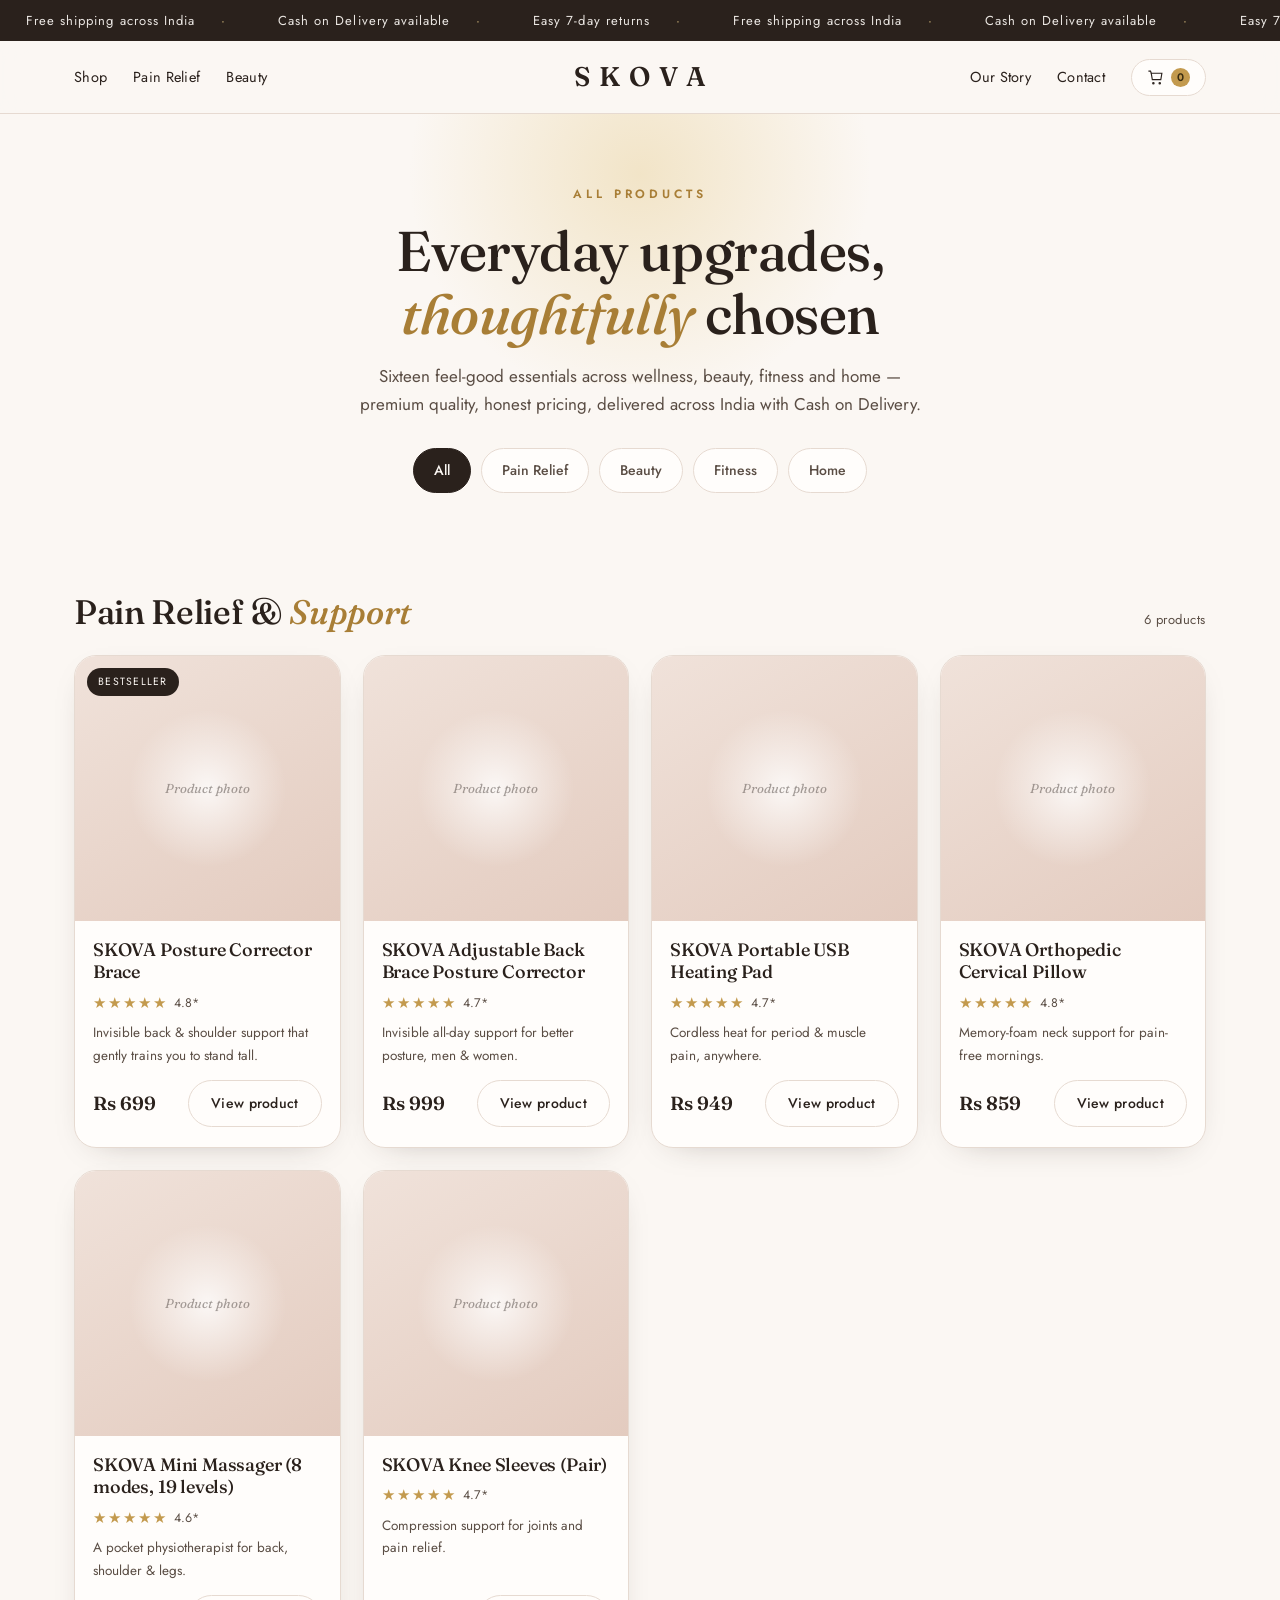
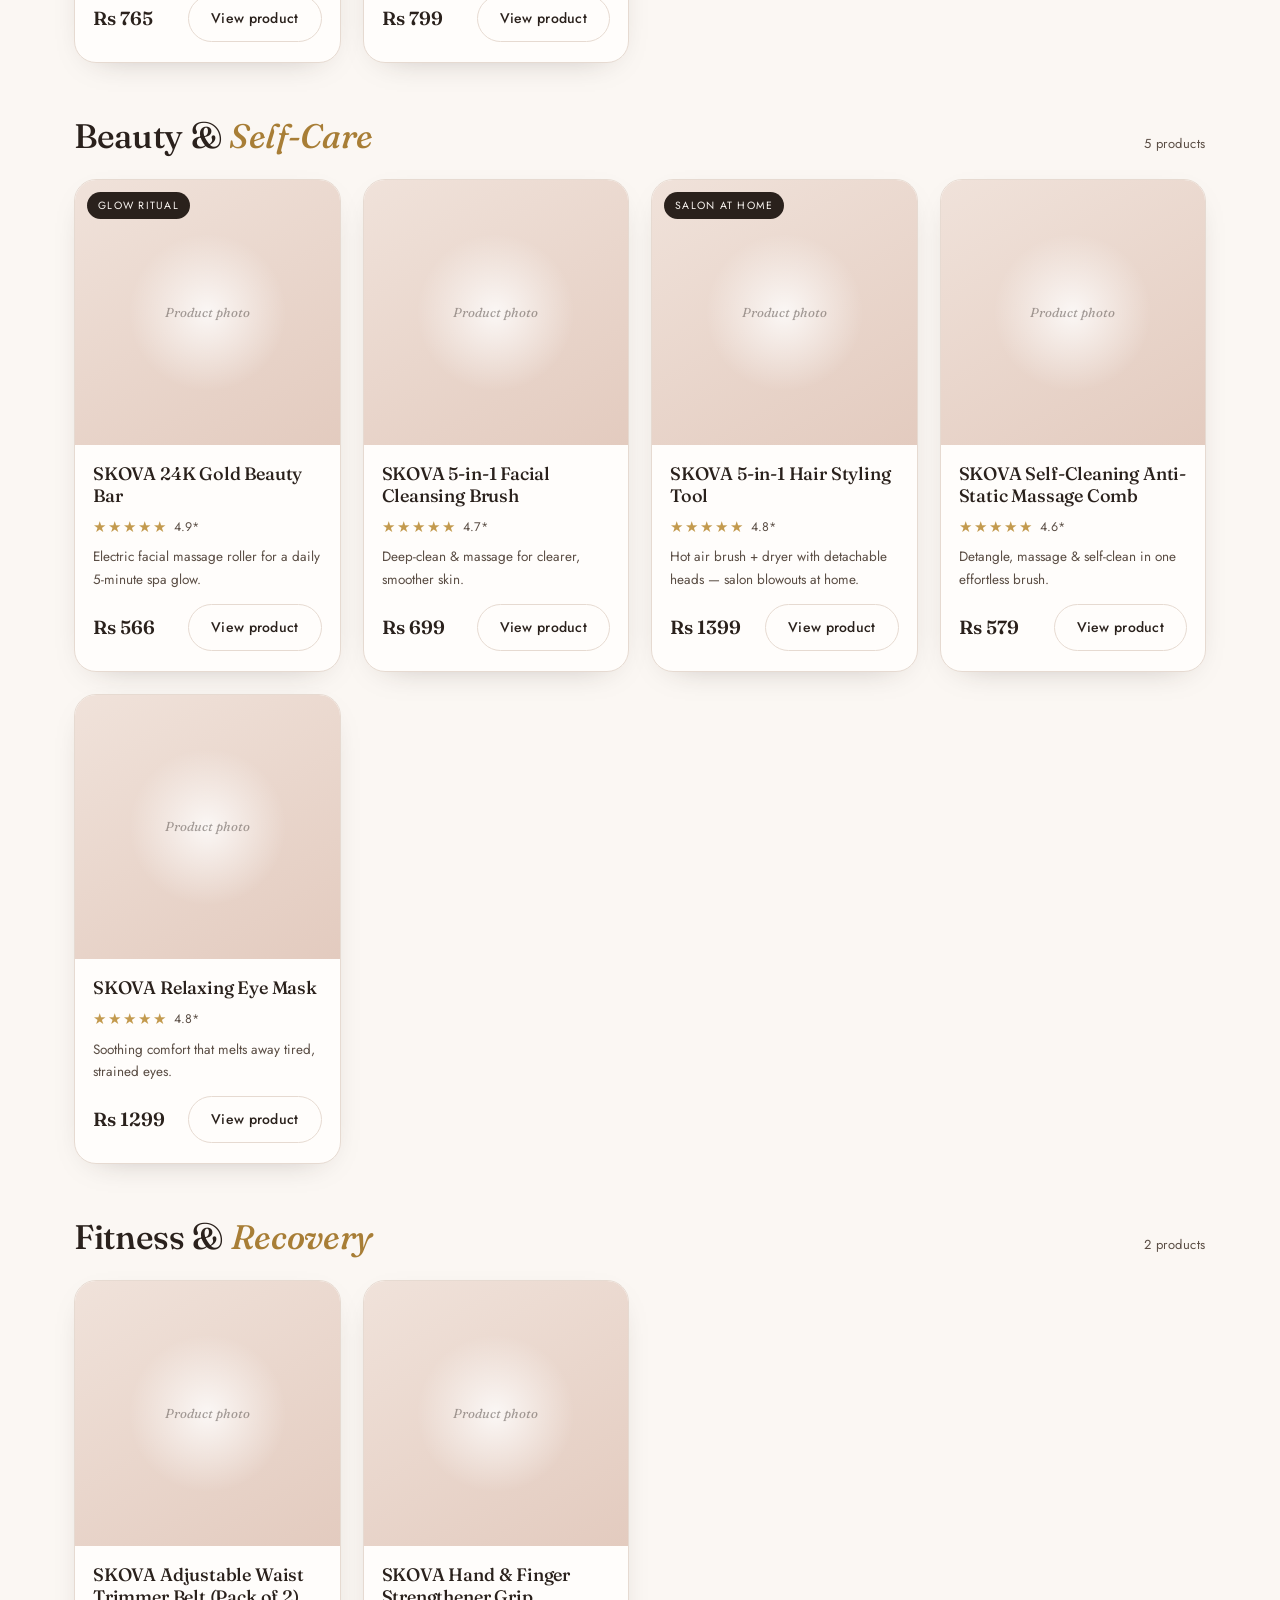
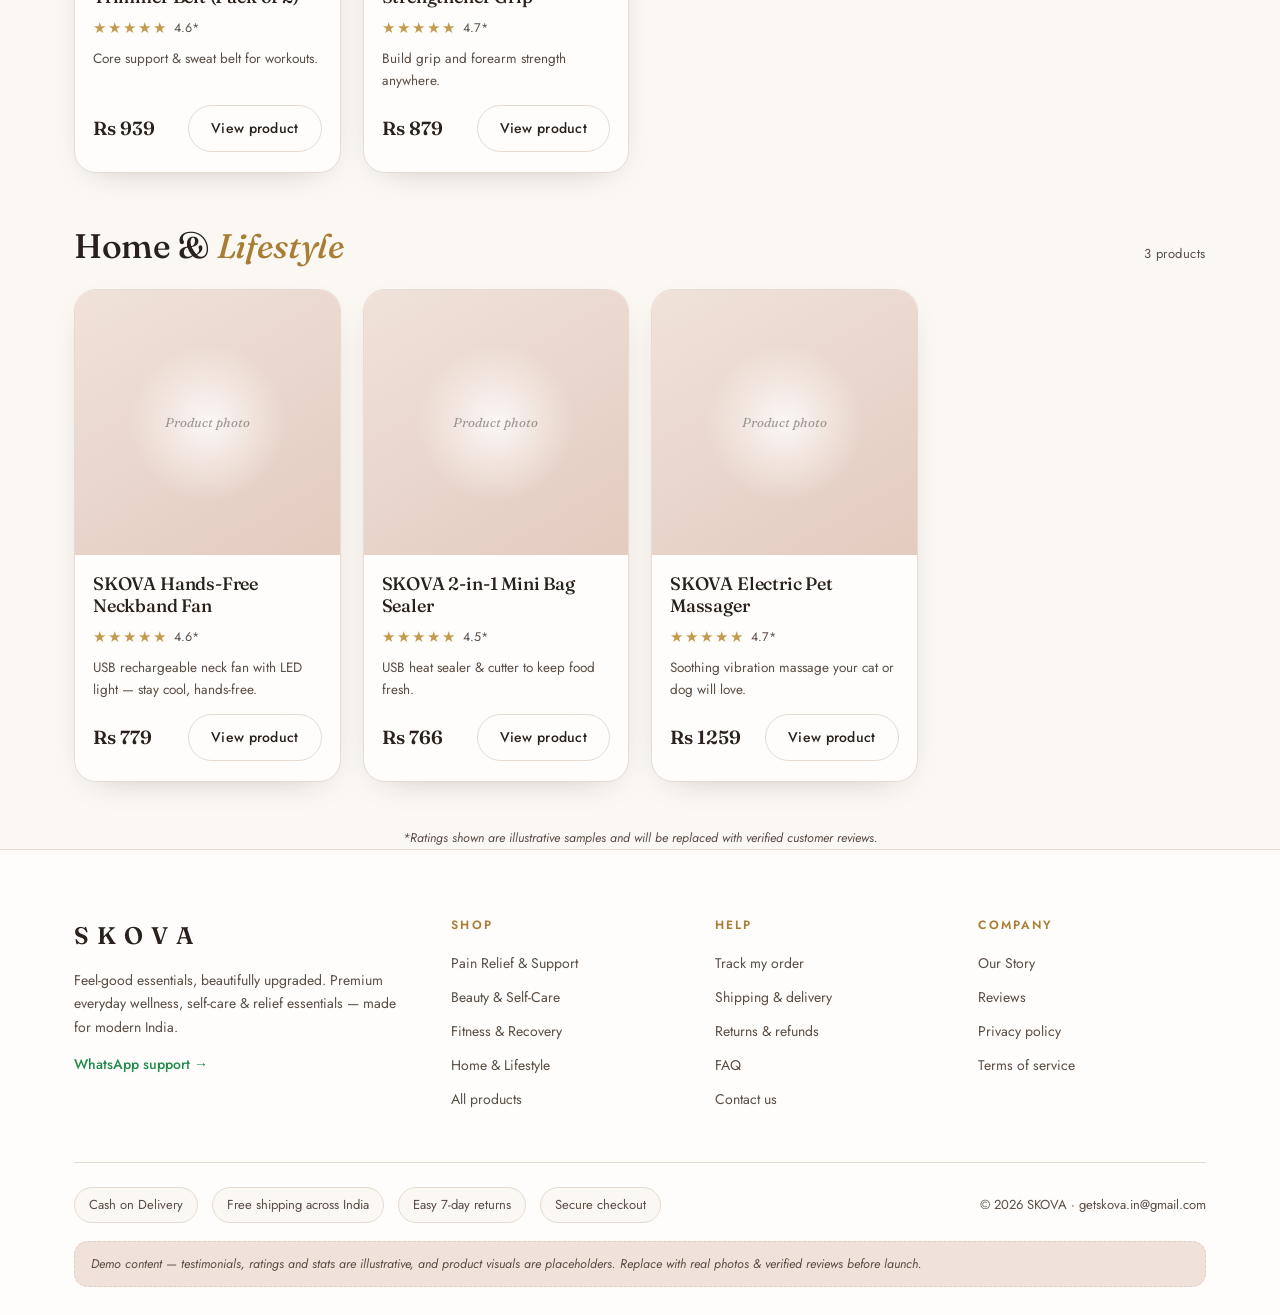
<file: shop.html>
<!DOCTYPE html>
<html lang="en">
<head>
<meta charset="utf-8"/>
<meta name="viewport" content="width=device-width, initial-scale=1"/>
<title>SKOVA — Shop all wellness & self-care essentials</title>
<meta name="description" content="Shop all 16 SKOVA wellness, self-care, fitness and home essentials. Premium quality, honest prices, Cash on Delivery across India."/>
<style>
@import url('https://fonts.googleapis.com/css2?family=Fraunces:ital,opsz,wght@0,9..144,400;0,9..144,500;0,9..144,600;1,9..144,500;1,9..144,600&family=Jost:wght@300;400;500;600&display=swap');

/* ===================== DESIGN TOKENS ===================== */
:root{
  --porcelain:#FBF7F3;
  --porcelain-2:#FFFDFB;
  --cocoa:#2A211C;
  --cocoa-soft:#5A4D44;
  --gold:#C39A4E;
  --gold-light:#E4C886;
  --gold-deep:#A87E36;
  --blush:#F0E2DA;
  --nude:#E3CBBF;
  --hairline:#E6DAD1;
  --shadow:0 18px 50px -28px rgba(42,33,28,.45);
  --shadow-soft:0 10px 34px -22px rgba(42,33,28,.4);
  --radius:22px;
  --radius-lg:26px;
  --maxw:1180px;
  --serif:'Fraunces',Georgia,'Times New Roman',serif;
  --sans:'Jost','Inter',-apple-system,BlinkMacSystemFont,'Segoe UI',sans-serif;
}
*{box-sizing:border-box}
html{scroll-behavior:smooth}
body{
  margin:0;
  font-family:var(--sans);
  color:var(--cocoa);
  background:var(--porcelain);
  font-size:17px;
  line-height:1.65;
  -webkit-font-smoothing:antialiased;
  text-rendering:optimizeLegibility;
}
h1,h2,h3,h4{font-family:var(--serif);font-weight:500;line-height:1.12;margin:0;letter-spacing:-.01em}
p{margin:0}
a{color:inherit;text-decoration:none}
img{max-width:100%;display:block}
em{font-style:italic;color:var(--gold-deep)}
.wrap{max-width:var(--maxw);margin:0 auto;padding:0 24px}
.eyebrow{font-size:12px;letter-spacing:.32em;text-transform:uppercase;color:var(--gold-deep);font-weight:600}
.muted{color:var(--cocoa-soft)}
.center{text-align:center}

/* ===================== BUTTONS ===================== */
.btn{
  display:inline-flex;align-items:center;justify-content:center;gap:.5em;
  font-family:var(--sans);font-weight:500;font-size:15px;letter-spacing:.02em;
  padding:15px 30px;border-radius:44px;cursor:pointer;border:1px solid transparent;
  transition:transform .25s ease, box-shadow .25s ease, background .25s ease;
}
.btn:focus-visible{outline:2px solid var(--gold-deep);outline-offset:3px}
.btn-primary{
  color:#3a2c10;
  background:linear-gradient(135deg,var(--gold-light),var(--gold) 55%,var(--gold-deep));
  box-shadow:0 12px 26px -12px rgba(168,126,54,.7);
}
.btn-primary:hover{transform:translateY(-2px);box-shadow:0 18px 32px -12px rgba(168,126,54,.8)}
.btn-ghost{background:transparent;border:1px solid var(--cocoa);color:var(--cocoa)}
.btn-ghost:hover{background:var(--cocoa);color:var(--porcelain-2)}
.btn-light{background:var(--porcelain-2);border:1px solid var(--hairline);color:var(--cocoa)}
.btn-light:hover{transform:translateY(-2px);box-shadow:var(--shadow-soft)}
.btn-sm{padding:11px 22px;font-size:14px}

/* ===================== ANNOUNCEMENT MARQUEE ===================== */
.announce{background:var(--cocoa);color:var(--porcelain);overflow:hidden;font-size:13px;letter-spacing:.08em}
.marquee{display:flex;width:max-content;animation:marquee 34s linear infinite}
.marquee span{padding:10px 26px;white-space:nowrap;opacity:.92}
.marquee span::after{content:'·';margin-left:26px;color:var(--gold-light)}
@keyframes marquee{from{transform:translateX(0)}to{transform:translateX(-50%)}}

/* ===================== HEADER ===================== */
.header{position:sticky;top:0;z-index:50;background:rgba(251,247,243,.82);backdrop-filter:blur(14px);border-bottom:1px solid var(--hairline)}
.nav{display:grid;grid-template-columns:1fr auto 1fr;align-items:center;height:72px}
.nav-left,.nav-right{display:flex;align-items:center;gap:26px}
.nav-right{justify-content:flex-end}
.nav-left a,.nav-right a{font-size:14.5px;font-weight:400;letter-spacing:.02em;position:relative;transition:color .2s}
.nav-left a:hover,.nav-right a:hover{color:var(--gold-deep)}
.brand{font-family:var(--serif);font-weight:600;font-size:27px;letter-spacing:.34em;text-align:center;padding-left:.34em}
.cart{display:inline-flex;align-items:center;gap:7px;border:1px solid var(--hairline);border-radius:44px;padding:8px 15px;background:var(--porcelain-2)}
.cart .count{background:var(--gold);color:#3a2c10;font-size:11px;font-weight:600;width:19px;height:19px;border-radius:50%;display:inline-flex;align-items:center;justify-content:center}
.burger{display:none;flex-direction:column;gap:4px;background:none;border:0;cursor:pointer;padding:6px}
.burger span{width:22px;height:2px;background:var(--cocoa);border-radius:2px}

/* ===================== HERO ===================== */
.hero{position:relative;overflow:hidden;padding:74px 0 56px}
.hero::before{content:"";position:absolute;top:-160px;right:-120px;width:520px;height:520px;border-radius:50%;
  background:radial-gradient(circle,rgba(228,200,134,.5),rgba(228,200,134,0) 68%);filter:blur(8px);z-index:0}
.hero-grid{display:grid;grid-template-columns:1.05fr .95fr;gap:52px;align-items:center;position:relative;z-index:1}
.hero h1{font-size:clamp(40px,5.6vw,68px);margin:18px 0 20px}
.hero .sub{font-size:18px;max-width:30em;color:var(--cocoa-soft)}
.hero-cta{display:flex;gap:14px;flex-wrap:wrap;margin:30px 0 26px}
.trust-row{display:flex;align-items:center;gap:22px;flex-wrap:wrap;font-size:14px}
.stars{color:var(--gold);letter-spacing:2px;font-size:15px}
.trust-pill{display:inline-flex;align-items:center;gap:8px;border:1px solid var(--hairline);background:var(--porcelain-2);padding:7px 14px;border-radius:44px;font-weight:500}
.divider-dot{width:4px;height:4px;border-radius:50%;background:var(--nude)}

/* product visual placeholder */
.hero-visual{position:relative;aspect-ratio:4/4.4;border-radius:var(--radius-lg);
  background:linear-gradient(150deg,var(--blush),var(--nude));box-shadow:var(--shadow);overflow:hidden;
  display:flex;align-items:center;justify-content:center}
.hero-visual::after{content:"";position:absolute;width:62%;aspect-ratio:1;border-radius:50%;
  background:radial-gradient(circle,rgba(255,255,255,.85),rgba(255,255,255,0) 70%)}
.ph-label{position:relative;z-index:1;font-family:var(--serif);font-style:italic;color:rgba(42,33,28,.42);font-size:15px}
.float-badge{position:absolute;z-index:2;background:var(--porcelain-2);border:1px solid var(--hairline);border-radius:16px;
  padding:11px 15px;box-shadow:var(--shadow-soft);font-size:13px;line-height:1.3}
.float-badge.tl{top:18px;left:-14px}
.float-badge.br{bottom:20px;right:-12px}
.float-badge strong{font-family:var(--serif);font-size:15px}

/* ===================== SECTION SHELL ===================== */
section{position:relative}
.sec{padding:78px 0}
.sec-head{max-width:38em;margin:0 auto 44px}
.sec-head h2{font-size:clamp(30px,3.8vw,44px);margin:12px 0 12px}
.sec-head.left{margin-left:0;text-align:left}

/* ===================== CATEGORY GRID ===================== */
.cat-grid{display:grid;grid-template-columns:repeat(4,1fr);gap:20px}
.cat-card{position:relative;border-radius:var(--radius);padding:26px 24px 24px;min-height:230px;
  display:flex;flex-direction:column;justify-content:flex-end;border:1px solid var(--hairline);overflow:hidden;
  box-shadow:var(--shadow-soft);transition:transform .3s ease, box-shadow .3s ease}
.cat-card:hover{transform:translateY(-4px);box-shadow:var(--shadow)}
.cat-card .c-num{position:absolute;top:18px;left:22px;font-family:var(--serif);font-style:italic;color:rgba(42,33,28,.35);font-size:15px}
.cat-card h3{font-size:21px;margin-bottom:4px}
.cat-card .shop-now{margin-top:10px;font-size:13px;font-weight:600;letter-spacing:.04em;color:var(--gold-deep)}
.cat-1{background:linear-gradient(160deg,#F4E7DE,#E7CFC2)}
.cat-2{background:linear-gradient(160deg,#F6ECE2,#EAD3B7)}
.cat-3{background:linear-gradient(160deg,#EFE6DC,#DBC8BC)}
.cat-4{background:linear-gradient(160deg,#F3EDE4,#E2D2C4)}

/* ===================== PRODUCT CARDS ===================== */
.prod-grid{display:grid;grid-template-columns:repeat(4,1fr);gap:22px}
.card{background:var(--porcelain-2);border:1px solid var(--hairline);border-radius:var(--radius);overflow:hidden;
  display:flex;flex-direction:column;box-shadow:var(--shadow-soft);transition:transform .3s ease, box-shadow .3s ease}
.card:hover{transform:translateY(-5px);box-shadow:var(--shadow)}
.card-media{aspect-ratio:1/1;position:relative;display:flex;align-items:center;justify-content:center;
  background:linear-gradient(150deg,var(--blush),var(--nude))}
.card-media::after{content:"";position:absolute;width:60%;aspect-ratio:1;border-radius:50%;
  background:radial-gradient(circle,rgba(255,255,255,.8),rgba(255,255,255,0) 70%)}
.card-media .ph-label{font-size:13px}
.tag{position:absolute;top:12px;left:12px;z-index:1;background:var(--cocoa);color:var(--porcelain);font-size:10.5px;
  letter-spacing:.12em;text-transform:uppercase;padding:5px 11px;border-radius:44px}
.card-body{padding:18px 18px 20px;display:flex;flex-direction:column;gap:7px;flex:1}
.card-body .name{font-family:var(--serif);font-size:18px;line-height:1.25}
.card-rate{font-size:12.5px;color:var(--cocoa-soft);display:flex;align-items:center;gap:6px}
.card-desc{font-size:13.5px;color:var(--cocoa-soft);flex:1}
.card-foot{display:flex;align-items:center;justify-content:space-between;margin-top:6px}
.price{font-family:var(--serif);font-size:19px;font-weight:600}

/* ===================== BENEFITS ===================== */
.benefits{background:var(--porcelain-2);border-top:1px solid var(--hairline);border-bottom:1px solid var(--hairline)}
.ben-grid{display:grid;grid-template-columns:repeat(4,1fr);gap:24px}
.ben{display:flex;flex-direction:column;align-items:center;text-align:center;gap:10px}
.ben .ic{width:54px;height:54px;border-radius:50%;display:flex;align-items:center;justify-content:center;
  background:linear-gradient(150deg,var(--blush),var(--nude));border:1px solid var(--hairline)}
.ben .ic svg{width:24px;height:24px;stroke:var(--gold-deep);fill:none;stroke-width:1.6}
.ben h4{font-size:16px}
.ben p{font-size:13.5px;color:var(--cocoa-soft)}

/* ===================== TESTIMONIALS ===================== */
.tst-grid{display:grid;grid-template-columns:repeat(3,1fr);gap:22px}
.tst{background:var(--porcelain-2);border:1px solid var(--hairline);border-radius:var(--radius);padding:26px 24px;
  box-shadow:var(--shadow-soft);display:flex;flex-direction:column;gap:14px}
.tst .quote{font-family:var(--serif);font-size:17.5px;line-height:1.5}
.tst-foot{display:flex;align-items:center;gap:12px;margin-top:auto}
.avatar{width:42px;height:42px;border-radius:50%;background:linear-gradient(150deg,var(--gold-light),var(--gold-deep));
  color:#3a2c10;font-weight:600;display:flex;align-items:center;justify-content:center;font-size:16px}
.tst-foot .who{font-size:14px;font-weight:500}
.tst-foot .verified{font-size:12px;color:var(--gold-deep)}

/* ===================== WHY BAND (dark) ===================== */
.band{background:var(--cocoa);color:var(--porcelain)}
.band .eyebrow{color:var(--gold-light)}
.band em{color:var(--gold-light)}
.why-grid{display:grid;grid-template-columns:1.1fr 1fr;gap:48px;align-items:center}
.why-grid h2{font-size:clamp(28px,3.6vw,42px);color:var(--porcelain)}
.why-grid p{color:rgba(251,247,243,.78);margin-top:16px}
.stats{display:grid;grid-template-columns:repeat(3,1fr);gap:18px}
.stat{background:rgba(251,247,243,.05);border:1px solid rgba(228,200,134,.22);border-radius:18px;padding:22px 18px;text-align:center}
.stat .num{font-family:var(--serif);font-size:32px;color:var(--gold-light)}
.stat .lbl{font-size:12.5px;color:rgba(251,247,243,.72);margin-top:4px}
.illus-note{font-size:12px;letter-spacing:.04em;color:rgba(251,247,243,.5);margin-top:16px;font-style:italic}

/* ===================== SPOTLIGHT ===================== */
.spot{display:grid;grid-template-columns:1fr 1.05fr;gap:48px;align-items:center}
.spot-visual{aspect-ratio:1/1;border-radius:var(--radius-lg);background:linear-gradient(150deg,var(--blush),var(--nude));
  box-shadow:var(--shadow);display:flex;align-items:center;justify-content:center;position:relative;overflow:hidden}
.spot-visual::after{content:"";position:absolute;width:60%;aspect-ratio:1;border-radius:50%;
  background:radial-gradient(circle,rgba(255,255,255,.82),rgba(255,255,255,0) 70%)}
.spot ul{list-style:none;padding:0;margin:22px 0 28px;display:flex;flex-direction:column;gap:12px}
.spot li{display:flex;gap:11px;align-items:flex-start;font-size:15.5px}
.spot li .chk{flex:none;width:22px;height:22px;border-radius:50%;background:var(--gold);color:#3a2c10;
  display:flex;align-items:center;justify-content:center;font-size:12px;margin-top:1px}

/* ===================== NEWSLETTER ===================== */
.news{background:var(--cocoa);color:var(--porcelain);text-align:center}
.news h2{color:var(--porcelain);font-size:clamp(28px,3.6vw,40px)}
.news em{color:var(--gold-light)}
.news p{color:rgba(251,247,243,.75);margin:14px auto 26px;max-width:30em}
.news-form{display:flex;gap:12px;max-width:480px;margin:0 auto;flex-wrap:wrap;justify-content:center}
.news-form input{flex:1;min-width:220px;padding:15px 22px;border-radius:44px;border:1px solid rgba(228,200,134,.3);
  background:rgba(251,247,243,.06);color:var(--porcelain);font-family:var(--sans);font-size:15px}
.news-form input::placeholder{color:rgba(251,247,243,.55)}
.news-form input:focus{outline:2px solid var(--gold-light);outline-offset:2px}
.no-spam{font-size:12.5px;color:rgba(251,247,243,.55);margin-top:14px}

/* ===================== FOOTER ===================== */
.footer{background:var(--porcelain-2);border-top:1px solid var(--hairline);padding:66px 0 28px}
.foot-grid{display:grid;grid-template-columns:1.5fr 1fr 1fr 1fr;gap:36px}
.foot-brand .brand{text-align:left;padding:0;font-size:24px;margin-bottom:14px}
.foot-brand p{font-size:14px;color:var(--cocoa-soft);max-width:26em}
.foot-col h5{font-family:var(--sans);font-size:12px;letter-spacing:.18em;text-transform:uppercase;color:var(--gold-deep);margin:0 0 16px;font-weight:600}
.foot-col a{display:block;font-size:14px;color:var(--cocoa-soft);margin-bottom:11px;transition:color .2s}
.foot-col a:hover{color:var(--cocoa)}
.foot-note{display:flex;gap:14px;flex-wrap:wrap;align-items:center;margin-top:40px;padding-top:24px;border-top:1px solid var(--hairline);font-size:13px;color:var(--cocoa-soft)}
.foot-note .pill{border:1px solid var(--hairline);border-radius:44px;padding:6px 14px;background:var(--porcelain)}
.wa{color:#1f8a4c;font-weight:500}
.demo-note{margin-top:18px;font-size:12.5px;color:var(--cocoa-soft);background:var(--blush);border:1px dashed var(--nude);
  border-radius:14px;padding:12px 16px;font-style:italic}

/* ===================== ANIMATION ===================== */
.fade-up{opacity:0;transform:translateY(22px);animation:fadeUp .9s ease forwards}
.fade-up.d1{animation-delay:.08s}
.fade-up.d2{animation-delay:.16s}
.fade-up.d3{animation-delay:.24s}
@keyframes fadeUp{to{opacity:1;transform:none}}

/* ===================== RESPONSIVE ===================== */
@media(max-width:900px){
  body{font-size:16px}
  .nav{grid-template-columns:auto 1fr auto;height:64px}
  .nav-left{gap:14px}
  .nav-left a:not(.burger){display:none}
  .burger{display:flex}
  .brand{font-size:23px}
  .nav-right a:not(.cart){display:none}
  .hero-grid,.why-grid,.spot{grid-template-columns:1fr;gap:34px}
  .hero-visual{max-width:420px;margin:0 auto;width:100%}
  .cat-grid{grid-template-columns:repeat(2,1fr)}
  .prod-grid{grid-template-columns:repeat(2,1fr)}
  .ben-grid{grid-template-columns:repeat(2,1fr);gap:30px 18px}
  .tst-grid{grid-template-columns:1fr}
  .stats{grid-template-columns:repeat(3,1fr);gap:10px}
  .foot-grid{grid-template-columns:1fr 1fr;gap:30px}
  .sec{padding:58px 0}
  .float-badge.tl{left:6px}.float-badge.br{right:6px}
}
@media(max-width:540px){
  .cat-grid,.prod-grid{grid-template-columns:1fr}
  .foot-grid{grid-template-columns:1fr}
  .stat .num{font-size:26px}
}
@media(prefers-reduced-motion:reduce){
  *{animation-duration:.001ms !important;animation-iteration-count:1 !important;scroll-behavior:auto}
  .fade-up{opacity:1;transform:none}
}

/* ===================== PAGE HERO ===================== */
.page-hero{padding:64px 0 42px;text-align:center;position:relative;overflow:hidden}
.page-hero::before{content:"";position:absolute;top:-150px;left:50%;transform:translateX(-50%);width:560px;height:420px;
  background:radial-gradient(circle,rgba(228,200,134,.4),rgba(228,200,134,0) 66%);z-index:0}
.page-hero .wrap{position:relative;z-index:1}
.page-hero h1{font-size:clamp(34px,5vw,56px);margin:14px auto 16px;max-width:14em}
.page-hero p{max-width:34em;margin:0 auto;color:var(--cocoa-soft)}
/* ===================== FILTER CHIPS ===================== */
.chips{display:flex;gap:10px;flex-wrap:wrap;justify-content:center;margin:30px 0 4px}
.chip{font-size:14px;font-weight:500;padding:10px 20px;border-radius:44px;border:1px solid var(--hairline);
  background:var(--porcelain-2);color:var(--cocoa-soft);transition:all .2s}
.chip:hover{border-color:var(--gold);color:var(--cocoa)}
.chip.active{background:var(--cocoa);color:var(--porcelain);border-color:var(--cocoa)}
/* ===================== CATEGORY BLOCK ===================== */
.cat-block{padding-top:54px;scroll-margin-top:90px}
.cat-block-head{display:flex;align-items:baseline;justify-content:space-between;gap:16px;margin-bottom:24px;flex-wrap:wrap}
.cat-block-head h2{font-size:clamp(24px,3vw,34px)}
.cat-block-head .count-lbl{font-size:13px;color:var(--cocoa-soft);letter-spacing:.04em}
</style>
</head>
<body>
<!-- ===== 1. ANNOUNCEMENT MARQUEE ===== -->
<div class="announce" role="region" aria-label="Store announcements">
  <div class="marquee">
    <span>Free shipping across India</span><span>Cash on Delivery available</span><span>Easy 7-day returns</span>
    <span>Free shipping across India</span><span>Cash on Delivery available</span><span>Easy 7-day returns</span>
  </div>
</div>

<!-- ===== 2. STICKY HEADER ===== -->
<header class="header">
  <div class="wrap">
    <nav class="nav" aria-label="Primary">
      <div class="nav-left">
        <button class="burger" aria-label="Open menu" aria-expanded="false"><span></span><span></span><span></span></button>
        <a href="shop.html">Shop</a>
        <a href="shop.html">Pain Relief</a>
        <a href="shop.html">Beauty</a>
      </div>
      <a href="index.html" class="brand" aria-label="SKOVA home">SKOVA</a>
      <div class="nav-right">
        <a href="about.html">Our Story</a>
        <a href="contact.html">Contact</a>
        <a href="#cart" class="cart" aria-label="Cart, 0 items">
          <svg width="17" height="17" viewBox="0 0 24 24" fill="none" stroke="currentColor" stroke-width="1.6" aria-hidden="true"><path d="M6 6h15l-1.5 9h-12z"/><circle cx="9" cy="20" r="1"/><circle cx="18" cy="20" r="1"/><path d="M6 6 5 3H2"/></svg>
          <span class="count">0</span>
        </a>
      </div>
    </nav>
  </div>
</header>

<main id="top">

<!-- ===== PAGE HERO ===== -->
<section class="page-hero">
  <div class="wrap">
    <span class="eyebrow">All products</span>
    <h1>Everyday upgrades, <em>thoughtfully</em> chosen</h1>
    <p>Sixteen feel-good essentials across wellness, beauty, fitness and home — premium quality, honest pricing, delivered across India with Cash on Delivery.</p>
    <nav class="chips" aria-label="Filter by category">
      <a class="chip active" href="#all">All</a>
      <a class="chip" href="#pain">Pain Relief</a>
      <a class="chip" href="#beauty">Beauty</a>
      <a class="chip" href="#fitness">Fitness</a>
      <a class="chip" href="#home">Home</a>
    </nav>
  </div>
</section>

<div class="wrap" id="all">

  <!-- ===== PAIN RELIEF ===== -->
  <section class="cat-block" id="pain">
    <div class="cat-block-head"><h2>Pain Relief &amp; <em>Support</em></h2><span class="count-lbl">6 products</span></div>
    <div class="prod-grid">

      <article class="card fade-up">
        <div class="card-media"><span class="tag">Bestseller</span><!-- replace with real product photo --><span class="ph-label">Product photo</span></div>
        <div class="card-body">
          <h3 class="name">SKOVA Posture Corrector Brace</h3>
          <span class="card-rate"><span class="stars" aria-hidden="true">★★★★★</span> 4.8*</span>
          <p class="card-desc">Invisible back &amp; shoulder support that gently trains you to stand tall.</p>
          <div class="card-foot"><span class="price">Rs 699</span><a href="product.html" class="btn btn-light btn-sm">View product</a></div>
        </div>
      </article>

      <article class="card fade-up d1">
        <div class="card-media"><!-- replace with real product photo --><span class="ph-label">Product photo</span></div>
        <div class="card-body">
          <h3 class="name">SKOVA Adjustable Back Brace Posture Corrector</h3>
          <span class="card-rate"><span class="stars" aria-hidden="true">★★★★★</span> 4.7*</span>
          <p class="card-desc">Invisible all-day support for better posture, men &amp; women.</p>
          <div class="card-foot"><span class="price">Rs 999</span><a href="product.html" class="btn btn-light btn-sm">View product</a></div>
        </div>
      </article>

      <article class="card fade-up d2">
        <div class="card-media"><!-- replace with real product photo --><span class="ph-label">Product photo</span></div>
        <div class="card-body">
          <h3 class="name">SKOVA Portable USB Heating Pad</h3>
          <span class="card-rate"><span class="stars" aria-hidden="true">★★★★★</span> 4.7*</span>
          <p class="card-desc">Cordless heat for period &amp; muscle pain, anywhere.</p>
          <div class="card-foot"><span class="price">Rs 949</span><a href="product.html" class="btn btn-light btn-sm">View product</a></div>
        </div>
      </article>

      <article class="card fade-up">
        <div class="card-media"><!-- replace with real product photo --><span class="ph-label">Product photo</span></div>
        <div class="card-body">
          <h3 class="name">SKOVA Orthopedic Cervical Pillow</h3>
          <span class="card-rate"><span class="stars" aria-hidden="true">★★★★★</span> 4.8*</span>
          <p class="card-desc">Memory-foam neck support for pain-free mornings.</p>
          <div class="card-foot"><span class="price">Rs 859</span><a href="product.html" class="btn btn-light btn-sm">View product</a></div>
        </div>
      </article>

      <article class="card fade-up d1">
        <div class="card-media"><!-- replace with real product photo --><span class="ph-label">Product photo</span></div>
        <div class="card-body">
          <h3 class="name">SKOVA Mini Massager (8 modes, 19 levels)</h3>
          <span class="card-rate"><span class="stars" aria-hidden="true">★★★★★</span> 4.6*</span>
          <p class="card-desc">A pocket physiotherapist for back, shoulder &amp; legs.</p>
          <div class="card-foot"><span class="price">Rs 765</span><a href="product.html" class="btn btn-light btn-sm">View product</a></div>
        </div>
      </article>

      <article class="card fade-up d2">
        <div class="card-media"><!-- replace with real product photo --><span class="ph-label">Product photo</span></div>
        <div class="card-body">
          <h3 class="name">SKOVA Knee Sleeves (Pair)</h3>
          <span class="card-rate"><span class="stars" aria-hidden="true">★★★★★</span> 4.7*</span>
          <p class="card-desc">Compression support for joints and pain relief.</p>
          <div class="card-foot"><span class="price">Rs 799</span><a href="product.html" class="btn btn-light btn-sm">View product</a></div>
        </div>
      </article>

    </div>
  </section>

  <!-- ===== BEAUTY ===== -->
  <section class="cat-block" id="beauty">
    <div class="cat-block-head"><h2>Beauty &amp; <em>Self-Care</em></h2><span class="count-lbl">5 products</span></div>
    <div class="prod-grid">

      <article class="card fade-up">
        <div class="card-media"><span class="tag">Glow ritual</span><!-- replace with real product photo --><span class="ph-label">Product photo</span></div>
        <div class="card-body">
          <h3 class="name">SKOVA 24K Gold Beauty Bar</h3>
          <span class="card-rate"><span class="stars" aria-hidden="true">★★★★★</span> 4.9*</span>
          <p class="card-desc">Electric facial massage roller for a daily 5-minute spa glow.</p>
          <div class="card-foot"><span class="price">Rs 566</span><a href="product.html" class="btn btn-light btn-sm">View product</a></div>
        </div>
      </article>

      <article class="card fade-up d1">
        <div class="card-media"><!-- replace with real product photo --><span class="ph-label">Product photo</span></div>
        <div class="card-body">
          <h3 class="name">SKOVA 5-in-1 Facial Cleansing Brush</h3>
          <span class="card-rate"><span class="stars" aria-hidden="true">★★★★★</span> 4.7*</span>
          <p class="card-desc">Deep-clean &amp; massage for clearer, smoother skin.</p>
          <div class="card-foot"><span class="price">Rs 699</span><a href="product.html" class="btn btn-light btn-sm">View product</a></div>
        </div>
      </article>

      <article class="card fade-up d2">
        <div class="card-media"><span class="tag">Salon at home</span><!-- replace with real product photo --><span class="ph-label">Product photo</span></div>
        <div class="card-body">
          <h3 class="name">SKOVA 5-in-1 Hair Styling Tool</h3>
          <span class="card-rate"><span class="stars" aria-hidden="true">★★★★★</span> 4.8*</span>
          <p class="card-desc">Hot air brush + dryer with detachable heads — salon blowouts at home.</p>
          <div class="card-foot"><span class="price">Rs 1399</span><a href="product.html" class="btn btn-light btn-sm">View product</a></div>
        </div>
      </article>

      <article class="card fade-up">
        <div class="card-media"><!-- replace with real product photo --><span class="ph-label">Product photo</span></div>
        <div class="card-body">
          <h3 class="name">SKOVA Self-Cleaning Anti-Static Massage Comb</h3>
          <span class="card-rate"><span class="stars" aria-hidden="true">★★★★★</span> 4.6*</span>
          <p class="card-desc">Detangle, massage &amp; self-clean in one effortless brush.</p>
          <div class="card-foot"><span class="price">Rs 579</span><a href="product.html" class="btn btn-light btn-sm">View product</a></div>
        </div>
      </article>

      <article class="card fade-up d1">
        <div class="card-media"><!-- replace with real product photo --><span class="ph-label">Product photo</span></div>
        <div class="card-body">
          <h3 class="name">SKOVA Relaxing Eye Mask</h3>
          <span class="card-rate"><span class="stars" aria-hidden="true">★★★★★</span> 4.8*</span>
          <p class="card-desc">Soothing comfort that melts away tired, strained eyes.</p>
          <div class="card-foot"><span class="price">Rs 1299</span><a href="product.html" class="btn btn-light btn-sm">View product</a></div>
        </div>
      </article>

    </div>
  </section>

  <!-- ===== FITNESS ===== -->
  <section class="cat-block" id="fitness">
    <div class="cat-block-head"><h2>Fitness &amp; <em>Recovery</em></h2><span class="count-lbl">2 products</span></div>
    <div class="prod-grid">

      <article class="card fade-up">
        <div class="card-media"><!-- replace with real product photo --><span class="ph-label">Product photo</span></div>
        <div class="card-body">
          <h3 class="name">SKOVA Adjustable Waist Trimmer Belt (Pack of 2)</h3>
          <span class="card-rate"><span class="stars" aria-hidden="true">★★★★★</span> 4.6*</span>
          <p class="card-desc">Core support &amp; sweat belt for workouts.</p>
          <div class="card-foot"><span class="price">Rs 939</span><a href="product.html" class="btn btn-light btn-sm">View product</a></div>
        </div>
      </article>

      <article class="card fade-up d1">
        <div class="card-media"><!-- replace with real product photo --><span class="ph-label">Product photo</span></div>
        <div class="card-body">
          <h3 class="name">SKOVA Hand &amp; Finger Strengthener Grip</h3>
          <span class="card-rate"><span class="stars" aria-hidden="true">★★★★★</span> 4.7*</span>
          <p class="card-desc">Build grip and forearm strength anywhere.</p>
          <div class="card-foot"><span class="price">Rs 879</span><a href="product.html" class="btn btn-light btn-sm">View product</a></div>
        </div>
      </article>

    </div>
  </section>

  <!-- ===== HOME ===== -->
  <section class="cat-block" id="home">
    <div class="cat-block-head"><h2>Home &amp; <em>Lifestyle</em></h2><span class="count-lbl">3 products</span></div>
    <div class="prod-grid">

      <article class="card fade-up">
        <div class="card-media"><!-- replace with real product photo --><span class="ph-label">Product photo</span></div>
        <div class="card-body">
          <h3 class="name">SKOVA Hands-Free Neckband Fan</h3>
          <span class="card-rate"><span class="stars" aria-hidden="true">★★★★★</span> 4.6*</span>
          <p class="card-desc">USB rechargeable neck fan with LED light — stay cool, hands-free.</p>
          <div class="card-foot"><span class="price">Rs 779</span><a href="product.html" class="btn btn-light btn-sm">View product</a></div>
        </div>
      </article>

      <article class="card fade-up d1">
        <div class="card-media"><!-- replace with real product photo --><span class="ph-label">Product photo</span></div>
        <div class="card-body">
          <h3 class="name">SKOVA 2-in-1 Mini Bag Sealer</h3>
          <span class="card-rate"><span class="stars" aria-hidden="true">★★★★★</span> 4.5*</span>
          <p class="card-desc">USB heat sealer &amp; cutter to keep food fresh.</p>
          <div class="card-foot"><span class="price">Rs 766</span><a href="product.html" class="btn btn-light btn-sm">View product</a></div>
        </div>
      </article>

      <article class="card fade-up d2">
        <div class="card-media"><!-- replace with real product photo --><span class="ph-label">Product photo</span></div>
        <div class="card-body">
          <h3 class="name">SKOVA Electric Pet Massager</h3>
          <span class="card-rate"><span class="stars" aria-hidden="true">★★★★★</span> 4.7*</span>
          <p class="card-desc">Soothing vibration massage your cat or dog will love.</p>
          <div class="card-foot"><span class="price">Rs 1259</span><a href="product.html" class="btn btn-light btn-sm">View product</a></div>
        </div>
      </article>

    </div>
  </section>

  <p class="center muted" style="font-size:12.5px;margin:46px 0 0;font-style:italic">*Ratings shown are illustrative samples and will be replaced with verified customer reviews.</p>
</div>

</main>
<!-- ===== FOOTER ===== -->
<footer class="footer">
  <div class="wrap">
    <div class="foot-grid">
      <div class="foot-brand">
        <div class="brand">SKOVA</div>
        <p>Feel-good essentials, beautifully upgraded. Premium everyday wellness, self-care &amp; relief essentials — made for modern India.</p>
        <p style="margin-top:14px"><a href="https://wa.me/910000000000" class="wa">WhatsApp support →</a></p>
      </div>
      <div class="foot-col">
        <h5>Shop</h5>
        <a href="shop.html">Pain Relief &amp; Support</a>
        <a href="shop.html">Beauty &amp; Self-Care</a>
        <a href="shop.html">Fitness &amp; Recovery</a>
        <a href="shop.html">Home &amp; Lifestyle</a>
        <a href="shop.html">All products</a>
      </div>
      <div class="foot-col">
        <h5>Help</h5>
        <a href="faq.html">Track my order</a>
        <a href="faq.html">Shipping &amp; delivery</a>
        <a href="faq.html">Returns &amp; refunds</a>
        <a href="faq.html">FAQ</a>
        <a href="contact.html">Contact us</a>
      </div>
      <div class="foot-col">
        <h5>Company</h5>
        <a href="about.html">Our Story</a>
        <a href="reviews.html">Reviews</a>
        <a href="#">Privacy policy</a>
        <a href="#">Terms of service</a>
      </div>
    </div>
    <div class="foot-note">
      <span class="pill">Cash on Delivery</span>
      <span class="pill">Free shipping across India</span>
      <span class="pill">Easy 7-day returns</span>
      <span class="pill">Secure checkout</span>
      <span style="margin-left:auto">© 2026 SKOVA · getskova.in@gmail.com</span>
    </div>
    <p class="demo-note">Demo content — testimonials, ratings and stats are illustrative, and product visuals are placeholders. Replace with real photos &amp; verified reviews before launch.</p>
  </div>
</footer>
</body>
</html>
</file>
